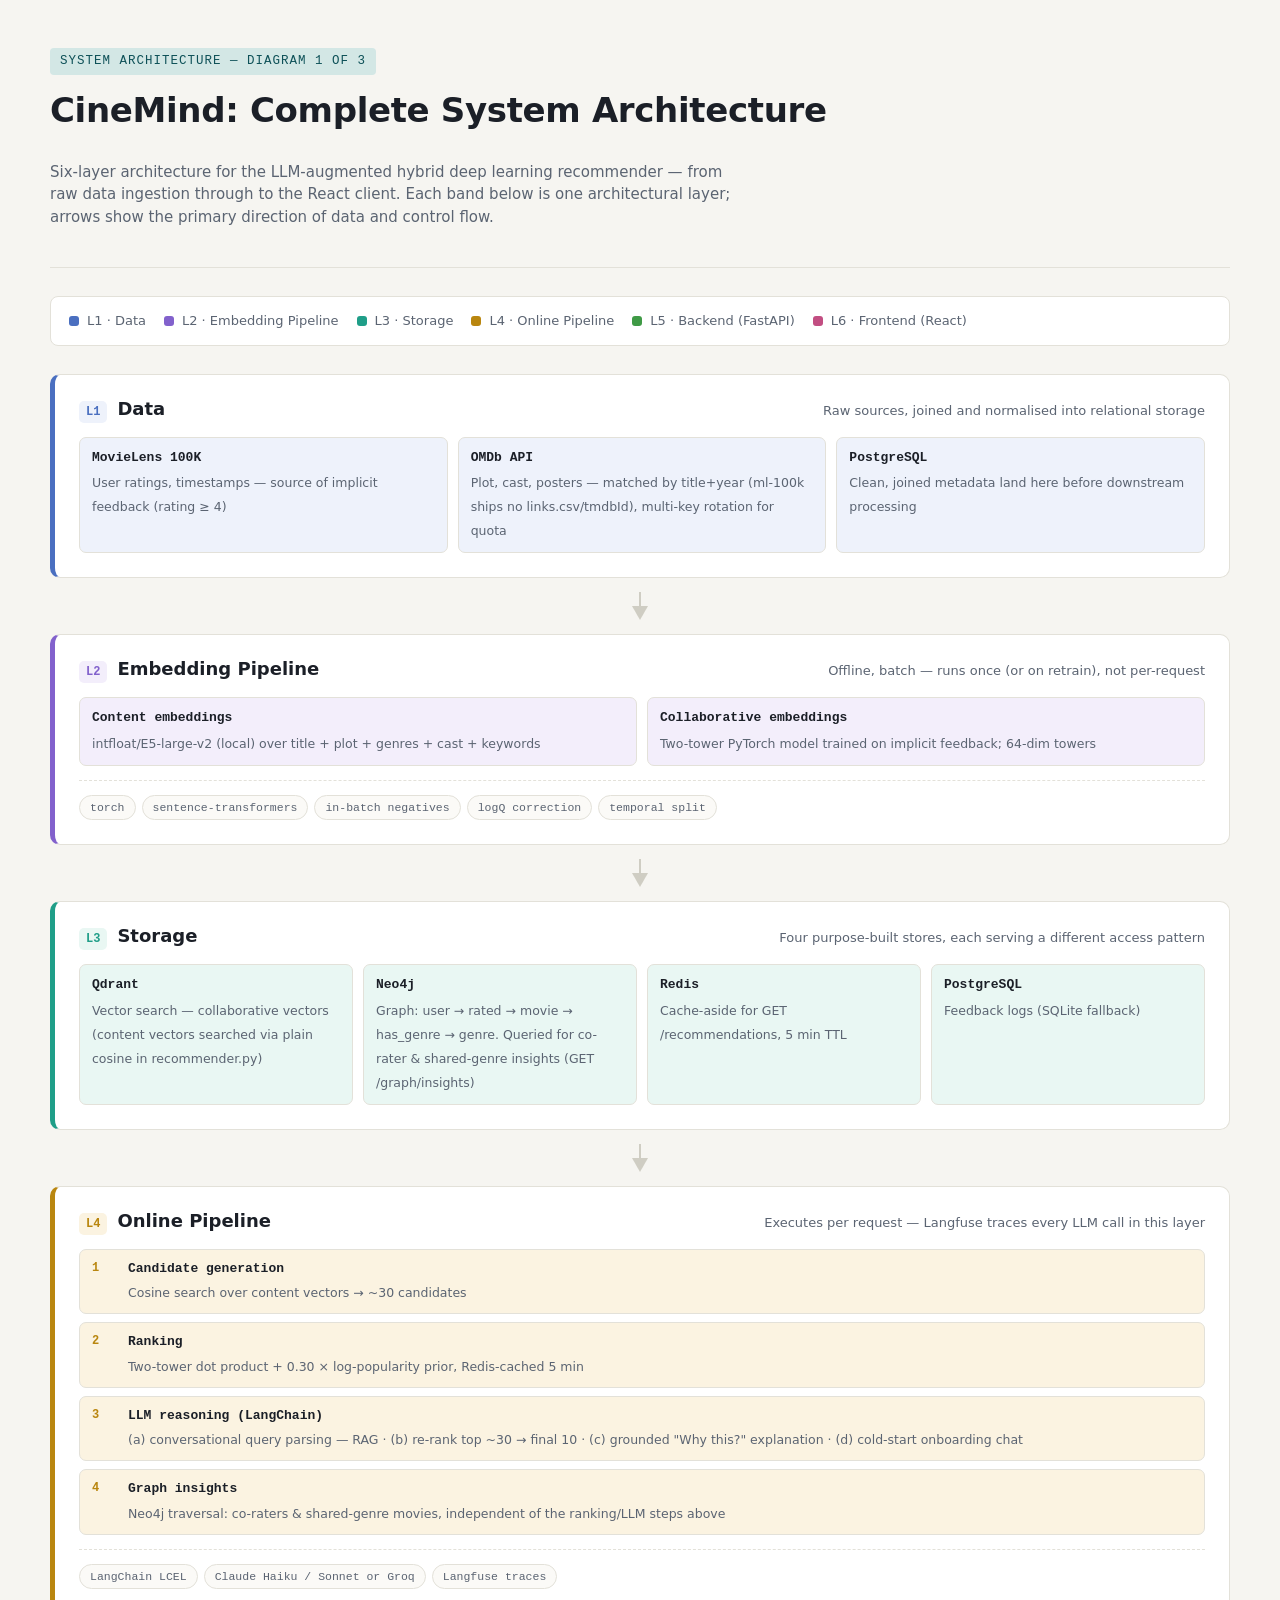
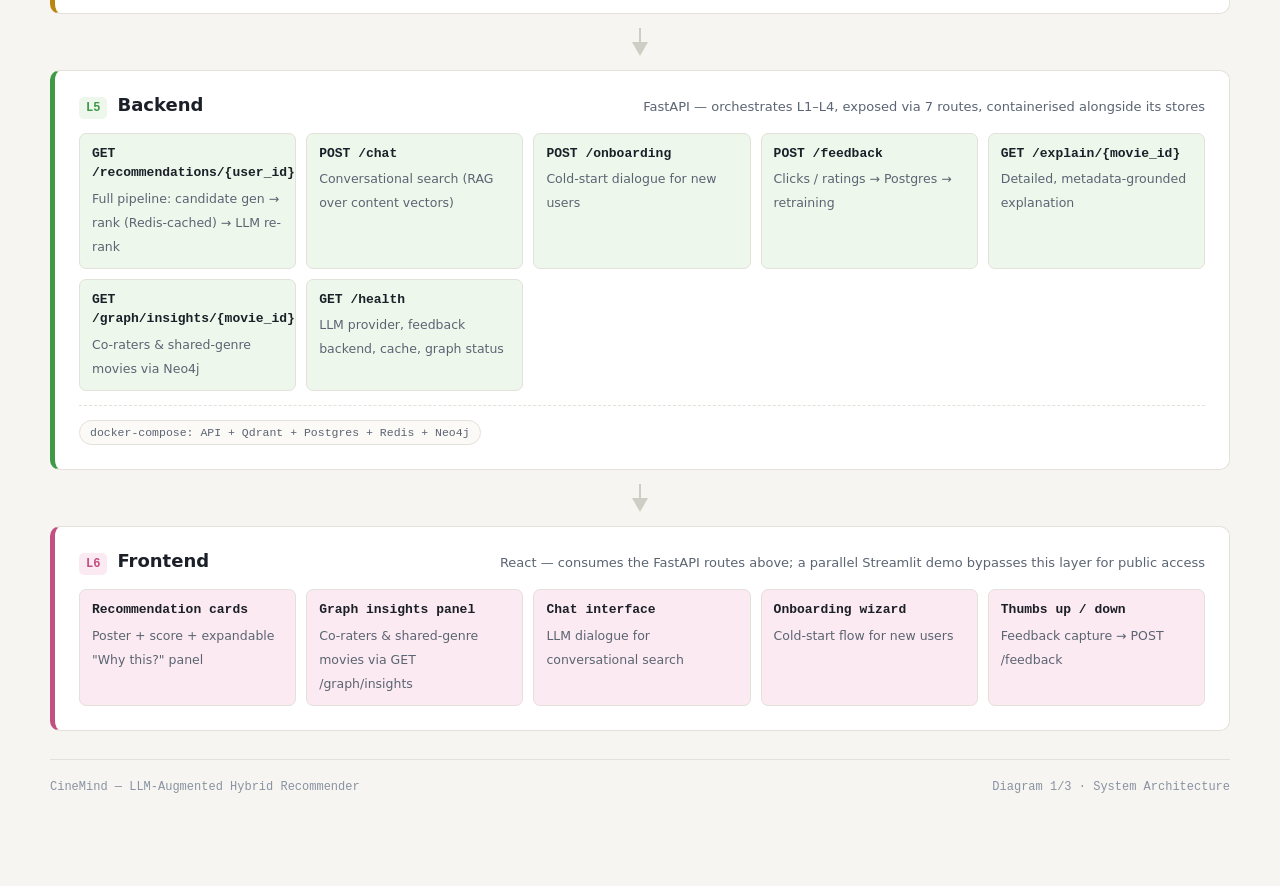
<file: cinemind_phase1/System Architecture/01_system_architecture.html>
<!DOCTYPE html>
<html lang="en">
<head>
<meta charset="UTF-8" />
<meta name="viewport" content="width=device-width, initial-scale=1.0" />
<title>CineMind — System Architecture</title>
<style>
  :root {
    --ground: #F6F5F1;
    --surface: #FFFFFF;
    --surface-2: #FBFAF7;
    --ink: #1B1F27;
    --muted: #5B6472;
    --faint: #8A93A2;
    --accent: #1E9AA6;
    --accent-ink: #0E5158;
    --line: #E3E1D9;
    --line-strong: #CFCDC3;

    --l1: #4A6FC0; --l1-bg: #EEF2FB;
    --l2: #8261CC; --l2-bg: #F3EEFB;
    --l3: #1F9E88; --l3-bg: #E9F7F3;
    --l4: #B9860F; --l4-bg: #FBF3E1;
    --l5: #3F9A46; --l5-bg: #EDF7EC;
    --l6: #C24E82; --l6-bg: #FBEAF1;

    --font-display: "Segoe UI Semibold", "Segoe UI", "Inter", ui-sans-serif, system-ui, sans-serif;
    --font-body: "Segoe UI", "Inter", ui-sans-serif, system-ui, sans-serif;
    --font-mono: "Cascadia Code", "Consolas", "SFMono-Regular", ui-monospace, monospace;
  }

  @media (prefers-color-scheme: dark) {
    :root {
      --ground: #12151C;
      --surface: #1A1F29;
      --surface-2: #1F2530;
      --ink: #E9EAEF;
      --muted: #9AA3B5;
      --faint: #656E80;
      --accent: #4FD3DE;
      --accent-ink: #B5F0F4;
      --line: #2A3140;
      --line-strong: #384152;

      --l1: #7C9CE8; --l1-bg: #1B2338;
      --l2: #B79BF0; --l2-bg: #241D38;
      --l3: #4FD1B8; --l3-bg: #142E29;
      --l4: #F0C463; --l4-bg: #332810;
      --l5: #82D18A; --l5-bg: #17301A;
      --l6: #F08FBB; --l6-bg: #351E29;
    }
  }
  :root[data-theme="dark"] {
    --ground: #12151C; --surface: #1A1F29; --surface-2: #1F2530;
    --ink: #E9EAEF; --muted: #9AA3B5; --faint: #656E80;
    --accent: #4FD3DE; --accent-ink: #B5F0F4;
    --line: #2A3140; --line-strong: #384152;
    --l1: #7C9CE8; --l1-bg: #1B2338; --l2: #B79BF0; --l2-bg: #241D38;
    --l3: #4FD1B8; --l3-bg: #142E29; --l4: #F0C463; --l4-bg: #332810;
    --l5: #82D18A; --l5-bg: #17301A; --l6: #F08FBB; --l6-bg: #351E29;
  }
  :root[data-theme="light"] {
    --ground: #F6F5F1; --surface: #FFFFFF; --surface-2: #FBFAF7;
    --ink: #1B1F27; --muted: #5B6472; --faint: #8A93A2;
    --accent: #1E9AA6; --accent-ink: #0E5158;
    --line: #E3E1D9; --line-strong: #CFCDC3;
    --l1: #4A6FC0; --l1-bg: #EEF2FB; --l2: #8261CC; --l2-bg: #F3EEFB;
    --l3: #1F9E88; --l3-bg: #E9F7F3; --l4: #B9860F; --l4-bg: #FBF3E1;
    --l5: #3F9A46; --l5-bg: #EDF7EC; --l6: #C24E82; --l6-bg: #FBEAF1;
  }

  * { box-sizing: border-box; }
  html, body { margin: 0; padding: 0; }
  body {
    background: var(--ground);
    color: var(--ink);
    font-family: var(--font-body);
    line-height: 1.5;
    padding: 48px 24px 96px;
  }
  .page {
    max-width: 1180px;
    margin: 0 auto;
    display: flex;
    flex-direction: column;
    gap: 28px;
  }

  /* Header */
  header.doc-head {
    display: flex;
    flex-direction: column;
    gap: 10px;
    padding-bottom: 24px;
    border-bottom: 1px solid var(--line);
  }
  .eyebrow {
    font-family: var(--font-mono);
    font-size: 12.5px;
    letter-spacing: 0.08em;
    text-transform: uppercase;
    color: var(--accent-ink);
    background: color-mix(in srgb, var(--accent) 16%, transparent);
    display: inline-flex;
    width: fit-content;
    padding: 4px 10px;
    border-radius: 4px;
  }
  h1 {
    font-family: var(--font-display);
    font-size: clamp(26px, 3.4vw, 34px);
    font-weight: 700;
    margin: 0;
    text-wrap: balance;
    letter-spacing: -0.01em;
  }
  .doc-sub {
    color: var(--muted);
    font-size: 15px;
    max-width: 72ch;
  }

  /* Legend */
  .legend {
    display: flex;
    flex-wrap: wrap;
    gap: 8px 18px;
    padding: 14px 18px;
    background: var(--surface);
    border: 1px solid var(--line);
    border-radius: 8px;
  }
  .legend-item { display: flex; align-items: center; gap: 8px; font-size: 13px; color: var(--muted); }
  .legend-dot { width: 10px; height: 10px; border-radius: 3px; flex: none; }

  /* Layer band */
  .layer {
    background: var(--surface);
    border: 1px solid var(--line);
    border-left: 5px solid var(--layer-c);
    border-radius: 10px;
    padding: 20px 24px 24px;
  }
  .layer-head {
    display: flex;
    align-items: baseline;
    justify-content: space-between;
    gap: 16px;
    flex-wrap: wrap;
    margin-bottom: 14px;
  }
  .layer-title-group { display: flex; align-items: baseline; gap: 10px; }
  .layer-num {
    font-family: var(--font-mono);
    font-size: 12px;
    color: var(--layer-c);
    background: var(--layer-bg);
    border-radius: 5px;
    padding: 2px 7px;
    font-weight: 700;
  }
  .layer-title { font-family: var(--font-display); font-size: 18px; font-weight: 700; }
  .layer-role { font-size: 13px; color: var(--muted); }

  .comp-grid {
    display: grid;
    grid-template-columns: repeat(auto-fit, minmax(210px, 1fr));
    gap: 10px;
  }
  .comp {
    background: var(--layer-bg);
    border: 1px solid var(--line);
    border-radius: 7px;
    padding: 10px 12px;
  }
  .comp-name {
    font-family: var(--font-mono);
    font-size: 13px;
    font-weight: 700;
    color: var(--ink);
    display: block;
    margin-bottom: 3px;
  }
  .comp-desc { font-size: 12.5px; color: var(--muted); line-height: 1.45; }

  /* sub-steps within a layer (ordered pipeline) */
  .steps {
    display: flex;
    flex-direction: column;
    gap: 8px;
    counter-reset: step;
  }
  .step {
    display: grid;
    grid-template-columns: 26px 1fr;
    gap: 10px;
    align-items: start;
    background: var(--layer-bg);
    border: 1px solid var(--line);
    border-radius: 7px;
    padding: 9px 12px;
  }
  .step-idx {
    counter-increment: step;
    font-family: var(--font-mono);
    font-weight: 700;
    font-size: 12px;
    color: var(--layer-c);
  }
  .step-idx::before { content: counter(step); }
  .step-body .comp-name { margin-bottom: 2px; }

  /* connector between bands */
  .connector {
    display: flex;
    justify-content: center;
    margin: -14px 0;
  }
  .connector svg { display: block; }
  .connector-line { stroke: var(--line-strong); stroke-width: 2; }
  .connector-arrow { fill: var(--line-strong); }

  /* stack tags row */
  .stackrow {
    display: flex;
    flex-wrap: wrap;
    gap: 6px;
    margin-top: 14px;
    padding-top: 14px;
    border-top: 1px dashed var(--line);
  }
  .tag {
    font-family: var(--font-mono);
    font-size: 11.5px;
    color: var(--muted);
    background: var(--surface-2);
    border: 1px solid var(--line);
    border-radius: 20px;
    padding: 3px 10px;
  }

  footer.doc-foot {
    display: flex;
    justify-content: space-between;
    color: var(--faint);
    font-size: 12px;
    font-family: var(--font-mono);
    padding-top: 18px;
    border-top: 1px solid var(--line);
    flex-wrap: wrap;
    gap: 8px;
  }

  @media (max-width: 640px) {
    body { padding: 28px 14px 64px; }
    .layer { padding: 16px 14px 18px; }
  }
</style>
</head>
<body>
<div class="page">

  <header class="doc-head">
    <span class="eyebrow">System Architecture — Diagram 1 of 3</span>
    <h1>CineMind: Complete System Architecture</h1>
    <p class="doc-sub">Six-layer architecture for the LLM-augmented hybrid deep learning recommender — from raw data ingestion through to the React client. Each band below is one architectural layer; arrows show the primary direction of data and control flow.</p>
  </header>

  <div class="legend">
    <div class="legend-item"><span class="legend-dot" style="background:var(--l1)"></span>L1 · Data</div>
    <div class="legend-item"><span class="legend-dot" style="background:var(--l2)"></span>L2 · Embedding Pipeline</div>
    <div class="legend-item"><span class="legend-dot" style="background:var(--l3)"></span>L3 · Storage</div>
    <div class="legend-item"><span class="legend-dot" style="background:var(--l4)"></span>L4 · Online Pipeline</div>
    <div class="legend-item"><span class="legend-dot" style="background:var(--l5)"></span>L5 · Backend (FastAPI)</div>
    <div class="legend-item"><span class="legend-dot" style="background:var(--l6)"></span>L6 · Frontend (React)</div>
  </div>

  <!-- LAYER 1 -->
  <section class="layer" style="--layer-c: var(--l1); --layer-bg: var(--l1-bg);">
    <div class="layer-head">
      <div class="layer-title-group">
        <span class="layer-num">L1</span>
        <span class="layer-title">Data</span>
      </div>
      <span class="layer-role">Raw sources, joined and normalised into relational storage</span>
    </div>
    <div class="comp-grid">
      <div class="comp"><span class="comp-name">MovieLens 100K</span><span class="comp-desc">User ratings, timestamps — source of implicit feedback (rating ≥ 4)</span></div>
      <div class="comp"><span class="comp-name">OMDb API</span><span class="comp-desc">Plot, cast, posters — matched by title+year (ml-100k ships no links.csv/tmdbId), multi-key rotation for quota</span></div>
      <div class="comp"><span class="comp-name">PostgreSQL</span><span class="comp-desc">Clean, joined metadata land here before downstream processing</span></div>
    </div>
  </section>

  <div class="connector"><svg width="24" height="28" viewBox="0 0 24 28"><line x1="12" y1="0" x2="12" y2="18" class="connector-line"/><polygon points="12,28 4,14 20,14" class="connector-arrow"/></svg></div>

  <!-- LAYER 2 -->
  <section class="layer" style="--layer-c: var(--l2); --layer-bg: var(--l2-bg);">
    <div class="layer-head">
      <div class="layer-title-group">
        <span class="layer-num">L2</span>
        <span class="layer-title">Embedding Pipeline</span>
      </div>
      <span class="layer-role">Offline, batch — runs once (or on retrain), not per-request</span>
    </div>
    <div class="comp-grid">
      <div class="comp"><span class="comp-name">Content embeddings</span><span class="comp-desc">intfloat/E5-large-v2 (local) over title + plot + genres + cast + keywords</span></div>
      <div class="comp"><span class="comp-name">Collaborative embeddings</span><span class="comp-desc">Two-tower PyTorch model trained on implicit feedback; 64-dim towers</span></div>
    </div>
    <div class="stackrow">
      <span class="tag">torch</span><span class="tag">sentence-transformers</span><span class="tag">in-batch negatives</span><span class="tag">logQ correction</span><span class="tag">temporal split</span>
    </div>
  </section>

  <div class="connector"><svg width="24" height="28" viewBox="0 0 24 28"><line x1="12" y1="0" x2="12" y2="18" class="connector-line"/><polygon points="12,28 4,14 20,14" class="connector-arrow"/></svg></div>

  <!-- LAYER 3 -->
  <section class="layer" style="--layer-c: var(--l3); --layer-bg: var(--l3-bg);">
    <div class="layer-head">
      <div class="layer-title-group">
        <span class="layer-num">L3</span>
        <span class="layer-title">Storage</span>
      </div>
      <span class="layer-role">Four purpose-built stores, each serving a different access pattern</span>
    </div>
    <div class="comp-grid">
      <div class="comp"><span class="comp-name">Qdrant</span><span class="comp-desc">Vector search — collaborative vectors (content vectors searched via plain cosine in recommender.py)</span></div>
      <div class="comp"><span class="comp-name">Neo4j</span><span class="comp-desc">Graph: user → rated → movie → has_genre → genre. Queried for co-rater &amp; shared-genre insights (GET /graph/insights)</span></div>
      <div class="comp"><span class="comp-name">Redis</span><span class="comp-desc">Cache-aside for GET /recommendations, 5 min TTL</span></div>
      <div class="comp"><span class="comp-name">PostgreSQL</span><span class="comp-desc">Feedback logs (SQLite fallback)</span></div>
    </div>
  </section>

  <div class="connector"><svg width="24" height="28" viewBox="0 0 24 28"><line x1="12" y1="0" x2="12" y2="18" class="connector-line"/><polygon points="12,28 4,14 20,14" class="connector-arrow"/></svg></div>

  <!-- LAYER 4 -->
  <section class="layer" style="--layer-c: var(--l4); --layer-bg: var(--l4-bg);">
    <div class="layer-head">
      <div class="layer-title-group">
        <span class="layer-num">L4</span>
        <span class="layer-title">Online Pipeline</span>
      </div>
      <span class="layer-role">Executes per request — Langfuse traces every LLM call in this layer</span>
    </div>
    <div class="steps">
      <div class="step">
        <span class="step-idx"></span>
        <div class="step-body">
          <span class="comp-name">Candidate generation</span>
          <span class="comp-desc">Cosine search over content vectors → ~30 candidates</span>
        </div>
      </div>
      <div class="step">
        <span class="step-idx"></span>
        <div class="step-body">
          <span class="comp-name">Ranking</span>
          <span class="comp-desc">Two-tower dot product + 0.30 × log-popularity prior, Redis-cached 5 min</span>
        </div>
      </div>
      <div class="step">
        <span class="step-idx"></span>
        <div class="step-body">
          <span class="comp-name">LLM reasoning (LangChain)</span>
          <span class="comp-desc">(a) conversational query parsing — RAG · (b) re-rank top ~30 → final 10 · (c) grounded "Why this?" explanation · (d) cold-start onboarding chat</span>
        </div>
      </div>
      <div class="step">
        <span class="step-idx"></span>
        <div class="step-body">
          <span class="comp-name">Graph insights</span>
          <span class="comp-desc">Neo4j traversal: co-raters &amp; shared-genre movies, independent of the ranking/LLM steps above</span>
        </div>
      </div>
    </div>
    <div class="stackrow">
      <span class="tag">LangChain LCEL</span><span class="tag">Claude Haiku / Sonnet or Groq</span><span class="tag">Langfuse traces</span>
    </div>
  </section>

  <div class="connector"><svg width="24" height="28" viewBox="0 0 24 28"><line x1="12" y1="0" x2="12" y2="18" class="connector-line"/><polygon points="12,28 4,14 20,14" class="connector-arrow"/></svg></div>

  <!-- LAYER 5 -->
  <section class="layer" style="--layer-c: var(--l5); --layer-bg: var(--l5-bg);">
    <div class="layer-head">
      <div class="layer-title-group">
        <span class="layer-num">L5</span>
        <span class="layer-title">Backend</span>
      </div>
      <span class="layer-role">FastAPI — orchestrates L1–L4, exposed via 7 routes, containerised alongside its stores</span>
    </div>
    <div class="comp-grid">
      <div class="comp"><span class="comp-name">GET /recommendations/{user_id}</span><span class="comp-desc">Full pipeline: candidate gen → rank (Redis-cached) → LLM re-rank</span></div>
      <div class="comp"><span class="comp-name">POST /chat</span><span class="comp-desc">Conversational search (RAG over content vectors)</span></div>
      <div class="comp"><span class="comp-name">POST /onboarding</span><span class="comp-desc">Cold-start dialogue for new users</span></div>
      <div class="comp"><span class="comp-name">POST /feedback</span><span class="comp-desc">Clicks / ratings → Postgres → retraining</span></div>
      <div class="comp"><span class="comp-name">GET /explain/{movie_id}</span><span class="comp-desc">Detailed, metadata-grounded explanation</span></div>
      <div class="comp"><span class="comp-name">GET /graph/insights/{movie_id}</span><span class="comp-desc">Co-raters &amp; shared-genre movies via Neo4j</span></div>
      <div class="comp"><span class="comp-name">GET /health</span><span class="comp-desc">LLM provider, feedback backend, cache, graph status</span></div>
    </div>
    <div class="stackrow">
      <span class="tag">docker-compose: API + Qdrant + Postgres + Redis + Neo4j</span>
    </div>
  </section>

  <div class="connector"><svg width="24" height="28" viewBox="0 0 24 28"><line x1="12" y1="0" x2="12" y2="18" class="connector-line"/><polygon points="12,28 4,14 20,14" class="connector-arrow"/></svg></div>

  <!-- LAYER 6 -->
  <section class="layer" style="--layer-c: var(--l6); --layer-bg: var(--l6-bg);">
    <div class="layer-head">
      <div class="layer-title-group">
        <span class="layer-num">L6</span>
        <span class="layer-title">Frontend</span>
      </div>
      <span class="layer-role">React — consumes the FastAPI routes above; a parallel Streamlit demo bypasses this layer for public access</span>
    </div>
    <div class="comp-grid">
      <div class="comp"><span class="comp-name">Recommendation cards</span><span class="comp-desc">Poster + score + expandable "Why this?" panel</span></div>
      <div class="comp"><span class="comp-name">Graph insights panel</span><span class="comp-desc">Co-raters &amp; shared-genre movies via GET /graph/insights</span></div>
      <div class="comp"><span class="comp-name">Chat interface</span><span class="comp-desc">LLM dialogue for conversational search</span></div>
      <div class="comp"><span class="comp-name">Onboarding wizard</span><span class="comp-desc">Cold-start flow for new users</span></div>
      <div class="comp"><span class="comp-name">Thumbs up / down</span><span class="comp-desc">Feedback capture → POST /feedback</span></div>
    </div>
  </section>

  <footer class="doc-foot">
    <span>CineMind — LLM-Augmented Hybrid Recommender</span>
    <span>Diagram 1/3 · System Architecture</span>
  </footer>

</div>
</body>
</html>
</file>
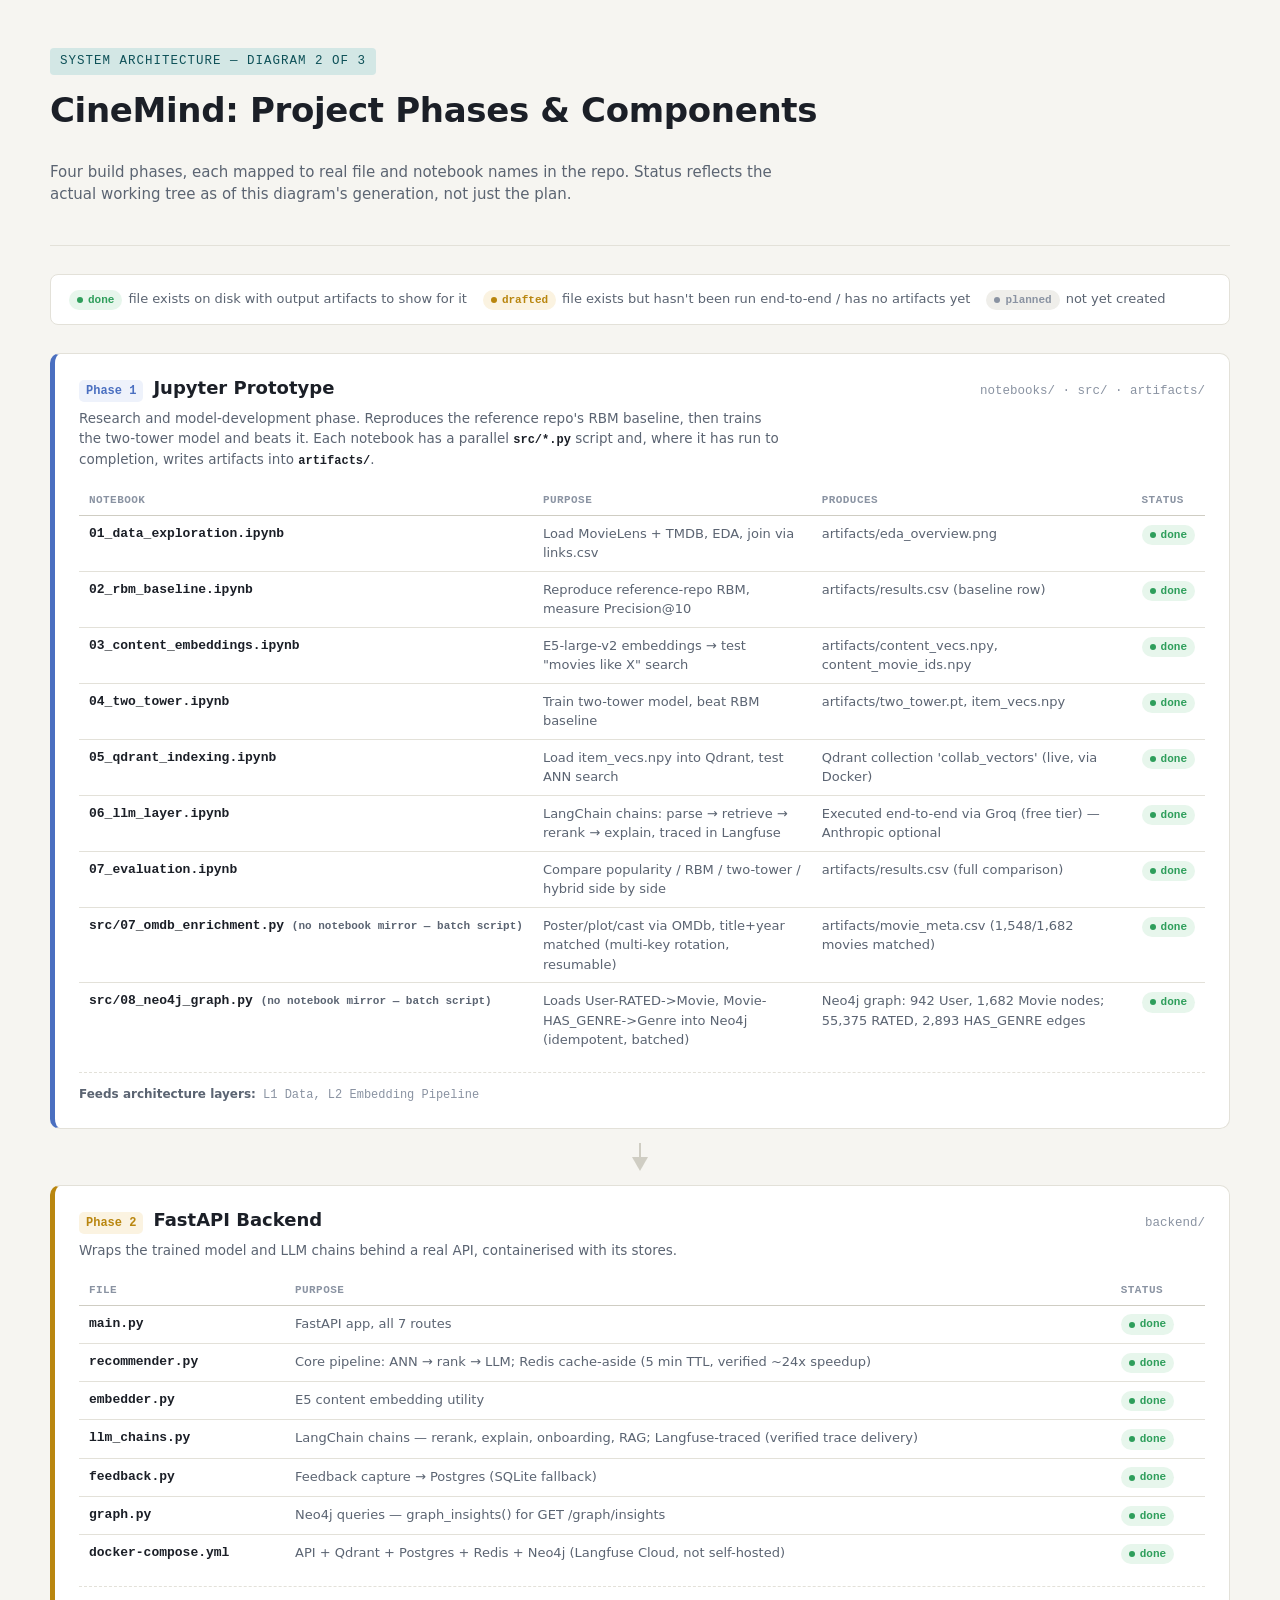
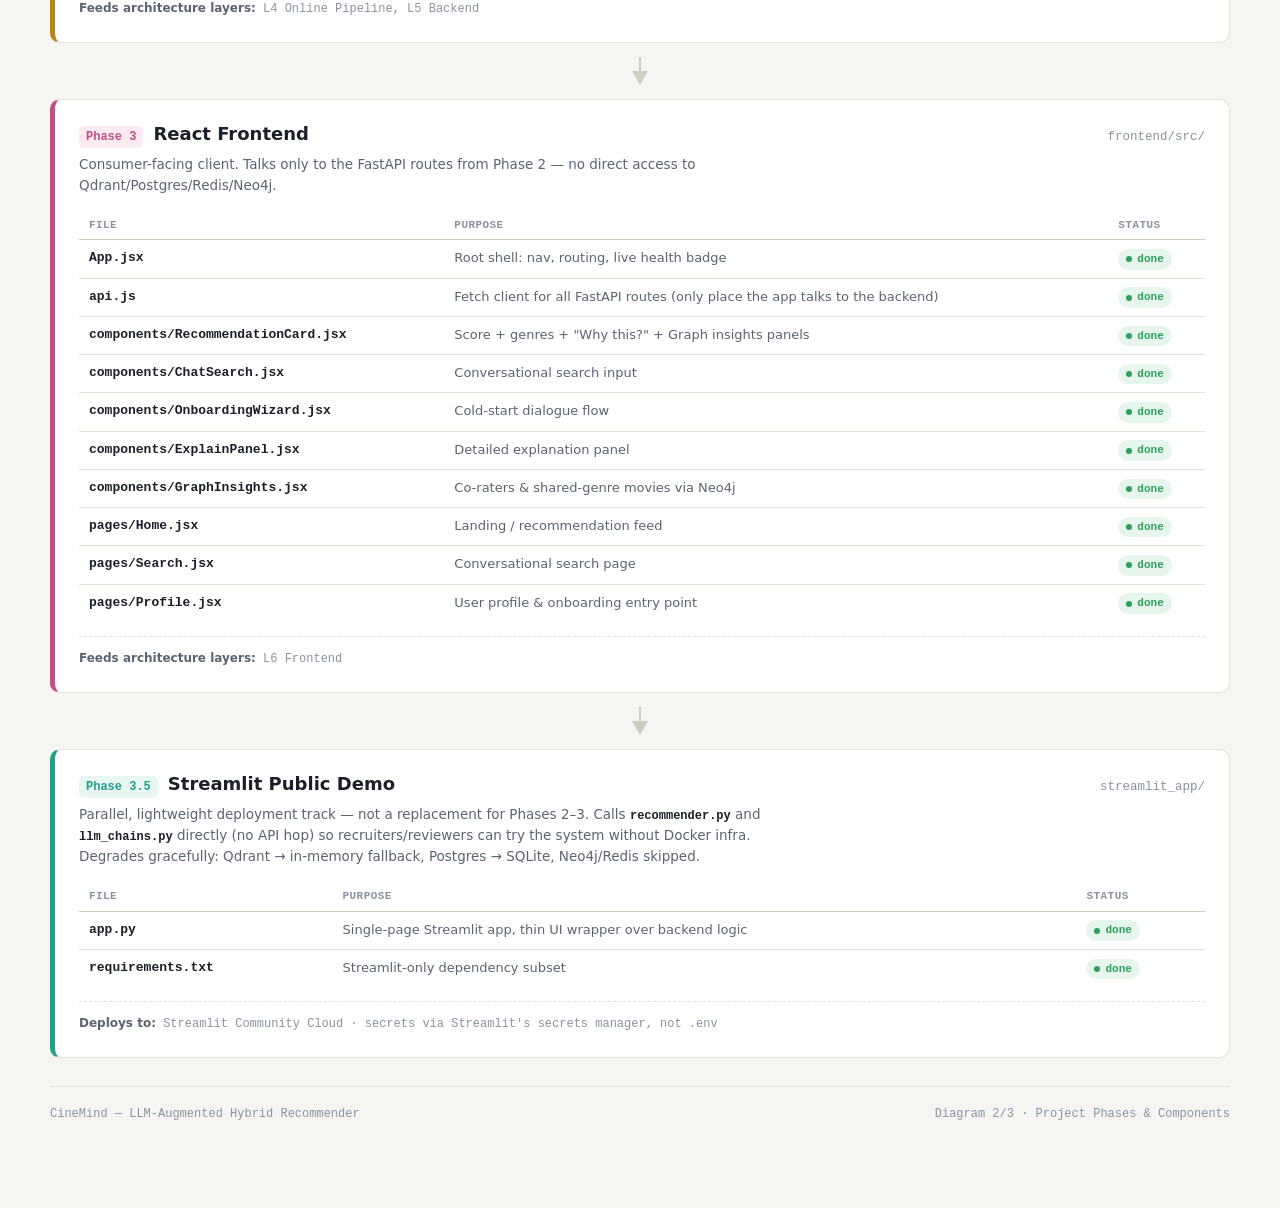
<file: cinemind_phase1/System Architecture/02_project_phases.html>
<!DOCTYPE html>
<html lang="en">
<head>
<meta charset="UTF-8" />
<meta name="viewport" content="width=device-width, initial-scale=1.0" />
<title>CineMind — Project Phases</title>
<style>
  :root {
    --ground: #F6F5F1; --surface: #FFFFFF; --surface-2: #FBFAF7;
    --ink: #1B1F27; --muted: #5B6472; --faint: #8A93A2;
    --accent: #1E9AA6; --accent-ink: #0E5158;
    --line: #E3E1D9; --line-strong: #CFCDC3;
    --l1: #4A6FC0; --l1-bg: #EEF2FB;
    --l2: #8261CC; --l2-bg: #F3EEFB;
    --l3: #1F9E88; --l3-bg: #E9F7F3;
    --l4: #B9860F; --l4-bg: #FBF3E1;
    --l5: #3F9A46; --l5-bg: #EDF7EC;
    --l6: #C24E82; --l6-bg: #FBEAF1;
    --done: #2E9E5B; --done-bg: #E7F6EC;
    --progress: #B9860F; --progress-bg: #FBF3E1;
    --todo: #8A93A2; --todo-bg: #EFEEEA;
    --font-display: "Segoe UI Semibold", "Segoe UI", "Inter", ui-sans-serif, system-ui, sans-serif;
    --font-body: "Segoe UI", "Inter", ui-sans-serif, system-ui, sans-serif;
    --font-mono: "Cascadia Code", "Consolas", "SFMono-Regular", ui-monospace, monospace;
  }
  @media (prefers-color-scheme: dark) {
    :root {
      --ground: #12151C; --surface: #1A1F29; --surface-2: #1F2530;
      --ink: #E9EAEF; --muted: #9AA3B5; --faint: #656E80;
      --accent: #4FD3DE; --accent-ink: #B5F0F4;
      --line: #2A3140; --line-strong: #384152;
      --l1: #7C9CE8; --l1-bg: #1B2338; --l2: #B79BF0; --l2-bg: #241D38;
      --l3: #4FD1B8; --l3-bg: #142E29; --l4: #F0C463; --l4-bg: #332810;
      --l5: #82D18A; --l5-bg: #17301A; --l6: #F08FBB; --l6-bg: #351E29;
      --done: #6FCB8F; --done-bg: #17301F; --progress: #F0C463; --progress-bg: #332810;
      --todo: #7A8497; --todo-bg: #1F2530;
    }
  }
  :root[data-theme="dark"] {
    --ground: #12151C; --surface: #1A1F29; --surface-2: #1F2530;
    --ink: #E9EAEF; --muted: #9AA3B5; --faint: #656E80;
    --accent: #4FD3DE; --accent-ink: #B5F0F4; --line: #2A3140; --line-strong: #384152;
    --l1: #7C9CE8; --l1-bg: #1B2338; --l2: #B79BF0; --l2-bg: #241D38;
    --l3: #4FD1B8; --l3-bg: #142E29; --l4: #F0C463; --l4-bg: #332810;
    --l5: #82D18A; --l5-bg: #17301A; --l6: #F08FBB; --l6-bg: #351E29;
    --done: #6FCB8F; --done-bg: #17301F; --progress: #F0C463; --progress-bg: #332810;
    --todo: #7A8497; --todo-bg: #1F2530;
  }
  :root[data-theme="light"] {
    --ground: #F6F5F1; --surface: #FFFFFF; --surface-2: #FBFAF7;
    --ink: #1B1F27; --muted: #5B6472; --faint: #8A93A2;
    --accent: #1E9AA6; --accent-ink: #0E5158; --line: #E3E1D9; --line-strong: #CFCDC3;
    --l1: #4A6FC0; --l1-bg: #EEF2FB; --l2: #8261CC; --l2-bg: #F3EEFB;
    --l3: #1F9E88; --l3-bg: #E9F7F3; --l4: #B9860F; --l4-bg: #FBF3E1;
    --l5: #3F9A46; --l5-bg: #EDF7EC; --l6: #C24E82; --l6-bg: #FBEAF1;
    --done: #2E9E5B; --done-bg: #E7F6EC; --progress: #B9860F; --progress-bg: #FBF3E1;
    --todo: #8A93A2; --todo-bg: #EFEEEA;
  }

  * { box-sizing: border-box; }
  html, body { margin: 0; padding: 0; }
  body {
    background: var(--ground); color: var(--ink); font-family: var(--font-body);
    line-height: 1.5; padding: 48px 24px 96px;
  }
  .page { max-width: 1180px; margin: 0 auto; display: flex; flex-direction: column; gap: 28px; }

  header.doc-head { display: flex; flex-direction: column; gap: 10px; padding-bottom: 24px; border-bottom: 1px solid var(--line); }
  .eyebrow {
    font-family: var(--font-mono); font-size: 12.5px; letter-spacing: 0.08em; text-transform: uppercase;
    color: var(--accent-ink); background: color-mix(in srgb, var(--accent) 16%, transparent);
    display: inline-flex; width: fit-content; padding: 4px 10px; border-radius: 4px;
  }
  h1 { font-family: var(--font-display); font-size: clamp(26px, 3.4vw, 34px); font-weight: 700; margin: 0; text-wrap: balance; letter-spacing: -0.01em; }
  .doc-sub { color: var(--muted); font-size: 15px; max-width: 76ch; }

  .status-legend { display: flex; flex-wrap: wrap; gap: 16px; padding: 14px 18px; background: var(--surface); border: 1px solid var(--line); border-radius: 8px; font-size: 13px; color: var(--muted); }
  .status-legend .pill { margin-right: 6px; }

  .phase {
    background: var(--surface); border: 1px solid var(--line); border-left: 5px solid var(--layer-c);
    border-radius: 10px; padding: 20px 24px 24px;
  }
  .phase-head { display: flex; align-items: baseline; justify-content: space-between; gap: 16px; flex-wrap: wrap; margin-bottom: 6px; }
  .phase-title-group { display: flex; align-items: baseline; gap: 10px; }
  .phase-num { font-family: var(--font-mono); font-size: 12px; color: var(--layer-c); background: var(--layer-bg); border-radius: 5px; padding: 2px 7px; font-weight: 700; }
  .phase-title { font-family: var(--font-display); font-size: 18px; font-weight: 700; }
  .phase-dir { font-family: var(--font-mono); font-size: 12.5px; color: var(--faint); }
  .phase-desc { font-size: 13.5px; color: var(--muted); margin: 4px 0 16px; max-width: 82ch; }

  table.filetable { width: 100%; border-collapse: collapse; font-size: 13px; }
  table.filetable th {
    text-align: left; font-family: var(--font-mono); font-size: 11px; text-transform: uppercase; letter-spacing: 0.04em;
    color: var(--faint); font-weight: 600; padding: 6px 10px; border-bottom: 1px solid var(--line-strong);
  }
  table.filetable td { padding: 8px 10px; border-bottom: 1px solid var(--line); vertical-align: top; }
  table.filetable tr:last-child td { border-bottom: none; }
  .fname { font-family: var(--font-mono); font-weight: 700; font-size: 13px; color: var(--ink); white-space: nowrap; }
  .fdesc { color: var(--muted); }
  .pill {
    display: inline-flex; align-items: center; gap: 5px; font-family: var(--font-mono); font-size: 11px;
    padding: 2px 8px; border-radius: 20px; white-space: nowrap; font-weight: 600;
  }
  .pill::before { content: ""; width: 6px; height: 6px; border-radius: 50%; }
  .pill.done { color: var(--done); background: var(--done-bg); }
  .pill.done::before { background: var(--done); }
  .pill.progress { color: var(--progress); background: var(--progress-bg); }
  .pill.progress::before { background: var(--progress); }
  .pill.todo { color: var(--todo); background: var(--todo-bg); }
  .pill.todo::before { background: var(--todo); }

  .layermap { margin-top: 14px; padding-top: 12px; border-top: 1px dashed var(--line); font-size: 12px; color: var(--faint); font-family: var(--font-mono); }
  .layermap b { color: var(--muted); font-family: var(--font-body); font-weight: 600; }

  .connector { display: flex; justify-content: center; margin: -14px 0; }
  .connector-line { stroke: var(--line-strong); stroke-width: 2; }
  .connector-arrow { fill: var(--line-strong); }

  .tablewrap { overflow-x: auto; }

  footer.doc-foot {
    display: flex; justify-content: space-between; color: var(--faint); font-size: 12px; font-family: var(--font-mono);
    padding-top: 18px; border-top: 1px solid var(--line); flex-wrap: wrap; gap: 8px;
  }
  @media (max-width: 640px) {
    body { padding: 28px 14px 64px; }
    .phase { padding: 16px 14px 18px; }
  }
</style>
</head>
<body>
<div class="page">

  <header class="doc-head">
    <span class="eyebrow">System Architecture — Diagram 2 of 3</span>
    <h1>CineMind: Project Phases &amp; Components</h1>
    <p class="doc-sub">Four build phases, each mapped to real file and notebook names in the repo. Status reflects the actual working tree as of this diagram's generation, not just the plan.</p>
  </header>

  <div class="status-legend">
    <span><span class="pill done">done</span>file exists on disk with output artifacts to show for it</span>
    <span><span class="pill progress">drafted</span>file exists but hasn't been run end-to-end / has no artifacts yet</span>
    <span><span class="pill todo">planned</span>not yet created</span>
  </div>

  <!-- PHASE 1 -->
  <section class="phase" style="--layer-c: var(--l1); --layer-bg: var(--l1-bg);">
    <div class="phase-head">
      <div class="phase-title-group">
        <span class="phase-num">Phase 1</span>
        <span class="phase-title">Jupyter Prototype</span>
      </div>
      <span class="phase-dir">notebooks/  ·  src/  ·  artifacts/</span>
    </div>
    <p class="phase-desc">Research and model-development phase. Reproduces the reference repo's RBM baseline, then trains the two-tower model and beats it. Each notebook has a parallel <span class="fname" style="font-size:12px">src/*.py</span> script and, where it has run to completion, writes artifacts into <span class="fname" style="font-size:12px">artifacts/</span>.</p>
    <div class="tablewrap">
    <table class="filetable">
      <tr><th>Notebook</th><th>Purpose</th><th>Produces</th><th>Status</th></tr>
      <tr>
        <td class="fname">01_data_exploration.ipynb</td>
        <td class="fdesc">Load MovieLens + TMDB, EDA, join via links.csv</td>
        <td class="fdesc">artifacts/eda_overview.png</td>
        <td><span class="pill done">done</span></td>
      </tr>
      <tr>
        <td class="fname">02_rbm_baseline.ipynb</td>
        <td class="fdesc">Reproduce reference-repo RBM, measure Precision@10</td>
        <td class="fdesc">artifacts/results.csv (baseline row)</td>
        <td><span class="pill done">done</span></td>
      </tr>
      <tr>
        <td class="fname">03_content_embeddings.ipynb</td>
        <td class="fdesc">E5-large-v2 embeddings → test "movies like X" search</td>
        <td class="fdesc">artifacts/content_vecs.npy, content_movie_ids.npy</td>
        <td><span class="pill done">done</span></td>
      </tr>
      <tr>
        <td class="fname">04_two_tower.ipynb</td>
        <td class="fdesc">Train two-tower model, beat RBM baseline</td>
        <td class="fdesc">artifacts/two_tower.pt, item_vecs.npy</td>
        <td><span class="pill done">done</span></td>
      </tr>
      <tr>
        <td class="fname">05_qdrant_indexing.ipynb</td>
        <td class="fdesc">Load item_vecs.npy into Qdrant, test ANN search</td>
        <td class="fdesc">Qdrant collection 'collab_vectors' (live, via Docker)</td>
        <td><span class="pill done">done</span></td>
      </tr>
      <tr>
        <td class="fname">06_llm_layer.ipynb</td>
        <td class="fdesc">LangChain chains: parse → retrieve → rerank → explain, traced in Langfuse</td>
        <td class="fdesc">Executed end-to-end via Groq (free tier) — Anthropic optional</td>
        <td><span class="pill done">done</span></td>
      </tr>
      <tr>
        <td class="fname">07_evaluation.ipynb</td>
        <td class="fdesc">Compare popularity / RBM / two-tower / hybrid side by side</td>
        <td class="fdesc">artifacts/results.csv (full comparison)</td>
        <td><span class="pill done">done</span></td>
      </tr>
      <tr>
        <td class="fname">src/07_omdb_enrichment.py <span class="fdesc" style="font-size:11px">(no notebook mirror — batch script)</span></td>
        <td class="fdesc">Poster/plot/cast via OMDb, title+year matched (multi-key rotation, resumable)</td>
        <td class="fdesc">artifacts/movie_meta.csv (1,548/1,682 movies matched)</td>
        <td><span class="pill done">done</span></td>
      </tr>
      <tr>
        <td class="fname">src/08_neo4j_graph.py <span class="fdesc" style="font-size:11px">(no notebook mirror — batch script)</span></td>
        <td class="fdesc">Loads User-RATED->Movie, Movie-HAS_GENRE->Genre into Neo4j (idempotent, batched)</td>
        <td class="fdesc">Neo4j graph: 942 User, 1,682 Movie nodes; 55,375 RATED, 2,893 HAS_GENRE edges</td>
        <td><span class="pill done">done</span></td>
      </tr>
    </table>
    </div>
    <div class="layermap"><b>Feeds architecture layers:</b> L1 Data, L2 Embedding Pipeline</div>
  </section>

  <div class="connector"><svg width="24" height="28" viewBox="0 0 24 28"><line x1="12" y1="0" x2="12" y2="18" class="connector-line"/><polygon points="12,28 4,14 20,14" class="connector-arrow"/></svg></div>

  <!-- PHASE 2 -->
  <section class="phase" style="--layer-c: var(--l4); --layer-bg: var(--l4-bg);">
    <div class="phase-head">
      <div class="phase-title-group">
        <span class="phase-num">Phase 2</span>
        <span class="phase-title">FastAPI Backend</span>
      </div>
      <span class="phase-dir">backend/</span>
    </div>
    <p class="phase-desc">Wraps the trained model and LLM chains behind a real API, containerised with its stores.</p>
    <div class="tablewrap">
    <table class="filetable">
      <tr><th>File</th><th>Purpose</th><th>Status</th></tr>
      <tr><td class="fname">main.py</td><td class="fdesc">FastAPI app, all 7 routes</td><td><span class="pill done">done</span></td></tr>
      <tr><td class="fname">recommender.py</td><td class="fdesc">Core pipeline: ANN → rank → LLM; Redis cache-aside (5 min TTL, verified ~24x speedup)</td><td><span class="pill done">done</span></td></tr>
      <tr><td class="fname">embedder.py</td><td class="fdesc">E5 content embedding utility</td><td><span class="pill done">done</span></td></tr>
      <tr><td class="fname">llm_chains.py</td><td class="fdesc">LangChain chains — rerank, explain, onboarding, RAG; Langfuse-traced (verified trace delivery)</td><td><span class="pill done">done</span></td></tr>
      <tr><td class="fname">feedback.py</td><td class="fdesc">Feedback capture → Postgres (SQLite fallback)</td><td><span class="pill done">done</span></td></tr>
      <tr><td class="fname">graph.py</td><td class="fdesc">Neo4j queries — graph_insights() for GET /graph/insights</td><td><span class="pill done">done</span></td></tr>
      <tr><td class="fname">docker-compose.yml</td><td class="fdesc">API + Qdrant + Postgres + Redis + Neo4j (Langfuse Cloud, not self-hosted)</td><td><span class="pill done">done</span></td></tr>
    </table>
    </div>
    <div class="layermap"><b>Feeds architecture layers:</b> L4 Online Pipeline, L5 Backend</div>
  </section>

  <div class="connector"><svg width="24" height="28" viewBox="0 0 24 28"><line x1="12" y1="0" x2="12" y2="18" class="connector-line"/><polygon points="12,28 4,14 20,14" class="connector-arrow"/></svg></div>

  <!-- PHASE 3 -->
  <section class="phase" style="--layer-c: var(--l6); --layer-bg: var(--l6-bg);">
    <div class="phase-head">
      <div class="phase-title-group">
        <span class="phase-num">Phase 3</span>
        <span class="phase-title">React Frontend</span>
      </div>
      <span class="phase-dir">frontend/src/</span>
    </div>
    <p class="phase-desc">Consumer-facing client. Talks only to the FastAPI routes from Phase 2 — no direct access to Qdrant/Postgres/Redis/Neo4j.</p>
    <div class="tablewrap">
    <table class="filetable">
      <tr><th>File</th><th>Purpose</th><th>Status</th></tr>
      <tr><td class="fname">App.jsx</td><td class="fdesc">Root shell: nav, routing, live health badge</td><td><span class="pill done">done</span></td></tr>
      <tr><td class="fname">api.js</td><td class="fdesc">Fetch client for all FastAPI routes (only place the app talks to the backend)</td><td><span class="pill done">done</span></td></tr>
      <tr><td class="fname">components/RecommendationCard.jsx</td><td class="fdesc">Score + genres + "Why this?" + Graph insights panels</td><td><span class="pill done">done</span></td></tr>
      <tr><td class="fname">components/ChatSearch.jsx</td><td class="fdesc">Conversational search input</td><td><span class="pill done">done</span></td></tr>
      <tr><td class="fname">components/OnboardingWizard.jsx</td><td class="fdesc">Cold-start dialogue flow</td><td><span class="pill done">done</span></td></tr>
      <tr><td class="fname">components/ExplainPanel.jsx</td><td class="fdesc">Detailed explanation panel</td><td><span class="pill done">done</span></td></tr>
      <tr><td class="fname">components/GraphInsights.jsx</td><td class="fdesc">Co-raters &amp; shared-genre movies via Neo4j</td><td><span class="pill done">done</span></td></tr>
      <tr><td class="fname">pages/Home.jsx</td><td class="fdesc">Landing / recommendation feed</td><td><span class="pill done">done</span></td></tr>
      <tr><td class="fname">pages/Search.jsx</td><td class="fdesc">Conversational search page</td><td><span class="pill done">done</span></td></tr>
      <tr><td class="fname">pages/Profile.jsx</td><td class="fdesc">User profile &amp; onboarding entry point</td><td><span class="pill done">done</span></td></tr>
    </table>
    </div>
    <div class="layermap"><b>Feeds architecture layers:</b> L6 Frontend</div>
  </section>

  <div class="connector"><svg width="24" height="28" viewBox="0 0 24 28"><line x1="12" y1="0" x2="12" y2="18" class="connector-line"/><polygon points="12,28 4,14 20,14" class="connector-arrow"/></svg></div>

  <!-- PHASE 3.5 -->
  <section class="phase" style="--layer-c: var(--l3); --layer-bg: var(--l3-bg);">
    <div class="phase-head">
      <div class="phase-title-group">
        <span class="phase-num">Phase 3.5</span>
        <span class="phase-title">Streamlit Public Demo</span>
      </div>
      <span class="phase-dir">streamlit_app/</span>
    </div>
    <p class="phase-desc">Parallel, lightweight deployment track — not a replacement for Phases 2–3. Calls <span class="fname" style="font-size:12px">recommender.py</span> and <span class="fname" style="font-size:12px">llm_chains.py</span> directly (no API hop) so recruiters/reviewers can try the system without Docker infra. Degrades gracefully: Qdrant → in-memory fallback, Postgres → SQLite, Neo4j/Redis skipped.</p>
    <div class="tablewrap">
    <table class="filetable">
      <tr><th>File</th><th>Purpose</th><th>Status</th></tr>
      <tr><td class="fname">app.py</td><td class="fdesc">Single-page Streamlit app, thin UI wrapper over backend logic</td><td><span class="pill done">done</span></td></tr>
      <tr><td class="fname">requirements.txt</td><td class="fdesc">Streamlit-only dependency subset</td><td><span class="pill done">done</span></td></tr>
    </table>
    </div>
    <div class="layermap"><b>Deploys to:</b> Streamlit Community Cloud · secrets via Streamlit's secrets manager, not .env</div>
  </section>

  <footer class="doc-foot">
    <span>CineMind — LLM-Augmented Hybrid Recommender</span>
    <span>Diagram 2/3 · Project Phases &amp; Components</span>
  </footer>

</div>
</body>
</html>
</file>
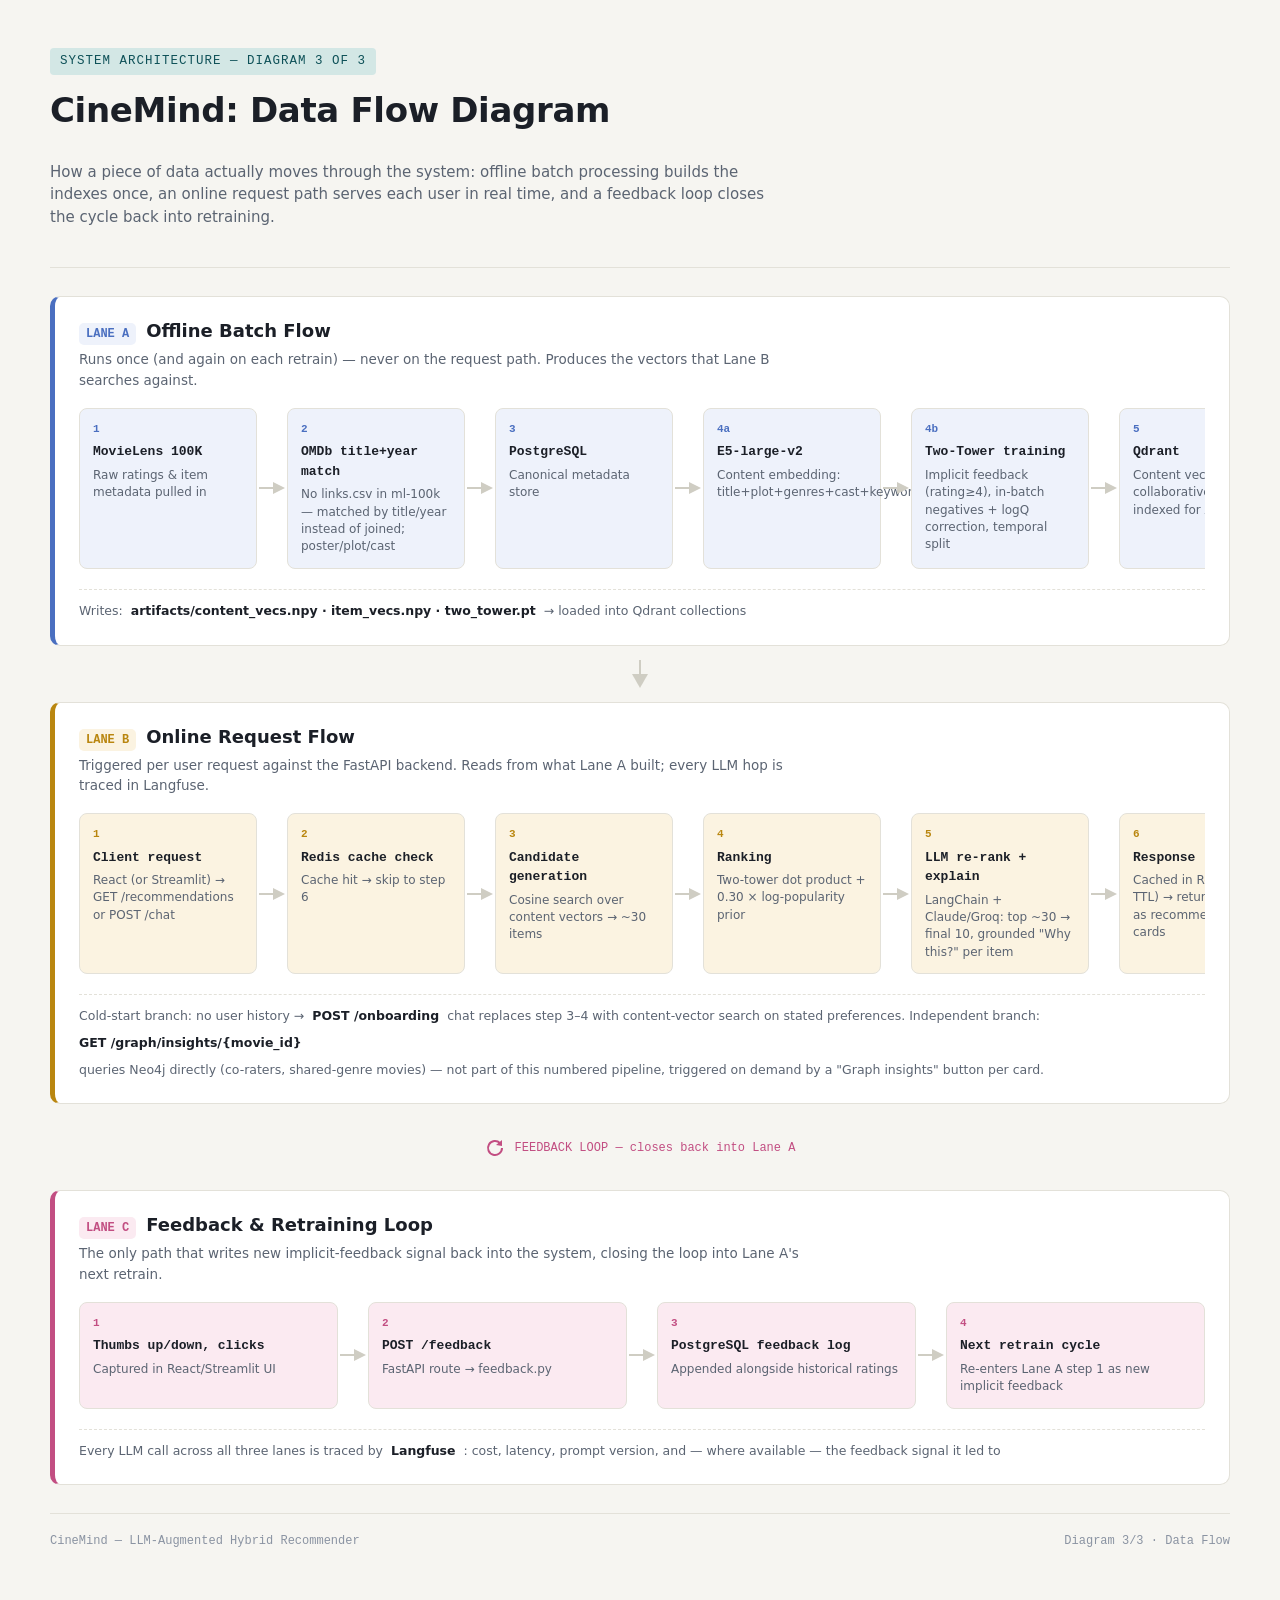
<file: cinemind_phase1/System Architecture/03_data_flow_diagram.html>
<!DOCTYPE html>
<html lang="en">
<head>
<meta charset="UTF-8" />
<meta name="viewport" content="width=device-width, initial-scale=1.0" />
<title>CineMind — Data Flow Diagram</title>
<style>
  :root {
    --ground: #F6F5F1; --surface: #FFFFFF; --surface-2: #FBFAF7;
    --ink: #1B1F27; --muted: #5B6472; --faint: #8A93A2;
    --accent: #1E9AA6; --accent-ink: #0E5158;
    --line: #E3E1D9; --line-strong: #CFCDC3;
    --offline: #4A6FC0; --offline-bg: #EEF2FB;
    --online: #B9860F; --online-bg: #FBF3E1;
    --feedback: #C24E82; --feedback-bg: #FBEAF1;
    --font-display: "Segoe UI Semibold", "Segoe UI", "Inter", ui-sans-serif, system-ui, sans-serif;
    --font-body: "Segoe UI", "Inter", ui-sans-serif, system-ui, sans-serif;
    --font-mono: "Cascadia Code", "Consolas", "SFMono-Regular", ui-monospace, monospace;
  }
  @media (prefers-color-scheme: dark) {
    :root {
      --ground: #12151C; --surface: #1A1F29; --surface-2: #1F2530;
      --ink: #E9EAEF; --muted: #9AA3B5; --faint: #656E80;
      --accent: #4FD3DE; --accent-ink: #B5F0F4; --line: #2A3140; --line-strong: #384152;
      --offline: #7C9CE8; --offline-bg: #1B2338;
      --online: #F0C463; --online-bg: #332810;
      --feedback: #F08FBB; --feedback-bg: #351E29;
    }
  }
  :root[data-theme="dark"] {
    --ground: #12151C; --surface: #1A1F29; --surface-2: #1F2530;
    --ink: #E9EAEF; --muted: #9AA3B5; --faint: #656E80;
    --accent: #4FD3DE; --accent-ink: #B5F0F4; --line: #2A3140; --line-strong: #384152;
    --offline: #7C9CE8; --offline-bg: #1B2338; --online: #F0C463; --online-bg: #332810;
    --feedback: #F08FBB; --feedback-bg: #351E29;
  }
  :root[data-theme="light"] {
    --ground: #F6F5F1; --surface: #FFFFFF; --surface-2: #FBFAF7;
    --ink: #1B1F27; --muted: #5B6472; --faint: #8A93A2;
    --accent: #1E9AA6; --accent-ink: #0E5158; --line: #E3E1D9; --line-strong: #CFCDC3;
    --offline: #4A6FC0; --offline-bg: #EEF2FB; --online: #B9860F; --online-bg: #FBF3E1;
    --feedback: #C24E82; --feedback-bg: #FBEAF1;
  }

  * { box-sizing: border-box; }
  html, body { margin: 0; padding: 0; }
  body { background: var(--ground); color: var(--ink); font-family: var(--font-body); line-height: 1.5; padding: 48px 24px 96px; }
  .page { max-width: 1180px; margin: 0 auto; display: flex; flex-direction: column; gap: 28px; }

  header.doc-head { display: flex; flex-direction: column; gap: 10px; padding-bottom: 24px; border-bottom: 1px solid var(--line); }
  .eyebrow {
    font-family: var(--font-mono); font-size: 12.5px; letter-spacing: 0.08em; text-transform: uppercase;
    color: var(--accent-ink); background: color-mix(in srgb, var(--accent) 16%, transparent);
    display: inline-flex; width: fit-content; padding: 4px 10px; border-radius: 4px;
  }
  h1 { font-family: var(--font-display); font-size: clamp(26px, 3.4vw, 34px); font-weight: 700; margin: 0; text-wrap: balance; letter-spacing: -0.01em; }
  .doc-sub { color: var(--muted); font-size: 15px; max-width: 76ch; }

  .swimlane {
    background: var(--surface); border: 1px solid var(--line); border-left: 5px solid var(--lane-c);
    border-radius: 10px; padding: 20px 24px 24px;
  }
  .lane-head { display: flex; align-items: baseline; gap: 10px; margin-bottom: 4px; flex-wrap: wrap; }
  .lane-tag {
    font-family: var(--font-mono); font-size: 12px; color: var(--lane-c); background: var(--lane-bg);
    border-radius: 5px; padding: 2px 7px; font-weight: 700;
  }
  .lane-title { font-family: var(--font-display); font-size: 18px; font-weight: 700; }
  .lane-sub { font-size: 13.5px; color: var(--muted); margin: 4px 0 18px; max-width: 84ch; }

  /* horizontal pipeline of steps */
  .pipeline {
    display: flex; align-items: stretch; gap: 0;
    overflow-x: auto;
    padding-bottom: 6px;
  }
  .pstep {
    flex: 1 1 190px; min-width: 178px;
    background: var(--lane-bg); border: 1px solid var(--line); border-radius: 8px;
    padding: 12px 13px; display: flex; flex-direction: column; gap: 5px;
  }
  .pstep .pnum { font-family: var(--font-mono); font-size: 11px; font-weight: 700; color: var(--lane-c); }
  .pstep .pname { font-family: var(--font-mono); font-size: 13px; font-weight: 700; }
  .pstep .pdesc { font-size: 12px; color: var(--muted); line-height: 1.45; }
  .parrow {
    flex: 0 0 30px; display: flex; align-items: center; justify-content: center; color: var(--line-strong);
  }
  .parrow svg { display: block; }

  .lane-foot {
    margin-top: 14px; padding-top: 12px; border-top: 1px dashed var(--line);
    font-size: 12.5px; color: var(--muted); display: flex; gap: 8px; align-items: baseline; flex-wrap: wrap;
  }
  .lane-foot b { color: var(--ink); font-weight: 600; }

  .connector { display: flex; justify-content: center; margin: -14px 0; }
  .connector-line { stroke: var(--line-strong); stroke-width: 2; }
  .connector-arrow { fill: var(--line-strong); }

  /* feedback loop */
  .loopwrap { position: relative; padding: 6px 0 4px; }
  .loop-note {
    display: flex; align-items: center; gap: 10px; justify-content: center;
    font-family: var(--font-mono); font-size: 12px; color: var(--feedback);
  }
  .loop-note svg { flex: none; }

  footer.doc-foot {
    display: flex; justify-content: space-between; color: var(--faint); font-size: 12px; font-family: var(--font-mono);
    padding-top: 18px; border-top: 1px solid var(--line); flex-wrap: wrap; gap: 8px;
  }
  @media (max-width: 640px) {
    body { padding: 28px 14px 64px; }
    .swimlane { padding: 16px 14px 18px; }
    .pipeline { flex-direction: column; }
    .parrow { transform: rotate(90deg); margin: -6px 0; }
  }
</style>
</head>
<body>
<div class="page">

  <header class="doc-head">
    <span class="eyebrow">System Architecture — Diagram 3 of 3</span>
    <h1>CineMind: Data Flow Diagram</h1>
    <p class="doc-sub">How a piece of data actually moves through the system: offline batch processing builds the indexes once, an online request path serves each user in real time, and a feedback loop closes the cycle back into retraining.</p>
  </header>

  <!-- LANE A: OFFLINE -->
  <section class="swimlane" style="--lane-c: var(--offline); --lane-bg: var(--offline-bg);">
    <div class="lane-head">
      <span class="lane-tag">LANE A</span>
      <span class="lane-title">Offline Batch Flow</span>
    </div>
    <p class="lane-sub">Runs once (and again on each retrain) — never on the request path. Produces the vectors that Lane B searches against.</p>
    <div class="pipeline">
      <div class="pstep">
        <span class="pnum">1</span>
        <span class="pname">MovieLens 100K</span>
        <span class="pdesc">Raw ratings &amp; item metadata pulled in</span>
      </div>
      <div class="parrow"><svg width="26" height="20" viewBox="0 0 26 20"><line x1="0" y1="10" x2="18" y2="10" class="connector-line"/><polygon points="26,10 14,4 14,16" class="connector-arrow"/></svg></div>
      <div class="pstep">
        <span class="pnum">2</span>
        <span class="pname">OMDb title+year match</span>
        <span class="pdesc">No links.csv in ml-100k — matched by title/year instead of joined; poster/plot/cast</span>
      </div>
      <div class="parrow"><svg width="26" height="20" viewBox="0 0 26 20"><line x1="0" y1="10" x2="18" y2="10" class="connector-line"/><polygon points="26,10 14,4 14,16" class="connector-arrow"/></svg></div>
      <div class="pstep">
        <span class="pnum">3</span>
        <span class="pname">PostgreSQL</span>
        <span class="pdesc">Canonical metadata store</span>
      </div>
      <div class="parrow"><svg width="26" height="20" viewBox="0 0 26 20"><line x1="0" y1="10" x2="18" y2="10" class="connector-line"/><polygon points="26,10 14,4 14,16" class="connector-arrow"/></svg></div>
      <div class="pstep">
        <span class="pnum">4a</span>
        <span class="pname">E5-large-v2</span>
        <span class="pdesc">Content embedding: title+plot+genres+cast+keywords</span>
      </div>
      <div class="parrow"><svg width="26" height="20" viewBox="0 0 26 20"><line x1="0" y1="10" x2="18" y2="10" class="connector-line"/><polygon points="26,10 14,4 14,16" class="connector-arrow"/></svg></div>
      <div class="pstep">
        <span class="pnum">4b</span>
        <span class="pname">Two-Tower training</span>
        <span class="pdesc">Implicit feedback (rating≥4), in-batch negatives + logQ correction, temporal split</span>
      </div>
      <div class="parrow"><svg width="26" height="20" viewBox="0 0 26 20"><line x1="0" y1="10" x2="18" y2="10" class="connector-line"/><polygon points="26,10 14,4 14,16" class="connector-arrow"/></svg></div>
      <div class="pstep">
        <span class="pnum">5</span>
        <span class="pname">Qdrant</span>
        <span class="pdesc">Content vectors + collaborative vectors indexed for ANN</span>
      </div>
    </div>
    <div class="lane-foot">Writes: <b>artifacts/content_vecs.npy · item_vecs.npy · two_tower.pt</b> → loaded into Qdrant collections</div>
  </section>

  <div class="connector"><svg width="24" height="28" viewBox="0 0 24 28"><line x1="12" y1="0" x2="12" y2="18" class="connector-line"/><polygon points="12,28 4,14 20,14" class="connector-arrow"/></svg></div>

  <!-- LANE B: ONLINE -->
  <section class="swimlane" style="--lane-c: var(--online); --lane-bg: var(--online-bg);">
    <div class="lane-head">
      <span class="lane-tag">LANE B</span>
      <span class="lane-title">Online Request Flow</span>
    </div>
    <p class="lane-sub">Triggered per user request against the FastAPI backend. Reads from what Lane A built; every LLM hop is traced in Langfuse.</p>
    <div class="pipeline">
      <div class="pstep">
        <span class="pnum">1</span>
        <span class="pname">Client request</span>
        <span class="pdesc">React (or Streamlit) → GET /recommendations or POST /chat</span>
      </div>
      <div class="parrow"><svg width="26" height="20" viewBox="0 0 26 20"><line x1="0" y1="10" x2="18" y2="10" class="connector-line"/><polygon points="26,10 14,4 14,16" class="connector-arrow"/></svg></div>
      <div class="pstep">
        <span class="pnum">2</span>
        <span class="pname">Redis cache check</span>
        <span class="pdesc">Cache hit → skip to step 6</span>
      </div>
      <div class="parrow"><svg width="26" height="20" viewBox="0 0 26 20"><line x1="0" y1="10" x2="18" y2="10" class="connector-line"/><polygon points="26,10 14,4 14,16" class="connector-arrow"/></svg></div>
      <div class="pstep">
        <span class="pnum">3</span>
        <span class="pname">Candidate generation</span>
        <span class="pdesc">Cosine search over content vectors → ~30 items</span>
      </div>
      <div class="parrow"><svg width="26" height="20" viewBox="0 0 26 20"><line x1="0" y1="10" x2="18" y2="10" class="connector-line"/><polygon points="26,10 14,4 14,16" class="connector-arrow"/></svg></div>
      <div class="pstep">
        <span class="pnum">4</span>
        <span class="pname">Ranking</span>
        <span class="pdesc">Two-tower dot product + 0.30 × log-popularity prior</span>
      </div>
      <div class="parrow"><svg width="26" height="20" viewBox="0 0 26 20"><line x1="0" y1="10" x2="18" y2="10" class="connector-line"/><polygon points="26,10 14,4 14,16" class="connector-arrow"/></svg></div>
      <div class="pstep">
        <span class="pnum">5</span>
        <span class="pname">LLM re-rank + explain</span>
        <span class="pdesc">LangChain + Claude/Groq: top ~30 → final 10, grounded "Why this?" per item</span>
      </div>
      <div class="parrow"><svg width="26" height="20" viewBox="0 0 26 20"><line x1="0" y1="10" x2="18" y2="10" class="connector-line"/><polygon points="26,10 14,4 14,16" class="connector-arrow"/></svg></div>
      <div class="pstep">
        <span class="pnum">6</span>
        <span class="pname">Response</span>
        <span class="pdesc">Cached in Redis (5 min TTL) → returned to client as recommendation cards</span>
      </div>
    </div>
    <div class="lane-foot">Cold-start branch: no user history → <b>POST /onboarding</b> chat replaces step 3–4 with content-vector search on stated preferences. Independent branch: <b>GET /graph/insights/{movie_id}</b> queries Neo4j directly (co-raters, shared-genre movies) — not part of this numbered pipeline, triggered on demand by a "Graph insights" button per card.</div>
  </section>

  <div class="loopwrap">
    <div class="loop-note">
      <svg width="20" height="20" viewBox="0 0 20 20"><path d="M17 10a7 7 0 1 1-2-4.9" fill="none" stroke="var(--feedback)" stroke-width="2"/><polygon points="17,2 17,8 11,7" fill="var(--feedback)"/></svg>
      FEEDBACK LOOP — closes back into Lane A
    </div>
  </div>

  <!-- LANE C: FEEDBACK -->
  <section class="swimlane" style="--lane-c: var(--feedback); --lane-bg: var(--feedback-bg);">
    <div class="lane-head">
      <span class="lane-tag">LANE C</span>
      <span class="lane-title">Feedback &amp; Retraining Loop</span>
    </div>
    <p class="lane-sub">The only path that writes new implicit-feedback signal back into the system, closing the loop into Lane A's next retrain.</p>
    <div class="pipeline">
      <div class="pstep">
        <span class="pnum">1</span>
        <span class="pname">Thumbs up/down, clicks</span>
        <span class="pdesc">Captured in React/Streamlit UI</span>
      </div>
      <div class="parrow"><svg width="26" height="20" viewBox="0 0 26 20"><line x1="0" y1="10" x2="18" y2="10" class="connector-line"/><polygon points="26,10 14,4 14,16" class="connector-arrow"/></svg></div>
      <div class="pstep">
        <span class="pnum">2</span>
        <span class="pname">POST /feedback</span>
        <span class="pdesc">FastAPI route → feedback.py</span>
      </div>
      <div class="parrow"><svg width="26" height="20" viewBox="0 0 26 20"><line x1="0" y1="10" x2="18" y2="10" class="connector-line"/><polygon points="26,10 14,4 14,16" class="connector-arrow"/></svg></div>
      <div class="pstep">
        <span class="pnum">3</span>
        <span class="pname">PostgreSQL feedback log</span>
        <span class="pdesc">Appended alongside historical ratings</span>
      </div>
      <div class="parrow"><svg width="26" height="20" viewBox="0 0 26 20"><line x1="0" y1="10" x2="18" y2="10" class="connector-line"/><polygon points="26,10 14,4 14,16" class="connector-arrow"/></svg></div>
      <div class="pstep">
        <span class="pnum">4</span>
        <span class="pname">Next retrain cycle</span>
        <span class="pdesc">Re-enters Lane A step 1 as new implicit feedback</span>
      </div>
    </div>
    <div class="lane-foot">Every LLM call across all three lanes is traced by <b>Langfuse</b>: cost, latency, prompt version, and — where available — the feedback signal it led to</div>
  </section>

  <footer class="doc-foot">
    <span>CineMind — LLM-Augmented Hybrid Recommender</span>
    <span>Diagram 3/3 · Data Flow</span>
  </footer>

</div>
</body>
</html>
</file>
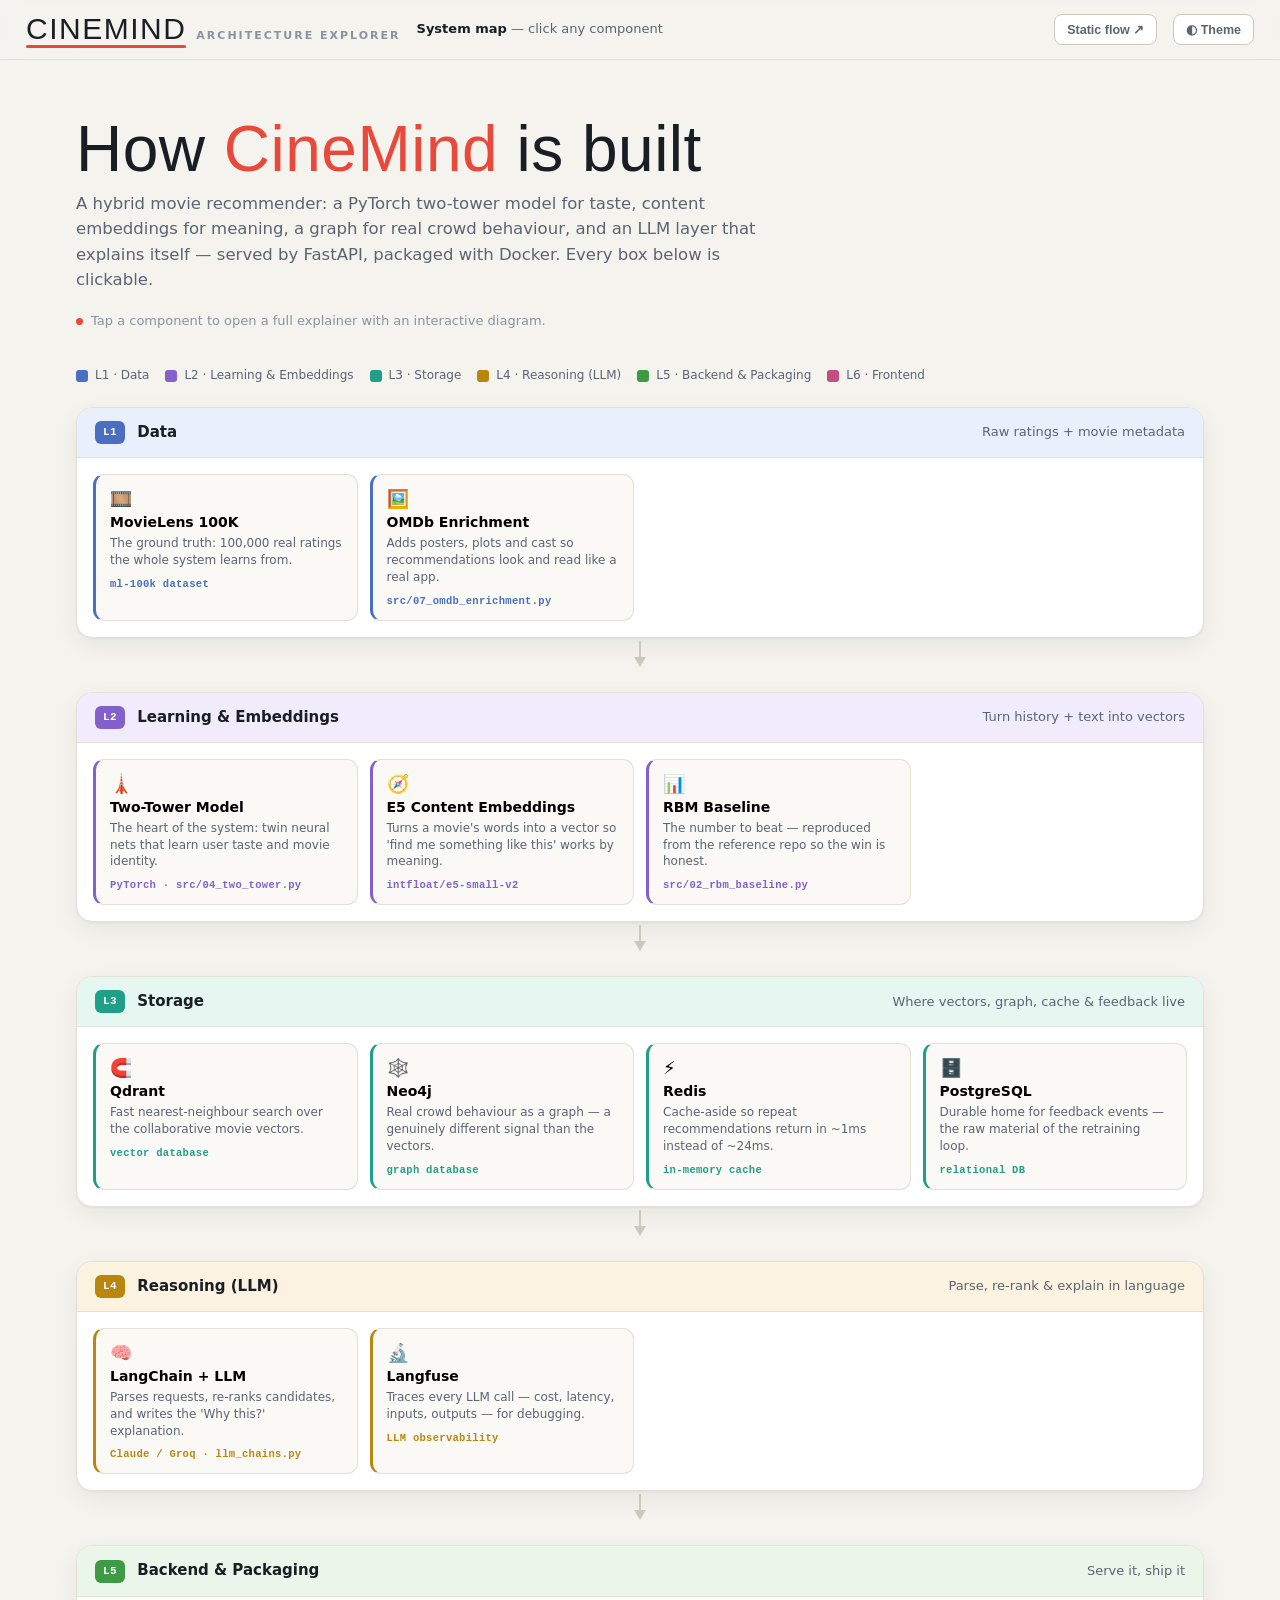
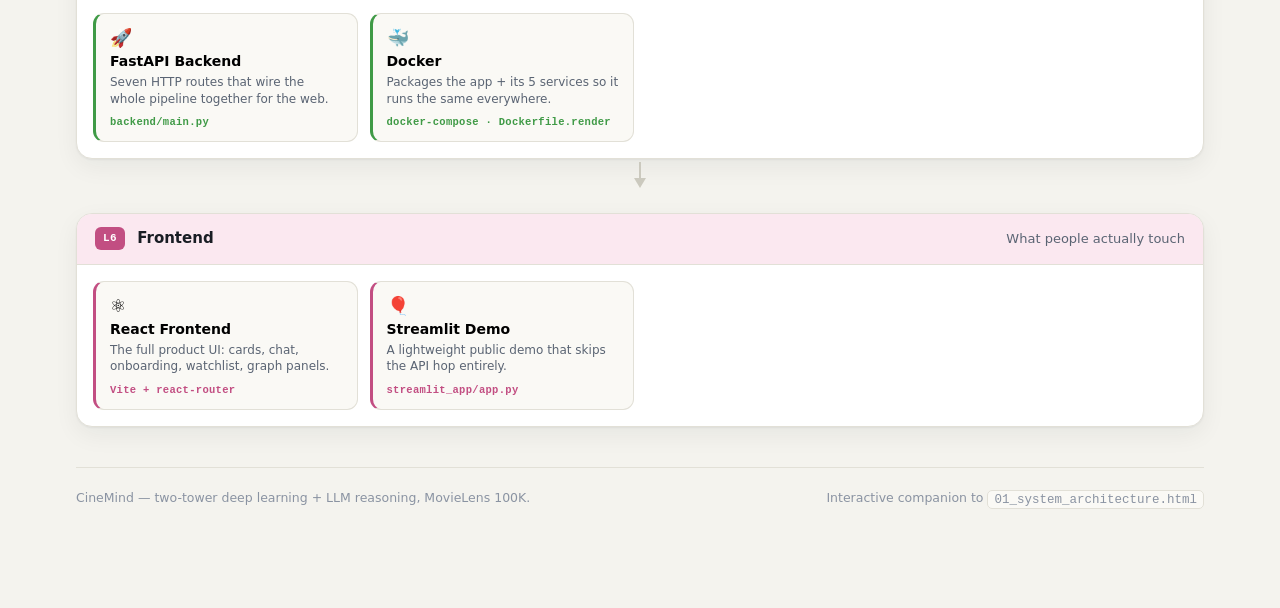
<file: cinemind_phase1/System Architecture/04_interactive_architecture.html>
<!DOCTYPE html>
<html lang="en">
<head>
<meta charset="UTF-8" />
<meta name="viewport" content="width=device-width, initial-scale=1.0" />
<title>CineMind — Interactive Architecture</title>
<style>
  :root {
    --ground: #F4F3EE;
    --panel: #FFFFFF;
    --panel-2: #FAF9F5;
    --ink: #191D24;
    --muted: #5A6473;
    --faint: #8A93A2;
    --accent: #E8493A;        /* CineMind marquee-red, from index.css */
    --accent-soft: #FBE7E4;
    --gold: #B98514;
    --teal: #1F9E88;
    --line: #E2E0D7;
    --line-strong: #CBC9BE;
    --shadow: 0 1px 2px rgba(24,28,36,.05), 0 8px 24px rgba(24,28,36,.06);

    /* the six architecture layers (kept consistent w/ 01_system_architecture) */
    --l1: #4A6FC0; --l1-bg: #EAF0FB;   /* data        */
    --l2: #8261CC; --l2-bg: #F1ECFB;   /* embeddings  */
    --l3: #1F9E88; --l3-bg: #E6F6F1;   /* storage     */
    --l4: #B9860F; --l4-bg: #FBF2DF;   /* online/LLM  */
    --l5: #3F9A46; --l5-bg: #EBF6EA;   /* backend     */
    --l6: #C24E82; --l6-bg: #FBE8F0;   /* frontend    */

    --font-display: "Bebas Neue", "Arial Narrow", "Haettenschweiler", sans-serif;
    --font-body: "Inter", "Segoe UI", ui-sans-serif, system-ui, sans-serif;
    --font-mono: "Cascadia Code", "Consolas", "SFMono-Regular", ui-monospace, monospace;
  }
  @media (prefers-color-scheme: dark) {
    :root {
      --ground: #0E1116;
      --panel: #171B22;
      --panel-2: #1D222B;
      --ink: #ECEAE3;
      --muted: #9AA3B4;
      --faint: #626C7E;
      --accent: #F1584A;
      --accent-soft: #331A18;
      --gold: #E3B65A;
      --teal: #4FD1B8;
      --line: #29303C;
      --line-strong: #38414F;
      --shadow: 0 1px 2px rgba(0,0,0,.3), 0 10px 30px rgba(0,0,0,.35);
      --l1: #7C9CE8; --l1-bg: #182236;
      --l2: #B79BF0; --l2-bg: #221B35;
      --l3: #4FD1B8; --l3-bg: #122C28;
      --l4: #F0C463; --l4-bg: #2F2610;
      --l5: #82D18A; --l5-bg: #152D18;
      --l6: #F08FBB; --l6-bg: #321D28;
    }
  }
  :root[data-theme="dark"] {
    --ground: #0E1116; --panel: #171B22; --panel-2: #1D222B;
    --ink: #ECEAE3; --muted: #9AA3B4; --faint: #626C7E;
    --accent: #F1584A; --accent-soft: #331A18; --gold: #E3B65A; --teal: #4FD1B8;
    --line: #29303C; --line-strong: #38414F;
    --shadow: 0 1px 2px rgba(0,0,0,.3), 0 10px 30px rgba(0,0,0,.35);
    --l1: #7C9CE8; --l1-bg: #182236; --l2: #B79BF0; --l2-bg: #221B35;
    --l3: #4FD1B8; --l3-bg: #122C28; --l4: #F0C463; --l4-bg: #2F2610;
    --l5: #82D18A; --l5-bg: #152D18; --l6: #F08FBB; --l6-bg: #321D28;
  }
  :root[data-theme="light"] {
    --ground: #F4F3EE; --panel: #FFFFFF; --panel-2: #FAF9F5;
    --ink: #191D24; --muted: #5A6473; --faint: #8A93A2;
    --accent: #E8493A; --accent-soft: #FBE7E4; --gold: #B98514; --teal: #1F9E88;
    --line: #E2E0D7; --line-strong: #CBC9BE;
    --shadow: 0 1px 2px rgba(24,28,36,.05), 0 8px 24px rgba(24,28,36,.06);
    --l1: #4A6FC0; --l1-bg: #EAF0FB; --l2: #8261CC; --l2-bg: #F1ECFB;
    --l3: #1F9E88; --l3-bg: #E6F6F1; --l4: #B9860F; --l4-bg: #FBF2DF;
    --l5: #3F9A46; --l5-bg: #EBF6EA; --l6: #C24E82; --l6-bg: #FBE8F0;
  }

  /* Bebas Neue is not guaranteed installed; the display face degrades to a
     narrow condensed sans, which keeps the marquee feel without a webfont. */

  * { box-sizing: border-box; }
  html, body { margin: 0; padding: 0; }
  body {
    background: var(--ground);
    color: var(--ink);
    font-family: var(--font-body);
    line-height: 1.55;
    -webkit-font-smoothing: antialiased;
  }
  a { color: inherit; }

  /* ---------- top bar ---------- */
  .topbar {
    position: sticky; top: 0; z-index: 50;
    display: flex; align-items: center; gap: 16px;
    padding: 14px 26px;
    background: color-mix(in srgb, var(--ground) 86%, transparent);
    backdrop-filter: blur(10px);
    border-bottom: 1px solid var(--line);
  }
  .brand {
    display: flex; align-items: baseline; gap: 10px;
    cursor: pointer; user-select: none;
  }
  .brand .logo {
    font-family: var(--font-display);
    font-size: 30px; letter-spacing: 1.5px; line-height: 1;
    color: var(--ink);
    position: relative;
  }
  .brand .logo::after {
    content: ""; position: absolute; left: 0; right: 0; bottom: -4px;
    height: 3px; background: var(--accent); border-radius: 2px;
  }
  .brand .kicker {
    font-size: 11px; text-transform: uppercase; letter-spacing: 2px;
    color: var(--faint); font-weight: 600;
  }
  .crumbs { flex: 1; font-size: 13px; color: var(--muted); }
  .crumbs b { color: var(--ink); font-weight: 600; }
  .topbtn {
    border: 1px solid var(--line-strong); background: var(--panel);
    color: var(--muted); border-radius: 8px; padding: 7px 12px;
    font-size: 12.5px; font-weight: 600; cursor: pointer;
    display: inline-flex; align-items: center; gap: 7px;
    transition: border-color .15s, color .15s, transform .1s;
  }
  .topbtn:hover { color: var(--ink); border-color: var(--accent); }
  .topbtn:active { transform: translateY(1px); }

  /* ---------- shared wrap ---------- */
  .wrap { max-width: 1180px; margin: 0 auto; padding: 32px 26px 100px; }

  /* ---------- hero ---------- */
  .hero { padding: 26px 0 8px; }
  .hero h1 {
    font-family: var(--font-display);
    font-weight: 400; letter-spacing: .5px;
    font-size: clamp(38px, 6vw, 64px); line-height: .98; margin: 0 0 10px;
    text-wrap: balance;
  }
  .hero h1 .rd { color: var(--accent); }
  .hero p.lede { font-size: 16.5px; color: var(--muted); max-width: 68ch; margin: 0; }
  .hint {
    margin-top: 18px; font-size: 13px; color: var(--faint);
    display: inline-flex; align-items: center; gap: 8px;
  }
  .hint .dot { width: 7px; height: 7px; border-radius: 50%; background: var(--accent);
    animation: pulse 1.8s ease-in-out infinite; }
  @keyframes pulse { 0%,100%{opacity:.35; transform:scale(.8)} 50%{opacity:1; transform:scale(1.15)} }

  /* ---------- legend ---------- */
  .legend { display: flex; flex-wrap: wrap; gap: 8px 16px; margin: 26px 0 8px; }
  .legend .li { display: inline-flex; align-items: center; gap: 7px; font-size: 12px; color: var(--muted); }
  .legend .sw { width: 12px; height: 12px; border-radius: 3px; }

  /* ---------- the map ---------- */
  .layer {
    margin-top: 22px; border: 1px solid var(--line);
    border-radius: 16px; background: var(--panel); box-shadow: var(--shadow);
    overflow: hidden;
  }
  .layer-head {
    display: flex; align-items: center; gap: 12px;
    padding: 13px 18px; border-bottom: 1px solid var(--line);
    background: var(--lbg, var(--panel-2));
  }
  .layer-tag {
    font-family: var(--font-mono); font-size: 11px; font-weight: 700;
    color: #fff; background: var(--lc, var(--accent));
    padding: 3px 8px; border-radius: 6px; letter-spacing: .5px;
  }
  .layer-name { font-weight: 700; font-size: 15px; }
  .layer-role { color: var(--muted); font-size: 13px; margin-left: auto; text-align: right; }
  .comp-grid {
    display: grid; grid-template-columns: repeat(auto-fill, minmax(210px, 1fr));
    gap: 12px; padding: 16px;
  }
  .comp {
    text-align: left; cursor: pointer;
    border: 1px solid var(--line); border-left: 3px solid var(--lc, var(--accent));
    background: var(--panel-2); border-radius: 11px; padding: 13px 14px;
    display: flex; flex-direction: column; gap: 5px;
    transition: transform .13s ease, box-shadow .13s ease, border-color .13s;
    font-family: inherit;
  }
  .comp:hover { transform: translateY(-3px); box-shadow: var(--shadow); border-color: var(--lc); }
  .comp:focus-visible { outline: 2px solid var(--accent); outline-offset: 2px; }
  .comp .ic { font-size: 18px; }
  .comp .cn { font-weight: 700; font-size: 14px; }
  .comp .ct { font-size: 12px; color: var(--muted); line-height: 1.4; }
  .comp .tool {
    margin-top: 4px; font-family: var(--font-mono); font-size: 10.5px;
    color: var(--lc, var(--accent)); font-weight: 600; letter-spacing: .3px;
  }
  .comp .badge {
    align-self: flex-start; font-size: 9.5px; font-weight: 700; letter-spacing: .4px;
    text-transform: uppercase; padding: 2px 6px; border-radius: 5px;
    background: var(--accent-soft); color: var(--accent);
  }

  /* connector rows between layers */
  .flowbar { display: flex; justify-content: center; padding: 3px 0; }
  .flowbar svg { display: block; }

  /* ---------- detail view ---------- */
  .detail { display: none; }
  .detail.active { display: block; animation: fade .25s ease; }
  .map.hidden { display: none; }
  @keyframes fade { from { opacity: 0; transform: translateY(8px);} to {opacity:1; transform:none;} }

  .back {
    display: inline-flex; align-items: center; gap: 8px; cursor: pointer;
    background: none; border: none; color: var(--muted); font-weight: 600;
    font-size: 13.5px; padding: 4px 0; margin-bottom: 6px; font-family: inherit;
  }
  .back:hover { color: var(--accent); }

  .dhead { display: flex; align-items: flex-start; gap: 16px; margin: 6px 0 8px; }
  .dhead .dic {
    width: 58px; height: 58px; flex: none; border-radius: 14px;
    display: grid; place-items: center; font-size: 30px;
    background: var(--lbg); border: 1px solid var(--lc);
  }
  .dhead h2 { font-family: var(--font-display); font-weight: 400; letter-spacing: .5px;
    font-size: clamp(30px, 4.5vw, 44px); margin: 2px 0 4px; line-height: 1; }
  .dhead .dsub { color: var(--muted); font-size: 15px; }
  .dhead .dtool {
    display: inline-block; margin-top: 8px; font-family: var(--font-mono);
    font-size: 12px; color: #fff; background: var(--lc); padding: 3px 9px; border-radius: 6px;
  }

  .dcols { display: grid; grid-template-columns: 1fr; gap: 22px; margin-top: 22px; }
  @media (min-width: 860px) { .dcols { grid-template-columns: 1.05fr .95fr; } }

  .card {
    border: 1px solid var(--line); border-radius: 14px; background: var(--panel);
    box-shadow: var(--shadow); padding: 20px 22px; margin-bottom: 18px;
  }
  .card h3 {
    font-size: 12px; text-transform: uppercase; letter-spacing: 1.4px;
    color: var(--faint); margin: 0 0 12px; font-weight: 700;
    display: flex; align-items: center; gap: 8px;
  }
  .card h3::before { content: ""; width: 14px; height: 2px; background: var(--lc, var(--accent)); }
  .card p { margin: 0 0 12px; font-size: 14.5px; color: var(--ink); }
  .card p:last-child { margin-bottom: 0; }
  .card .q { color: var(--muted); font-size: 14px; }
  .card strong { color: var(--ink); }
  .kv { display: grid; grid-template-columns: auto 1fr; gap: 6px 14px; font-size: 13.5px; }
  .kv dt { color: var(--faint); font-weight: 600; font-family: var(--font-mono); font-size: 12px; }
  .kv dd { margin: 0; color: var(--ink); }
  code, .mono { font-family: var(--font-mono); font-size: 12.5px;
    background: var(--panel-2); padding: 1.5px 6px; border-radius: 5px; border: 1px solid var(--line); }
  pre {
    background: var(--panel-2); border: 1px solid var(--line); border-radius: 10px;
    padding: 14px 16px; overflow-x: auto; font-family: var(--font-mono);
    font-size: 12.5px; line-height: 1.6; margin: 0 0 12px;
  }
  pre .cm { color: var(--faint); }
  pre .kw { color: var(--accent); }
  pre .st { color: var(--teal); }
  ul.clean { margin: 0; padding-left: 18px; font-size: 14px; color: var(--ink); }
  ul.clean li { margin-bottom: 7px; }
  ul.clean li::marker { color: var(--lc, var(--accent)); }

  /* interactive figure frame */
  .figure {
    border: 1px solid var(--line); border-radius: 14px; background: var(--panel);
    box-shadow: var(--shadow); padding: 16px;
    /* static by default (stacked layout) -- only sticks at the wide breakpoint
       below, where a tall left column exists to stick against. Sticking it in a
       single stacked column made it float over the cards beneath it. */
  }
  @media (min-width: 860px) {
    .figure {
      position: sticky; top: 78px;
      /* never taller than the viewport, so it can't overlap the At-a-glance /
         Connects-to cards below it in its own column */
      max-height: calc(100vh - 94px); overflow-y: auto;
    }
  }
  .figure .ftitle {
    font-size: 12px; text-transform: uppercase; letter-spacing: 1.2px;
    color: var(--faint); font-weight: 700; margin-bottom: 4px;
  }
  .figure .fnote { font-size: 12.5px; color: var(--muted); min-height: 34px; margin-top: 10px; }
  .figstage { width: 100%; }
  .btnrow { display: flex; gap: 8px; margin-top: 12px; flex-wrap: wrap; }
  .fbtn {
    border: 1px solid var(--line-strong); background: var(--panel-2); color: var(--ink);
    border-radius: 8px; padding: 7px 12px; font-size: 12.5px; font-weight: 600;
    cursor: pointer; font-family: inherit; transition: background .12s, border-color .12s;
  }
  .fbtn:hover { border-color: var(--accent); }
  .fbtn.primary { background: var(--accent); color: #fff; border-color: var(--accent); }
  .fbtn.primary:hover { filter: brightness(1.06); }

  .related { display: flex; flex-wrap: wrap; gap: 8px; margin-top: 4px; }
  .chip {
    cursor: pointer; font-family: inherit; font-size: 12.5px; font-weight: 600;
    border: 1px solid var(--line-strong); background: var(--panel-2); color: var(--muted);
    padding: 6px 11px; border-radius: 20px; transition: all .12s;
  }
  .chip:hover { color: var(--accent); border-color: var(--accent); }

  .footer { margin-top: 40px; padding-top: 20px; border-top: 1px solid var(--line);
    color: var(--faint); font-size: 12.5px; display: flex; justify-content: space-between; flex-wrap: wrap; gap: 10px; }

  @media (prefers-reduced-motion: reduce) {
    *, *::before, *::after { animation-duration: .001ms !important; transition-duration: .001ms !important; }
  }
</style>
</head>
<body>
<div class="topbar">
  <div class="brand" onclick="showMap()">
    <span class="logo">CINEMIND</span>
    <span class="kicker">Architecture Explorer</span>
  </div>
  <div class="crumbs" id="crumbs"><b>System map</b> — click any component</div>
  <button class="topbtn" onclick="location.href='03_data_flow_diagram.html'">Static flow ↗</button>
  <button class="topbtn" id="themeBtn" onclick="toggleTheme()">◐ Theme</button>
</div>

<!-- ============================ MAP VIEW ============================ -->
<div class="wrap map" id="mapView">
  <div class="hero">
    <h1>How <span class="rd">CineMind</span> is built</h1>
    <p class="lede">A hybrid movie recommender: a PyTorch two-tower model for taste, content
      embeddings for meaning, a graph for real crowd behaviour, and an LLM layer that explains
      itself — served by FastAPI, packaged with Docker. Every box below is clickable.</p>
    <div class="hint"><span class="dot"></span> Tap a component to open a full explainer with an interactive diagram.</div>
  </div>

  <div class="legend" id="legend"></div>
  <div id="layers"></div>

  <div class="footer">
    <span>CineMind — two-tower deep learning + LLM reasoning, MovieLens 100K.</span>
    <span>Interactive companion to <code>01_system_architecture.html</code></span>
  </div>
</div>

<!-- ============================ DETAIL VIEW ============================ -->
<div class="wrap detail" id="detailView"></div>

<script>
/* ------------------------------------------------------------------ *
 *  DATA: layers + components (grounded in the actual backend/ code)   *
 * ------------------------------------------------------------------ */
const LAYERS = [
  { id:"l1", tag:"L1", name:"Data", role:"Raw ratings + movie metadata", comps:["movielens","omdb"] },
  { id:"l2", tag:"L2", name:"Learning & Embeddings", role:"Turn history + text into vectors", comps:["twotower","e5","rbm"] },
  { id:"l3", tag:"L3", name:"Storage", role:"Where vectors, graph, cache & feedback live", comps:["qdrant","neo4j","redis","postgres"] },
  { id:"l4", tag:"L4", name:"Reasoning (LLM)", role:"Parse, re-rank & explain in language", comps:["langchain","langfuse"] },
  { id:"l5", tag:"L5", name:"Backend & Packaging", role:"Serve it, ship it", comps:["fastapi","docker"] },
  { id:"l6", tag:"L6", name:"Frontend", role:"What people actually touch", comps:["react","streamlit"] },
];

const C = {
  movielens: {
    ic:"🎞️", name:"MovieLens 100K", layer:"l1", tool:"ml-100k dataset",
    sub:"The ground truth: 100,000 real ratings the whole system learns from.",
    what:"MovieLens 100K is a classic research dataset: <strong>943 users</strong> rating <strong>1,682 movies</strong>, 100,000 ratings in total, each on a 1–5 star scale with a timestamp. It ships three raw files — <code>u.data</code> (ratings), <code>u.item</code> (movie titles + 19 genre flags), <code>u.user</code> (demographics).",
    how:"Script <code>01_data_exploration.py</code> reads the raw files once and writes clean CSVs the rest of the pipeline consumes: <code>train_positives.csv</code>, <code>test_positives.csv</code>, and <code>items.csv</code>. Two deliberate choices happen here — <strong>implicit feedback</strong> (a rating ≥ 4 becomes a single positive interaction; everything else is dropped) and a <strong>temporal split</strong> (each user's last 20% of ratings by timestamp becomes the test set).",
    role_:"It is the single source of truth. The two-tower model trains on it, the content embeddings describe its movies, the Neo4j graph mirrors its rating edges, and every recommendation is a real row from <code>items.csv</code> — nothing is invented.",
    why:"Using a temporal split instead of a random one prevents <em>future leakage</em> — the model is never tested on ratings it could have peeked at during training, so the benchmark numbers are honest.",
    fig:"split", related:["twotower","neo4j","omdb"],
    kv:{ "Users":"943", "Movies":"1,682", "Ratings":"100,000", "Positive if":"rating ≥ 4", "Split":"last 20% / user (temporal)" }
  },
  omdb: {
    ic:"🖼️", name:"OMDb Enrichment", layer:"l1", tool:"src/07_omdb_enrichment.py",
    sub:"Adds posters, plots and cast so recommendations look and read like a real app.",
    what:"MovieLens gives you a title and genres — nothing visual. OMDb (the Open Movie Database API) fills that gap with a <strong>poster image, plot summary, and cast list</strong> for each film, stored in <code>artifacts/movie_meta.csv</code>.",
    how:"ml-100k ships no <code>links.csv</code>/<code>tmdbId</code>, so there's nothing to join on. Instead script 07 matches each movie by <strong>title + year</strong> against OMDb's search API. The free tier allows 1,000 lookups/day, so the script supports <strong>comma-separated multi-key rotation</strong> and is fully resumable. So far <strong>1,548 of 1,682</strong> movies are matched.",
    role_:"Purely presentational, and entirely optional — <code>recommender.py</code> loads it if present and returns <code>poster_url / overview / cast = None</code> for anything unmatched. The LLM 'Why this?' chain also uses the plot summary to ground its explanation in real story details.",
    why:"It's the difference between a research demo and something that looks like a product a recruiter would actually try.",
    fig:"enrich", related:["movielens","langchain","react"],
    kv:{ "Source":"OMDb API", "Match key":"title + year", "Matched":"1,548 / 1,682", "Quota":"1,000/day (rotatable)", "Optional?":"yes — degrades to no poster" }
  },
  twotower: {
    ic:"🗼", name:"Two-Tower Model", layer:"l2", tool:"PyTorch · src/04_two_tower.py",
    sub:"The heart of the system: twin neural nets that learn user taste and movie identity.",
    what:"A two-tower model is <strong>two small neural networks</strong>. One (the <em>user tower</em>) turns a user into a 64-number vector; the other (the <em>item tower</em>) turns a movie into a 64-number vector. Their <strong>dot product</strong> is a match score — high means 'this user will like this movie'. The item tower takes both a movie ID embedding and its 19 genre flags.",
    how:"Training uses <strong>in-batch negatives</strong>: in a batch of 512 user–movie positive pairs, each user is scored against all 512 movies at once (a 512×512 matrix), and the model learns to make the true pair stand out. The single most important line is the <strong>logQ correction</strong> — it subtracts <code>log(P(item))</code> from the logits to cancel the popularity bias that in-batch sampling introduces. Without it, the model literally loses to a 'just recommend popular films' baseline.",
    role_:"At request time <code>recommend_for_user()</code> computes the user vector on the fly, dot-products it against all precomputed item vectors (<code>item_vecs.npy</code>), adds a small popularity prior, masks films the user already saw, and returns the top-k. This is the returning-user path.",
    why:"The <strong>hybrid</strong> (two-tower + 0.30·log-popularity) scored Precision@10 = 0.094 vs 0.061 for popularity alone — <strong>+55% precision, +83% recall</strong>. Popularity is treated as a feature, not just a rival.",
    fig:"twotower", related:["e5","qdrant","redis","rbm"],
    kv:{ "Framework":"PyTorch", "Tower dim":"64", "Item input":"ID embed + 19 genre flags", "Negatives":"in-batch, temp 0.07", "Key trick":"logQ popularity correction" }
  },
  e5: {
    ic:"🧭", name:"E5 Content Embeddings", layer:"l2", tool:"intfloat/e5-small-v2",
    sub:"Turns a movie's words into a vector so 'find me something like this' works by meaning.",
    what:"E5 is a pretrained text-embedding model. Feed it <code>title + genres</code> and it returns a unit-length vector that captures <strong>meaning</strong> — two thrillers land near each other even if they share no exact words. CineMind uses the <em>small</em> variant (e5-small-v2, ~130MB) deliberately, for laptop speed.",
    how:"Offline, script 03 embeds every movie into <code>content_vecs.npy</code>. Online, <code>embedder.py</code> embeds the user's free-text query into the <em>same</em> vector space, and a cosine search returns the closest real movies. E5 needs a <code>query:</code> prefix for searches and <code>passage:</code> for documents — mixing them up quietly breaks similarity.",
    role_:"This is the <strong>candidate generator for conversational search and cold-start onboarding</strong>. New users have no rating history, so the two-tower can't help them — content embeddings can, purely from what they describe.",
    why:"It's also the grounding for RAG: because every candidate is a real embedded movie, the LLM downstream physically cannot hallucinate a title that doesn't exist.",
    fig:"embed", related:["twotower","langchain","qdrant"],
    kv:{ "Model":"intfloat/e5-small-v2", "Embeds":"title + genres", "Query prefix":"query: / passage:", "Search":"cosine over content_vecs", "Used by":"chat + onboarding" }
  },
  rbm: {
    ic:"📊", name:"RBM Baseline", layer:"l2", tool:"src/02_rbm_baseline.py",
    sub:"The number to beat — reproduced from the reference repo so the win is honest.",
    what:"A Restricted Boltzmann Machine is the collaborative-filtering model from the reference project this work benchmarks against. It's an older neural approach to 'users who liked these will like those'.",
    how:"Script 02 reproduces it on the exact same ml-100k split, giving a fair, apples-to-apples baseline: Precision@10 = 0.075.",
    role_:"It exists purely as a <strong>yardstick</strong>. The whole point of the two-tower work is to beat a credible prior method — not just a trivial popularity list.",
    why:"Reporting a model's score without a baseline is meaningless. The two-tower hybrid (0.094) beating both popularity (0.061) and the RBM (0.075) is what makes the result a real result.",
    fig:"bench", related:["twotower","movielens"],
    kv:{ "Method":"Restricted Boltzmann Machine", "Precision@10":"0.075", "Role":"baseline", "Beaten by":"two-tower hybrid (0.094)" }
  },
  qdrant: {
    ic:"🧲", name:"Qdrant", layer:"l3", tool:"vector database",
    sub:"Fast nearest-neighbour search over the collaborative movie vectors.",
    what:"Qdrant is a <strong>vector database</strong> — it stores high-dimensional vectors and answers 'which vectors are closest to this one?' quickly (approximate nearest-neighbour, or ANN). CineMind loads the two-tower <em>item</em> vectors into a collection called <code>collab_vectors</code>.",
    how:"Used by <code>similar_to_movie()</code> for the 'movies like X' feature. Notice a design detail: the <em>content</em> vectors are searched with plain numpy cosine, not Qdrant — Qdrant here holds the collaborative vectors specifically.",
    role_:"Optional, like every store in this system. <code>recommender.py</code> auto-detects Qdrant on startup; if it's unreachable it <strong>falls back to a numpy dot-product</strong> over the same vectors. Same answers, just not as scalable.",
    why:"On 1,682 movies numpy is instant, so Qdrant is really here to show the <em>production shape</em>: at millions of items you can't brute-force cosine, and this is where an ANN index earns its place.",
    fig:"ann", related:["twotower","redis","neo4j"],
    kv:{ "Type":"vector DB (ANN)", "Holds":"collab item vectors", "Collection":"collab_vectors", "Fallback":"numpy cosine", "Used by":"similar_to_movie()" }
  },
  neo4j: {
    ic:"🕸️", name:"Neo4j", layer:"l3", tool:"graph database",
    sub:"Real crowd behaviour as a graph — a genuinely different signal than the vectors.",
    what:"Neo4j is a <strong>graph database</strong>. CineMind loads the ratings as a graph: <code>(User)-[:RATED]->(Movie)-[:HAS_GENRE]->(Genre)</code> — 55,375 RATED edges and 2,893 HAS_GENRE edges.",
    how:"<code>graph.py</code> answers <code>/graph/insights/{movie_id}</code> with two traversals: <strong>co-raters</strong> ('other people who rated this ≥4 also rated these highly') and <strong>shared-genre</strong> movies. These are written in Cypher, Neo4j's query language.",
    role_:"This answers a different question than the vector stores. Qdrant/two-tower find things <em>numerically</em> close to a vector; the graph finds things connected through <strong>actual other users' behaviour</strong> — e.g. Star Wars (id 50) correctly surfaces 501 raters and Return of the Jedi as a top co-liked film.",
    why:"It gives the 'Graph insights' panel a fact, not a score: '501 users who rated this also rated…'. Optional — if Neo4j is down, the panel just hides.",
    fig:"graph", related:["qdrant","postgres","react"],
    kv:{ "Type":"graph DB", "Nodes":"User · Movie · Genre", "RATED edges":"55,375", "HAS_GENRE edges":"2,893", "Query lang":"Cypher" }
  },
  redis: {
    ic:"⚡", name:"Redis", layer:"l3", tool:"in-memory cache",
    sub:"Cache-aside so repeat recommendations return in ~1ms instead of ~24ms.",
    what:"Redis is an in-memory key–value store used here as a <strong>cache</strong> for the returning-user recommendation path.",
    how:"<code>recommend_for_user()</code> is cache-aside: it checks Redis for key <code>recs:{user_id}:{k}</code> first; on a miss it runs the model and writes the result back with a <strong>5-minute TTL</strong>. A real timing test showed ~24ms (miss) → ~1ms (hit), identical results — roughly a 24× speedup.",
    role_:"The TTL is short on purpose: <code>POST /feedback</code> changes what a user has 'seen', and that should surface reasonably soon rather than being cached stale forever.",
    why:"It's the difference between recomputing a model forward pass on every page refresh and serving the same answer nearly free. Optional — no Redis just means every call is freshly computed.",
    fig:"cache", related:["twotower","postgres","fastapi"],
    kv:{ "Type":"in-memory cache", "Pattern":"cache-aside", "Key":"recs:{user_id}:{k}", "TTL":"300s", "Speedup":"~24× on hit" }
  },
  postgres: {
    ic:"🗄️", name:"PostgreSQL", layer:"l3", tool:"relational DB",
    sub:"Durable home for feedback events — the raw material of the retraining loop.",
    what:"Postgres is the relational database that stores <strong>feedback events</strong>: clicks, likes/skips, and ratings, each row tagged with user, movie, and timestamp.",
    how:"<code>feedback.py</code> writes to Postgres when <code>POSTGRES_URL</code> is reachable; otherwise it <strong>falls back to a local SQLite file</strong> (<code>feedback.db</code>) so the API works with no Docker running at all.",
    role_:"It closes the loop. Every thumbs-up/down the UI sends becomes a durable row that a future retraining run of the two-tower model can learn from.",
    why:"Recommendations that never learn from reactions go stale. Persisting feedback is what makes the system improvable rather than frozen.",
    fig:"feedback", related:["redis","react","twotower"],
    kv:{ "Type":"relational DB", "Stores":"feedback (clicks/ratings)", "Fallback":"SQLite (feedback.db)", "Feeds":"retraining loop" }
  },
  langchain: {
    ic:"🧠", name:"LangChain + LLM", layer:"l4", tool:"Claude / Groq · llm_chains.py",
    sub:"Parses requests, re-ranks candidates, and writes the 'Why this?' explanation.",
    what:"The reasoning layer. LangChain orchestrates four LLM chains over whichever provider has a key — <strong>Anthropic Claude</strong> (preferred) or <strong>Groq Llama</strong> (free tier). The same chains run on either, unchanged.",
    how:"For conversational search the flow is <strong>parse → retrieve → re-rank → explain</strong>: Haiku parses the free-text query into a JSON intent, E5 retrieves ~30 real candidates, Sonnet re-ranks them to a final 10 (choosing <em>only</em> from the candidate list), and Haiku writes a 1–2 sentence explanation grounded in real genres and plot.",
    role_:"Every chain follows the <strong>RAG pattern</strong>: the model may only reason over movies retrieval actually found, so it can't invent a title or ID. Free-tier models sometimes repeat an ID, so the code de-duplicates while preserving rank.",
    why:"This is what makes CineMind <em>conversational and explainable</em> rather than just a ranked list. And it degrades gracefully — with no API key, callers get clean retrieval-only results instead of a crash.",
    fig:"llm", related:["e5","langfuse","fastapi"],
    kv:{ "Orchestrator":"LangChain (LCEL)", "Providers":"Anthropic → Groq", "Chains":"parse · rerank · explain · onboard", "Pattern":"RAG (grounded)", "No key?":"retrieval-only fallback" }
  },
  langfuse: {
    ic:"🔬", name:"Langfuse", layer:"l4", tool:"LLM observability",
    sub:"Traces every LLM call — cost, latency, inputs, outputs — for debugging.",
    what:"Langfuse is an observability layer for LLM apps. It records each chain invocation as a <strong>trace</strong>: which prompt ran, what came back, how long it took, and what it cost.",
    how:"<code>_invoke_or_none()</code> in <code>llm_chains.py</code> attaches a Langfuse <code>CallbackHandler</code> to every <code>.invoke()</code> when <code>LANGFUSE_PUBLIC_KEY/SECRET_KEY</code> are set. It was verified end-to-end by confirming — via Langfuse's own public API — that a real trace actually landed on their servers.",
    role_:"It's the flight recorder for the reasoning layer. When a re-rank returns something odd, the trace shows exactly what the model saw and said.",
    why:"LLM behaviour is non-deterministic and easy to get quietly wrong. Tracing turns 'it feels off' into a concrete, inspectable record. Optional — unset keys mean it silently does nothing.",
    fig:"trace", related:["langchain"],
    kv:{ "Type":"LLM observability", "Captures":"cost · latency · I/O", "Hook":"CallbackHandler per invoke", "Host":"cloud.langfuse.com", "Optional?":"yes" }
  },
  fastapi: {
    ic:"🚀", name:"FastAPI Backend", layer:"l5", tool:"backend/main.py",
    sub:"Seven HTTP routes that wire the whole pipeline together for the web.",
    what:"FastAPI is the web framework exposing the pipeline over HTTP. On startup it loads the model, artifacts and graph once, then serves <strong>seven routes</strong>.",
    how:"<code>/recommendations/{id}</code> (Redis-cached returning-user path), <code>/chat</code> (conversational search), <code>/onboarding</code> (cold-start), <code>/feedback</code> (log a reaction), <code>/explain/{id}</code>, <code>/graph/insights/{id}</code>, and <code>/health</code> (which reports the live LLM provider, cache, graph and feedback backend).",
    role_:"It's the seam between the ML/data world and the browser. CORS is enabled for the Vite dev origin so the React app can call it.",
    why:"Plain JSON responses, graceful fallbacks baked into every dependency — the API stays up and useful even when Qdrant, Redis, Neo4j, Postgres, or the LLM are all absent.",
    fig:"api", related:["react","langchain","redis","docker"],
    kv:{ "Framework":"FastAPI", "Routes":"7", "Startup":"load model + graph once", "CORS":"Vite origin", "Responses":"plain JSON" }
  },
  docker: {
    ic:"🐳", name:"Docker", layer:"l5", tool:"docker-compose · Dockerfile.render",
    sub:"Packages the app + its 5 services so it runs the same everywhere.",
    what:"Docker packages an app with everything it needs into a <strong>container</strong> that runs identically on any machine. A <code>Dockerfile</code> is the blueprint; <code>docker-compose</code> runs several containers together as one stack.",
    how:"<code>docker-compose.yml</code> boots the whole local stack with one command: the <strong>API + Qdrant + Postgres + Redis + Neo4j</strong>, networked together by service name. Separately, <code>Dockerfile.render</code> is a single-service image for deploying to Render — it bakes in <code>data/</code> + <code>artifacts/</code> (Render's free tier has no volumes) and runs <em>without</em> the sidecar databases, leaning on the same graceful fallbacks.",
    role_:"Reproducibility and one-command infra. Instead of hand-installing five databases, you run <code>docker compose up</code>. The Render image proves the app can also run lean, as a single process.",
    why:"'Works on my machine' stops being a risk — the same image runs for you, a recruiter cloning the repo, or a deploy target. The trade-off is real RAM/CPU: five containers is heavy on a laptop.",
    fig:"docker", related:["fastapi","qdrant","neo4j","redis","postgres"],
    kv:{ "Local stack":"API+Qdrant+Postgres+Redis+Neo4j", "Deploy image":"Dockerfile.render (single service)", "Networking":"by service name", "Trade-off":"reproducible but RAM-heavy" }
  },
  react: {
    ic:"⚛️", name:"React Frontend", layer:"l6", tool:"Vite + react-router",
    sub:"The full product UI: cards, chat, onboarding, watchlist, graph panels.",
    what:"The primary interface — a React single-page app (Vite build, react-router) with a cinematic dark/light theme: Bebas Neue display, Inter body, the marquee-red accent.",
    how:"Recommendation cards carry poster, score, genres, cast, a 'Why this?' panel and a 'Graph insights' panel. There's a conversational chat search, a cold-start onboarding wizard, a localStorage-backed watchlist, a genre filter, a movie detail modal, skeleton loaders, and a live API health badge.",
    role_:"It's the face of the whole system — every backend route shows up here as something a person can click. It talks to FastAPI via a small fetch client (<code>api.js</code>).",
    why:"This is the 'real product' track: full navigation, persistence and polish, deployed to Vercel. The Streamlit app is the lightweight sibling.",
    fig:"ui", related:["fastapi","streamlit","omdb","neo4j"],
    kv:{ "Stack":"React + Vite + react-router", "Deploy":"Vercel", "Talks to":"FastAPI (api.js)", "Theme":"Bebas Neue / Inter / marquee-red" }
  },
  streamlit: {
    ic:"🎈", name:"Streamlit Demo", layer:"l6", tool:"streamlit_app/app.py",
    sub:"A lightweight public demo that skips the API hop entirely.",
    what:"A single-page Streamlit app for public/portfolio access — no need to host React + FastAPI + Docker just to show the system off.",
    how:"It imports <code>recommender.py</code>, <code>llm_chains.py</code> and <code>graph.py</code> <strong>directly</strong> (no HTTP hop) and uses <code>st.session_state</code> to keep results across reruns, plus local <code>st.cache_data</code> so it works without a Redis sidecar. It has the returning-user, conversational-search, new-user and watchlist tabs, with a shared genre filter.",
    role_:"Same engine, simpler skin. It matches the React theme (same marquee-red, near-black ground) so the two read as one product.",
    why:"Because Streamlit reruns the whole script on every click, session_state is essential — without it, clicking any per-card button would make the whole result list vanish. It deploys free to Streamlit Community Cloud.",
    fig:"streamlit", related:["react","langchain","redis"],
    kv:{ "Framework":"Streamlit", "Calls":"recommender/llm/graph directly", "State":"st.session_state + cache_data", "Deploy":"Streamlit Community Cloud" }
  },
};

/* ------------------------------------------------------------------ *
 *  RENDER: map                                                        *
 * ------------------------------------------------------------------ */
function lc(layer){ return `var(--${layer})`; }
function lbg(layer){ return `var(--${layer}-bg)`; }

function buildLegend(){
  const el = document.getElementById("legend");
  el.innerHTML = LAYERS.map(l =>
    `<span class="li"><span class="sw" style="background:${lc(l.id)}"></span>${l.tag} · ${l.name}</span>`
  ).join("");
}

function buildMap(){
  const host = document.getElementById("layers");
  host.innerHTML = LAYERS.map((l, i) => {
    const cards = l.comps.map(id => {
      const c = C[id];
      return `<button class="comp" style="--lc:${lc(l.id)}" onclick="openDetail('${id}')" aria-label="${c.name}">
        <span class="ic">${c.ic}</span>
        <span class="cn">${c.name}</span>
        <span class="ct">${c.sub}</span>
        <span class="tool">${c.tool}</span>
      </button>`;
    }).join("");
    const bar = i < LAYERS.length-1 ? flowConnector() : "";
    return `<section class="layer" style="--lc:${lc(l.id)};--lbg:${lbg(l.id)}">
      <div class="layer-head">
        <span class="layer-tag" style="--lc:${lc(l.id)}">${l.tag}</span>
        <span class="layer-name">${l.name}</span>
        <span class="layer-role">${l.role}</span>
      </div>
      <div class="comp-grid">${cards}</div>
    </section>${bar}`;
  }).join("");
}
function flowConnector(){
  return `<div class="flowbar"><svg width="30" height="26" viewBox="0 0 30 26">
    <line x1="15" y1="0" x2="15" y2="18" stroke="var(--line-strong)" stroke-width="2"/>
    <path d="M15 26 L9 16 L21 16 Z" fill="var(--line-strong)"/></svg></div>`;
}

/* ------------------------------------------------------------------ *
 *  RENDER: detail                                                     *
 * ------------------------------------------------------------------ */
function openDetail(id){
  const c = C[id];
  const view = document.getElementById("detailView");
  const kv = Object.entries(c.kv).map(([k,v]) => `<dt>${k}</dt><dd>${v}</dd>`).join("");
  const related = c.related.map(r => `<button class="chip" onclick="openDetail('${r}')">${C[r].ic} ${C[r].name}</button>`).join("");

  view.innerHTML = `
    <button class="back" onclick="showMap()">← All components</button>
    <div class="dhead" style="--lc:${lc(c.layer)};--lbg:${lbg(c.layer)}">
      <div class="dic">${c.ic}</div>
      <div>
        <h2>${c.name}</h2>
        <div class="dsub">${c.sub}</div>
        <span class="dtool" style="--lc:${lc(c.layer)}">${c.tool}</span>
      </div>
    </div>

    <div class="dcols">
      <div class="left">
        <div class="card" style="--lc:${lc(c.layer)}">
          <h3>What it is</h3><p class="q">${c.what}</p>
        </div>
        <div class="card" style="--lc:${lc(c.layer)}">
          <h3>How it works</h3><p class="q">${c.how}</p>
        </div>
        <div class="card" style="--lc:${lc(c.layer)}">
          <h3>What it does in CineMind</h3><p class="q">${c.role_}</p>
        </div>
        <div class="card" style="--lc:${lc(c.layer)}">
          <h3>Why it matters</h3><p class="q">${c.why}</p>
        </div>
      </div>
      <div class="right">
        <div class="figure" style="--lc:${lc(c.layer)}">
          <div class="ftitle">Interactive · ${c.name}</div>
          <div class="figstage" id="figstage"></div>
          <div class="fnote" id="fnote"></div>
          <div class="btnrow" id="figbtns"></div>
        </div>
        <div class="card" style="--lc:${lc(c.layer)}">
          <h3>At a glance</h3><dl class="kv">${kv}</dl>
        </div>
        <div class="card" style="--lc:${lc(c.layer)}">
          <h3>Connects to</h3><div class="related">${related}</div>
        </div>
      </div>
    </div>

    <div class="footer"><span>${c.name}</span><span>CineMind Architecture Explorer</span></div>
  `;

  document.getElementById("crumbs").innerHTML = `<b>${c.name}</b> — ${c.tool}`;
  document.getElementById("mapView").classList.add("hidden");
  view.classList.add("active");
  window.scrollTo({top:0, behavior:"instant"});
  if (FIGS[c.fig]) FIGS[c.fig](document.getElementById("figstage"),
                              document.getElementById("fnote"),
                              document.getElementById("figbtns"));
  location.hash = id;
}

function showMap(){
  document.getElementById("detailView").classList.remove("active");
  document.getElementById("mapView").classList.remove("hidden");
  document.getElementById("crumbs").innerHTML = `<b>System map</b> — click any component`;
  if (location.hash) history.replaceState(null,"", location.pathname);
  window.scrollTo({top:0, behavior:"instant"});
}

/* ------------------------------------------------------------------ *
 *  INTERACTIVE FIGURES (canvas / svg mini-explainers)                 *
 *  Each: (stage, note, btns) -> renders + wires small animations      *
 * ------------------------------------------------------------------ */
const FIGS = {};
const cssv = n => getComputedStyle(document.documentElement).getPropertyValue(n).trim();

function makeCanvas(stage, h){
  stage.innerHTML = "";
  const c = document.createElement("canvas");
  const w = stage.clientWidth || 360;
  const dpr = Math.min(window.devicePixelRatio||1, 2);
  c.width = w*dpr; c.height = h*dpr; c.style.width="100%"; c.style.height=h+"px";
  const ctx = c.getContext("2d"); ctx.scale(dpr,dpr);
  stage.appendChild(c);
  return {c, ctx, w, h};
}
function btn(host, label, fn, primary){
  const b = document.createElement("button");
  b.className = "fbtn"+(primary?" primary":""); b.textContent = label; b.onclick = fn;
  host.appendChild(b); return b;
}

/* --- Two-tower: two networks -> dot product score --- */
FIGS.twotower = (stage, note, btns) => {
  const {ctx, w, h} = makeCanvas(stage, 250);
  let t = 0, raf, running = true;
  const draw = () => {
    const ink=cssv("--ink"), acc=cssv("--accent"), l2=cssv("--l2"), teal=cssv("--teal"), faint=cssv("--faint");
    ctx.clearRect(0,0,w,h);
    const uX=w*0.16, iX=w*0.84, midX=w/2;
    // towers
    const drawTower=(x,label,col,seed)=>{
      ctx.fillStyle=col; ctx.font="600 12px "+cssv("--font-body");
      ctx.textAlign="center"; ctx.fillText(label, x, 20);
      for(let layer=0; layer<3; layer++){
        const n = [3,4,2][layer]; const ly = 44+layer*46;
        for(let k=0;k<n;k++){
          const nx = x-(n-1)*11+k*22;
          if(layer<2){ const n2=[3,4,2][layer+1];
            for(let j=0;j<n2;j++){ const nx2=x-(n2-1)*11+j*22, ny2=44+(layer+1)*46;
              ctx.strokeStyle=col+"33"; ctx.lineWidth=1; ctx.beginPath();
              ctx.moveTo(nx,ly); ctx.lineTo(nx2,ny2); ctx.stroke(); } }
          const pulse = 0.5+0.5*Math.sin(t*0.05+seed+k+layer);
          ctx.fillStyle=col; ctx.globalAlpha=0.35+0.55*pulse;
          ctx.beginPath(); ctx.arc(nx,ly,5,0,7); ctx.fill(); ctx.globalAlpha=1;
        }
      }
      // output vector
      ctx.fillStyle=faint; ctx.font="10px "+cssv("--font-mono");
      ctx.fillText("64-d vector", x, 190);
      for(let k=0;k<8;k++){ const bx=x-40+k*10; const bh=6+16*(0.5+0.5*Math.sin(t*0.05+seed+k));
        ctx.fillStyle=col; ctx.fillRect(bx, 205-bh, 7, bh); }
    };
    drawTower(uX,"USER tower",l2,0);
    drawTower(iX,"ITEM tower",teal,10);
    // dot-product node
    const glow=0.5+0.5*Math.sin(t*0.05);
    ctx.strokeStyle=acc+"66"; ctx.lineWidth=2; ctx.setLineDash([4,4]);
    ctx.beginPath(); ctx.moveTo(uX+45,200); ctx.lineTo(midX-24,h/2+40); ctx.stroke();
    ctx.beginPath(); ctx.moveTo(iX-45,200); ctx.lineTo(midX+24,h/2+40); ctx.stroke();
    ctx.setLineDash([]);
    ctx.fillStyle=acc; ctx.globalAlpha=0.15+0.2*glow;
    ctx.beginPath(); ctx.arc(midX,h/2+40,30+4*glow,0,7); ctx.fill(); ctx.globalAlpha=1;
    ctx.fillStyle=acc; ctx.beginPath(); ctx.arc(midX,h/2+40,20,0,7); ctx.fill();
    ctx.fillStyle="#fff"; ctx.font="700 15px "+cssv("--font-mono"); ctx.textAlign="center";
    ctx.fillText("·", midX, h/2+46);
    ctx.fillStyle=ink; ctx.font="600 11px "+cssv("--font-body");
    ctx.fillText("dot product", midX, h/2+82);
    ctx.fillStyle=acc; ctx.font="700 13px "+cssv("--font-mono");
    ctx.fillText("score "+(0.5+0.49*glow).toFixed(2), midX, h/2+100);
    if(running){ t++; raf=requestAnimationFrame(draw); }
  };
  draw();
  note.textContent = "Each tower compresses its input to a 64-number vector; the dot product of the two is the predicted match score.";
  btn(btns, "⏸ Pause", (e)=>{ running=!running; e.target.textContent=running?"⏸ Pause":"▶ Play"; if(running) draw(); }, true);
  stage._stop = () => { running=false; cancelAnimationFrame(raf); };
};

/* --- logQ / benchmark bars --- */
FIGS.bench = (stage, note, btns) => {
  const data=[["Popularity",0.061],["RBM",0.075],["Two-tower",0.058],["+ pop prior",0.094]];
  renderBars(stage, note, btns, data, "Precision@10 — the hybrid (last bar) wins.");
};
function renderBars(stage, note, btns, data, msg){
  const {ctx,w,h}=makeCanvas(stage,220);
  const max=Math.max(...data.map(d=>d[1]))*1.15;
  let p=0, raf;
  const draw=()=>{
    ctx.clearRect(0,0,w,h);
    const acc=cssv("--accent"), muted=cssv("--muted"), faint=cssv("--faint"), line=cssv("--line");
    const bw=(w-40)/data.length, base=h-38;
    ctx.strokeStyle=line; ctx.beginPath(); ctx.moveTo(20,base); ctx.lineTo(w-20,base); ctx.stroke();
    data.forEach((d,i)=>{
      const x=24+i*bw, bh=(d[1]/max)*(base-16)*p;
      const win = i===data.length-1;
      ctx.fillStyle= win?acc:muted; ctx.globalAlpha= win?1:0.55;
      ctx.fillRect(x, base-bh, bw-16, bh); ctx.globalAlpha=1;
      ctx.fillStyle=faint; ctx.font="10px "+cssv("--font-body"); ctx.textAlign="center";
      ctx.fillText(d[0], x+(bw-16)/2, base+14);
      if(p>0.9){ ctx.fillStyle= win?acc:muted; ctx.font="700 11px "+cssv("--font-mono");
        ctx.fillText(d[1].toFixed(3), x+(bw-16)/2, base-bh-6); }
    });
    if(p<1){ p+=0.03; raf=requestAnimationFrame(draw); }
  };
  draw();
  note.textContent = msg;
  btn(btns,"↻ Replay", ()=>{ p=0; cancelAnimationFrame(raf); draw(); }, true);
  stage._stop=()=>cancelAnimationFrame(raf);
};

/* --- temporal split --- */
FIGS.split = (stage, note, btns) => {
  const {ctx,w,h}=makeCanvas(stage,180);
  let p=0, raf;
  const draw=()=>{
    ctx.clearRect(0,0,w,h);
    const l1=cssv("--l1"), acc=cssv("--accent"), faint=cssv("--faint"), ink=cssv("--ink");
    ctx.fillStyle=ink; ctx.font="600 12px "+cssv("--font-body"); ctx.textAlign="left";
    ctx.fillText("One user's ratings, oldest → newest", 12, 22);
    const n=24, x0=14, x1=w-14, y=70, r=6;
    const cut=Math.floor(n*0.8);
    for(let i=0;i<n;i++){
      const x=x0+(x1-x0)*(i/(n-1)); const on = i/n <= p;
      const test = i>=cut;
      ctx.globalAlpha=on?1:0.12;
      ctx.fillStyle= test?acc:l1;
      ctx.beginPath(); ctx.arc(x,y,r,0,7); ctx.fill();
      ctx.globalAlpha=1;
    }
    // brackets
    ctx.strokeStyle=l1; ctx.lineWidth=2;
    ctx.beginPath(); ctx.moveTo(x0, y+20); ctx.lineTo(x0+(x1-x0)*(cut-0.5)/(n-1), y+20); ctx.stroke();
    ctx.fillStyle=l1; ctx.font="600 11px "+cssv("--font-body"); ctx.textAlign="center";
    ctx.fillText("TRAIN (first 80%)", x0+(x1-x0)*0.4, y+38);
    ctx.strokeStyle=acc; ctx.beginPath();
    ctx.moveTo(x0+(x1-x0)*(cut-0.5)/(n-1), y+20); ctx.lineTo(x1, y+20); ctx.stroke();
    ctx.fillStyle=acc; ctx.fillText("TEST (last 20%)", x0+(x1-x0)*0.9, y+38);
    if(p<1){ p+=0.02; raf=requestAnimationFrame(draw); }
  };
  draw();
  note.textContent="Split by time, not at random — the model is only ever tested on ratings that came after everything it trained on. No future leakage.";
  btn(btns,"↻ Replay",()=>{p=0;cancelAnimationFrame(raf);draw();},true);
  stage._stop=()=>cancelAnimationFrame(raf);
};

/* --- embedding space --- */
FIGS.embed = (stage, note, btns) => {
  const {ctx,w,h}=makeCanvas(stage,240);
  const pts=[]; const clusters=[[0.28,0.34,"--l1","Sci-Fi"],[0.7,0.3,"--teal","Comedy"],[0.5,0.72,"--l6","Thriller"]];
  clusters.forEach(([cx,cy,col],ci)=>{ for(let i=0;i<9;i++){
    pts.push({x:cx+(Math.random()-0.5)*0.22, y:cy+(Math.random()-0.5)*0.22, col, ci}); }});
  let query=null, raf, tt=0;
  const draw=()=>{
    ctx.clearRect(0,0,w,h);
    const faint=cssv("--faint"), acc=cssv("--accent"), ink=cssv("--ink");
    ctx.strokeStyle=cssv("--line"); ctx.lineWidth=1;
    for(let g=0.1; g<1; g+=0.18){ ctx.globalAlpha=0.5;
      ctx.beginPath(); ctx.moveTo(g*w,10); ctx.lineTo(g*w,h-10); ctx.stroke();
      ctx.beginPath(); ctx.moveTo(10,g*h); ctx.lineTo(w-10,g*h); ctx.stroke(); ctx.globalAlpha=1; }
    if(query){ // connect nearest 5
      const withD=pts.map(pt=>({pt,d:Math.hypot(pt.x-query.x,pt.y-query.y)})).sort((a,b)=>a.d-b.d).slice(0,5);
      withD.forEach(({pt})=>{ ctx.strokeStyle=acc; ctx.globalAlpha=0.4; ctx.lineWidth=1.5;
        ctx.beginPath(); ctx.moveTo(query.x*w,query.y*h); ctx.lineTo(pt.x*w,pt.y*h); ctx.stroke(); ctx.globalAlpha=1; });
    }
    pts.forEach(pt=>{ ctx.fillStyle=cssv(pt.col); ctx.beginPath(); ctx.arc(pt.x*w,pt.y*h,5,0,7); ctx.fill(); });
    if(query){ const pl=0.5+0.5*Math.sin(tt*0.1);
      ctx.fillStyle=acc; ctx.globalAlpha=0.2+0.2*pl; ctx.beginPath(); ctx.arc(query.x*w,query.y*h,14+3*pl,0,7); ctx.fill(); ctx.globalAlpha=1;
      ctx.fillStyle=acc; ctx.beginPath(); ctx.arc(query.x*w,query.y*h,7,0,7); ctx.fill();
      ctx.fillStyle="#fff"; ctx.font="700 9px "+cssv("--font-mono"); ctx.textAlign="center"; ctx.fillText("q", query.x*w, query.y*h+3);
    }
    ctx.fillStyle=faint; ctx.font="10px "+cssv("--font-body"); ctx.textAlign="left";
    ctx.fillText("each dot = a movie · nearby = similar meaning", 10, h-6);
    tt++; raf=requestAnimationFrame(draw);
  };
  draw();
  note.textContent="Click anywhere to drop a query. E5 embeds it into the same space; cosine search lights up its nearest real movies.";
  stage.querySelector("canvas").style.cursor="crosshair";
  stage.querySelector("canvas").onclick=(e)=>{ const rect=e.target.getBoundingClientRect();
    query={x:(e.clientX-rect.left)/rect.width, y:(e.clientY-rect.top)/rect.height};
    note.textContent="Query dropped — the 5 nearest movies are linked. Those become the RAG candidates the LLM re-ranks."; };
  btn(btns,"✦ Random query",()=>{ query={x:0.2+Math.random()*0.6,y:0.2+Math.random()*0.6};
    note.textContent="The 5 nearest movies are the grounded candidates — the LLM can only pick from real, retrieved films."; },true);
  stage._stop=()=>cancelAnimationFrame(raf);
};

/* --- ANN vs numpy --- */
FIGS.ann = (stage, note, btns) => {
  const {ctx,w,h}=makeCanvas(stage,220);
  const pts=Array.from({length:60},()=>({x:Math.random(),y:Math.random()}));
  const q={x:0.5,y:0.5}; let mode="ann", step=0, raf;
  const draw=()=>{
    ctx.clearRect(0,0,w,h);
    const acc=cssv("--accent"), l3=cssv("--l3"), faint=cssv("--faint");
    const withD=pts.map((p,i)=>({p,i,d:Math.hypot(p.x-q.x,p.y-q.y)})).sort((a,b)=>a.d-b.d);
    const scanned = mode==="numpy" ? Math.min(step, pts.length) : Math.min(step,8);
    pts.forEach((p)=>{ ctx.fillStyle=faint; ctx.globalAlpha=0.4; ctx.beginPath(); ctx.arc(p.x*w,p.y*h,4,0,7); ctx.fill(); ctx.globalAlpha=1; });
    if(mode==="numpy"){ withD.slice(0,scanned).forEach(({p})=>{ ctx.strokeStyle=faint; ctx.globalAlpha=0.5;
      ctx.beginPath(); ctx.moveTo(q.x*w,q.y*h); ctx.lineTo(p.x*w,p.y*h); ctx.stroke(); ctx.globalAlpha=1; }); }
    withD.slice(0, Math.min(scanned,5)).forEach(({p},k)=>{ if(k<5){ ctx.fillStyle=l3; ctx.beginPath(); ctx.arc(p.x*w,p.y*h,6,0,7); ctx.fill(); } });
    ctx.fillStyle=acc; ctx.beginPath(); ctx.arc(q.x*w,q.y*h,8,0,7); ctx.fill();
    ctx.fillStyle="#fff"; ctx.font="700 9px "+cssv("--font-mono"); ctx.textAlign="center"; ctx.fillText("X",q.x*w,q.y*h+3);
    ctx.fillStyle=faint; ctx.font="600 11px "+cssv("--font-mono"); ctx.textAlign="left";
    ctx.fillText(mode==="numpy"?`numpy: compared ${scanned}/60`:`ANN: jumped to top ${Math.min(scanned,5)}`, 10, 16);
    if(step < (mode==="numpy"?pts.length:8)){ step+=mode==="numpy"?2:1; raf=requestAnimationFrame(draw); }
  };
  const run=(m)=>{ mode=m; step=0; cancelAnimationFrame(raf); draw(); };
  run("ann");
  note.textContent="Both find the 5 nearest movies (green). numpy compares against every point; an ANN index jumps almost straight there — the difference that matters at millions of items.";
  btn(btns,"⚡ ANN (Qdrant)",()=>{ run("ann"); note.textContent="Qdrant's ANN index skips the brute-force scan — near-instant even on huge catalogues."; },true);
  btn(btns,"🐢 numpy scan",()=>{ run("numpy"); note.textContent="The fallback compares the query to every movie. Fine for 1,682; impossible for millions."; });
  stage._stop=()=>cancelAnimationFrame(raf);
};

/* --- graph traversal --- */
FIGS.graph = (stage, note, btns) => {
  const {ctx,w,h}=makeCanvas(stage,250);
  const movie={x:w/2,y:h/2,label:"Movie 50"};
  const users=Array.from({length:6},(_,i)=>({a:Math.PI*2*i/6, r:70}));
  const others=Array.from({length:5},(_,i)=>({a:Math.PI*2*i/5-0.3, r:118}));
  let step=0, raf, running=true;
  const draw=()=>{
    ctx.clearRect(0,0,w,h);
    const l3=cssv("--l3"), acc=cssv("--accent"), l1=cssv("--l1"), faint=cssv("--faint");
    const uPos=users.map(u=>({x:movie.x+Math.cos(u.a)*u.r, y:movie.y+Math.sin(u.a)*u.r}));
    const oPos=others.map(o=>({x:movie.x+Math.cos(o.a)*o.r, y:movie.y+Math.sin(o.a)*o.r}));
    // edges movie-user (step>=1)
    if(step>=1) uPos.forEach((u,i)=>{ ctx.strokeStyle=l3; ctx.globalAlpha=Math.min(1,(step-1)*0.5); ctx.lineWidth=2;
      ctx.beginPath(); ctx.moveTo(movie.x,movie.y); ctx.lineTo(u.x,u.y); ctx.stroke(); ctx.globalAlpha=1; });
    // edges user-other (step>=2)
    if(step>=2) uPos.forEach((u)=>{ oPos.forEach((o,j)=>{ if((j+u.x)%2<1){ ctx.strokeStyle=acc; ctx.globalAlpha=0.25;
      ctx.beginPath(); ctx.moveTo(u.x,u.y); ctx.lineTo(o.x,o.y); ctx.stroke(); ctx.globalAlpha=1; } }); });
    if(step>=2) oPos.forEach(o=>{ ctx.fillStyle=acc; ctx.beginPath(); ctx.arc(o.x,o.y,9,0,7); ctx.fill();
      ctx.fillStyle="#fff"; ctx.font="9px "+cssv("--font-body"); ctx.textAlign="center"; ctx.fillText("also", o.x,o.y+3); });
    uPos.forEach(u=>{ ctx.fillStyle=l1; ctx.beginPath(); ctx.arc(u.x,u.y,8,0,7); ctx.fill();
      ctx.fillStyle="#fff"; ctx.font="9px "+cssv("--font-body"); ctx.textAlign="center"; ctx.fillText("👤",u.x,u.y+3); });
    ctx.fillStyle=l3; ctx.beginPath(); ctx.arc(movie.x,movie.y,18,0,7); ctx.fill();
    ctx.fillStyle="#fff"; ctx.font="700 10px "+cssv("--font-body"); ctx.textAlign="center"; ctx.fillText("🎬",movie.x,movie.y+4);
    ctx.fillStyle=faint; ctx.font="10px "+cssv("--font-body");
    const cap=["","RATED by these users…","…who also RATED these highly (co-liked)"][Math.min(step,2)];
    ctx.textAlign="center"; ctx.fillText(cap, w/2, h-8);
    if(running && step<2 && Math.random()<0.02) step++;
    raf=requestAnimationFrame(draw);
  };
  draw();
  note.textContent="A graph query, not a similarity score: start at a movie, hop to its raters, hop again to what THEY liked. That's the 'also liked by the same raters' list.";
  btn(btns,"▶ Traverse",()=>{ step=0; running=true; const iv=setInterval(()=>{ step++; if(step>=2) clearInterval(iv); }, 900); },true);
  stage._stop=()=>{ running=false; cancelAnimationFrame(raf); };
};

/* --- redis cache-aside --- */
FIGS.cache = (stage, note, btns) => {
  stage.innerHTML="";
  const box=document.createElement("div"); box.style.cssText="font-family:"+cssv("--font-mono")+";font-size:12px";
  stage.appendChild(box);
  const log=document.createElement("div"); log.style.cssText="min-height:120px";
  box.appendChild(log);
  const line=(t,ms,hit)=>{ const d=document.createElement("div");
    d.style.cssText="padding:6px 10px;margin:5px 0;border-radius:8px;border:1px solid var(--line);background:var(--panel-2);display:flex;justify-content:space-between";
    d.innerHTML=`<span>${t}</span><span style="color:${hit?'var(--teal)':'var(--accent)'};font-weight:700">${ms}</span>`;
    log.appendChild(d); };
  let n=0;
  const req=()=>{ n++;
    if(n===1){ line("request #1 · MISS → run model → cache","~24 ms",false);
      note.textContent="First call: nothing cached, so the model runs and the result is stored under recs:{user}:{k}."; }
    else { line("request #"+n+" · HIT → served from Redis","~1 ms",true);
      note.textContent="Repeat calls within the 5-min TTL skip the model entirely — ~24× faster, identical result."; } };
  req();
  btn(btns,"↻ Request again",req,true);
  btn(btns,"🗑 Expire TTL",()=>{ n=0; log.innerHTML=""; note.textContent="TTL expired (or feedback changed 'seen') — next call is a fresh MISS again."; },false);
};

/* --- feedback loop --- */
FIGS.feedback = (stage, note, btns) => {
  const {ctx,w,h}=makeCanvas(stage,210);
  const nodes=[["👍 UI reaction",0.16,0.3],["FastAPI /feedback",0.5,0.16],["Postgres / SQLite",0.84,0.5],["retrain two-tower",0.5,0.84]];
  let t=0, raf;
  const draw=()=>{
    ctx.clearRect(0,0,w,h);
    const acc=cssv("--accent"), ink=cssv("--ink"), l5=cssv("--l5"), l3=cssv("--l3");
    const P=nodes.map(n=>({x:n[1]*w,y:n[2]*h,label:n[0]}));
    for(let i=0;i<P.length;i++){ const a=P[i], b=P[(i+1)%P.length];
      ctx.strokeStyle=cssv("--line-strong"); ctx.lineWidth=2; ctx.beginPath(); ctx.moveTo(a.x,a.y); ctx.lineTo(b.x,b.y); ctx.stroke();
      const tp=(t*0.01+i*0.25)%1; const px=a.x+(b.x-a.x)*tp, py=a.y+(b.y-a.y)*tp;
      ctx.fillStyle=acc; ctx.beginPath(); ctx.arc(px,py,4,0,7); ctx.fill(); }
    P.forEach((p,i)=>{ ctx.fillStyle=[l5,l5,l3,acc][i]; ctx.globalAlpha=0.16; ctx.beginPath(); ctx.roundRect(p.x-58,p.y-16,116,32,8); ctx.fill(); ctx.globalAlpha=1;
      ctx.strokeStyle=[l5,l5,l3,acc][i]; ctx.lineWidth=1.5; ctx.beginPath(); ctx.roundRect(p.x-58,p.y-16,116,32,8); ctx.stroke();
      ctx.fillStyle=ink; ctx.font="600 11px "+cssv("--font-body"); ctx.textAlign="center"; ctx.fillText(p.label,p.x,p.y+4); });
    t++; raf=requestAnimationFrame(draw);
  };
  draw();
  note.textContent="Every thumbs-up/down becomes a durable row, which a future retraining run folds back into the model. The loop is what keeps recommendations from going stale.";
  stage._stop=()=>cancelAnimationFrame(raf);
};

/* --- LLM parse->retrieve->rerank->explain --- */
FIGS.llm = (stage, note, btns) => {
  stage.innerHTML="";
  const steps=[
    ["1 · Parse","Haiku → JSON intent",'{"search_text":"smart funny sci-fi","mood":"upbeat"}'],
    ["2 · Retrieve","E5 cosine → 30 real movies","#50 Star Wars · #172 Empire · #181 …"],
    ["3 · Re-rank","Sonnet picks from candidates only","[181, 50, 172, 96, …]"],
    ["4 · Explain","Haiku grounds a reason","“Clever, upbeat sci-fi with heart — matches your ask.”"],
  ];
  const wrap=document.createElement("div"); wrap.style.cssText="display:flex;flex-direction:column;gap:8px";
  stage.appendChild(wrap);
  steps.forEach((s,i)=>{ const d=document.createElement("div"); d.className="llmstep"; d.style.cssText=
    "opacity:.25;transform:translateX(-6px);transition:all .4s;border:1px solid var(--line);border-left:3px solid var(--l4);border-radius:9px;padding:9px 12px;background:var(--panel-2)";
    d.innerHTML=`<div style="font-weight:700;font-size:12.5px">${s[0]} <span style="color:var(--muted);font-weight:500">— ${s[1]}</span></div>
      <div style="font-family:${cssv('--font-mono')};font-size:11px;color:var(--l4);margin-top:3px">${s[2]}</div>`;
    wrap.appendChild(d); });
  const play=()=>{ const els=wrap.querySelectorAll(".llmstep"); els.forEach((e,i)=>setTimeout(()=>{ e.style.opacity=1; e.style.transform="none"; },i*550)); };
  play();
  note.textContent="Watch the RAG chain run: parse the request, retrieve real movies, re-rank ONLY those, then explain the top pick. Nothing is invented.";
  btn(btns,"▶ Run the chain",play,true);
};

/* --- Langfuse trace --- */
FIGS.trace = (stage, note, btns) => {
  stage.innerHTML="";
  const rows=[["parse_query","haiku","312 tokens","0.4s"],["rerank","sonnet","1,204 tokens","1.1s"],["explain","haiku","198 tokens","0.5s"]];
  const t=document.createElement("div"); t.style.cssText="font-family:"+cssv("--font-mono")+";font-size:11.5px";
  t.innerHTML=`<div style="color:var(--faint);display:grid;grid-template-columns:1.2fr .8fr 1fr .6fr;gap:6px;padding:0 8px 6px;border-bottom:1px solid var(--line)">
    <span>span</span><span>model</span><span>tokens</span><span>lat</span></div>`;
  stage.appendChild(t);
  rows.forEach((r,i)=>{ const d=document.createElement("div"); d.style.cssText=
    "opacity:0;display:grid;grid-template-columns:1.2fr .8fr 1fr .6fr;gap:6px;padding:8px;border-radius:7px;transition:opacity .4s;"+(i%2?"":"background:var(--panel-2)");
    d.innerHTML=`<span style="color:var(--l4);font-weight:700">${r[0]}</span><span>${r[1]}</span><span>${r[2]}</span><span style="color:var(--teal)">${r[3]}</span>`;
    t.appendChild(d); });
  const play=()=>{ t.querySelectorAll("div[style*=grid]").forEach((d,i)=>{ if(i>0) setTimeout(()=>d.style.opacity=1,(i-1)*400); }); };
  play();
  note.textContent="One conversational search = one Langfuse trace with a span per LLM call — model, token count and latency, all inspectable after the fact.";
  btn(btns,"▶ Capture trace",play,true);
};

/* --- FastAPI routes --- */
FIGS.api = (stage, note, btns) => {
  stage.innerHTML="";
  const routes=[["GET","/recommendations/{id}","returning-user recs (cached)"],["POST","/chat","conversational search"],
    ["POST","/onboarding","cold-start seed"],["POST","/feedback","log a reaction"],["GET","/explain/{id}","why this?"],
    ["GET","/graph/insights/{id}","co-raters + genres"],["GET","/health","live status"]];
  const list=document.createElement("div"); list.style.cssText="display:flex;flex-direction:column;gap:6px";
  stage.appendChild(list);
  routes.forEach(r=>{ const d=document.createElement("button"); d.className="fbtn";
    d.style.cssText="display:flex;gap:10px;align-items:center;text-align:left;width:100%;cursor:pointer";
    const col=r[0]==="GET"?"var(--teal)":"var(--accent)";
    d.innerHTML=`<span style="font-family:${cssv('--font-mono')};font-weight:700;color:${col};min-width:42px">${r[0]}</span>
      <span style="font-family:${cssv('--font-mono')};font-size:11.5px">${r[1]}</span>`;
    d.onclick=()=>{ note.textContent=r[0]+" "+r[1]+" — "+r[2]+"."; };
    list.appendChild(d); });
  note.textContent="Seven routes wire the pipeline to the web. Click any to see what it does.";
};

/* --- Docker stack --- */
FIGS.docker = (stage, note, btns) => {
  const {ctx,w,h}=makeCanvas(stage,240);
  const svcs=[["API","--l5"],["Qdrant","--l3"],["Postgres","--l3"],["Redis","--l3"],["Neo4j","--l3"]];
  let mode="compose", raf, t=0;
  const draw=()=>{
    ctx.clearRect(0,0,w,h);
    const ink=cssv("--ink"), faint=cssv("--faint"), acc=cssv("--accent");
    if(mode==="compose"){
      // whale + 5 containers
      ctx.fillStyle=faint; ctx.font="600 11px "+cssv("--font-body"); ctx.textAlign="center";
      ctx.fillText("🐳 docker compose up  →  one networked stack", w/2, 20);
      const bw=(w-30)/5;
      svcs.forEach((s,i)=>{ const x=15+i*bw, y=60, bh=90;
        const pulse=0.5+0.5*Math.sin(t*0.05+i);
        ctx.fillStyle=cssv(s[1]); ctx.globalAlpha=0.14; ctx.beginPath(); ctx.roundRect(x,y,bw-10,bh,9); ctx.fill(); ctx.globalAlpha=1;
        ctx.strokeStyle=cssv(s[1]); ctx.lineWidth=1.5; ctx.beginPath(); ctx.roundRect(x,y,bw-10,bh,9); ctx.stroke();
        ctx.fillStyle=cssv(s[1]); ctx.globalAlpha=0.4+0.5*pulse; ctx.beginPath(); ctx.arc(x+(bw-10)/2,y+22,6,0,7); ctx.fill(); ctx.globalAlpha=1;
        ctx.fillStyle=ink; ctx.font="600 10px "+cssv("--font-body"); ctx.fillText(s[0], x+(bw-10)/2, y+bh-12); });
      // network line
      ctx.strokeStyle=faint; ctx.setLineDash([3,3]); ctx.beginPath(); ctx.moveTo(15,175); ctx.lineTo(w-15,175); ctx.stroke(); ctx.setLineDash([]);
      ctx.fillStyle=faint; ctx.font="10px "+cssv("--font-mono"); ctx.fillText("internal network — services reach each other by name", w/2, 195);
    } else {
      // render single service
      ctx.fillStyle=faint; ctx.font="600 11px "+cssv("--font-body"); ctx.textAlign="center";
      ctx.fillText("Dockerfile.render  →  one lean process", w/2, 20);
      const x=w/2-70, y=55, bw=140, bh=110;
      ctx.fillStyle=acc; ctx.globalAlpha=0.12; ctx.beginPath(); ctx.roundRect(x,y,bw,bh,10); ctx.fill(); ctx.globalAlpha=1;
      ctx.strokeStyle=acc; ctx.lineWidth=1.5; ctx.beginPath(); ctx.roundRect(x,y,bw,bh,10); ctx.stroke();
      ctx.fillStyle=ink; ctx.font="700 12px "+cssv("--font-body"); ctx.fillText("API + baked-in", w/2, y+42);
      ctx.fillText("data/ + artifacts/", w/2, y+60);
      ctx.fillStyle=faint; ctx.font="10px "+cssv("--font-body");
      ctx.fillText("no sidecars — graceful fallbacks", w/2, y+86);
      svcs.slice(1).forEach((s,i)=>{ const gx=20+i*((w-40)/4)+((w-40)/4)/2; ctx.fillStyle=faint; ctx.globalAlpha=0.4;
        ctx.font="9px "+cssv("--font-body"); ctx.fillText(s[0]+" ✕", gx, 200); ctx.globalAlpha=1; });
    }
    t++; raf=requestAnimationFrame(draw);
  };
  draw();
  note.textContent="Locally, compose runs five services as one stack. For deploy, a single lean image bakes the data in and drops the sidecars — the fallbacks cover the gap.";
  btn(btns,"🐳 compose (local)",()=>{ mode="compose"; note.textContent="Five containers, one command, networked by service name — the full local stack."; },true);
  btn(btns,"☁ Render (deploy)",()=>{ mode="render"; note.textContent="One process, data baked in, no databases — recommender/graph/feedback degrade gracefully."; });
  stage._stop=()=>cancelAnimationFrame(raf);
};

/* --- React UI mock --- */
FIGS.ui = (stage, note, btns) => {
  stage.innerHTML="";
  const card=document.createElement("div");
  card.style.cssText="border:1px solid var(--line);border-radius:12px;overflow:hidden;background:var(--panel-2)";
  card.innerHTML=`
    <div style="display:flex;gap:12px;padding:12px">
      <div style="width:56px;height:80px;border-radius:6px;background:linear-gradient(135deg,var(--l6),var(--accent));flex:none"></div>
      <div style="flex:1">
        <div style="font-weight:700;font-size:14px">Dances with Wolves <span style="color:var(--faint);font-weight:400">(1990)</span></div>
        <div style="display:flex;gap:5px;margin:6px 0">
          <span style="font-size:10px;background:var(--l6-bg);color:var(--l6);padding:2px 8px;border-radius:20px">Adventure</span>
          <span style="font-size:10px;background:var(--l6-bg);color:var(--l6);padding:2px 8px;border-radius:20px">Drama</span>
        </div>
        <div style="font-family:${cssv('--font-mono')};font-size:11px;color:var(--gold)">score 0.703</div>
      </div>
      <div style="font-size:20px;cursor:pointer" id="starBtn" title="watchlist">☆</div>
    </div>
    <div id="whyPanel" style="max-height:0;overflow:hidden;transition:max-height .4s;background:var(--panel);border-top:1px solid var(--line)">
      <div style="padding:12px;font-size:12.5px;color:var(--muted)">A lieutenant questions his purpose after contact with a Sioux community — clever, heartfelt, exactly your ask.</div>
    </div>`;
  stage.appendChild(card);
  card.querySelector("#starBtn").onclick=(e)=>{ const on=e.target.textContent==="☆";
    e.target.textContent=on?"★":"☆"; e.target.style.color=on?"var(--accent)":"";
    note.textContent=on?"Saved to the watchlist (localStorage-backed — survives refresh).":"Removed from watchlist."; };
  note.textContent="A real recommendation card. Click ★ to save it, or 'Why this?' to expand the grounded LLM explanation.";
  btn(btns,"💬 Why this?",()=>{ const p=card.querySelector("#whyPanel"); const open=p.style.maxHeight!=="120px";
    p.style.maxHeight=open?"120px":"0"; note.textContent=open?"The 'Why this?' panel calls /explain — grounded in real genres + plot.":"Collapsed."; },true);
};

/* --- Streamlit --- */
FIGS.streamlit = (stage, note, btns) => {
  stage.innerHTML="";
  const tabs=["Returning user","Conversational search","New user","Watchlist (1)"];
  const bar=document.createElement("div"); bar.style.cssText="display:flex;gap:4px;border-bottom:2px solid var(--line);margin-bottom:12px;flex-wrap:wrap";
  const body=document.createElement("div"); body.style.cssText="font-size:12.5px;color:var(--muted);min-height:70px";
  const texts=[
    "Two-tower + popularity-prior recs for a user with rating history. Cached locally so reruns are instant.",
    "Free-text → parse → grounded retrieval → LLM re-rank → explanation. Suggestion chips included.",
    "Cold-start: describe your taste, get content-based seed movies — no history needed.",
    "Session-state watchlist. Because Streamlit reruns the whole script per click, session_state is what stops the list vanishing."
  ];
  tabs.forEach((t,i)=>{ const b=document.createElement("button"); b.textContent=t;
    b.style.cssText="border:none;background:none;font-family:inherit;font-size:12px;font-weight:600;padding:7px 10px;cursor:pointer;color:var(--muted);border-bottom:2px solid transparent;margin-bottom:-2px";
    b.onclick=()=>{ bar.querySelectorAll("button").forEach(x=>{x.style.color="var(--muted)";x.style.borderBottomColor="transparent";});
      b.style.color="var(--accent)"; b.style.borderBottomColor="var(--accent)"; body.textContent=texts[i]; };
    bar.appendChild(b); });
  stage.appendChild(bar); stage.appendChild(body);
  bar.querySelector("button").click();
  note.textContent="The Streamlit demo mirrors the React app's features as tabs — same engine, simpler widget model. Click the tabs.";
};

/* ------------------------------------------------------------------ *
 *  boot + theme + routing                                            *
 * ------------------------------------------------------------------ */
function toggleTheme(){
  const cur = document.documentElement.getAttribute("data-theme");
  const sysDark = window.matchMedia("(prefers-color-scheme: dark)").matches;
  const now = cur ? cur : (sysDark ? "dark":"light");
  const next = now==="dark" ? "light":"dark";
  document.documentElement.setAttribute("data-theme", next);
  // re-render an open figure so canvas colors update
  const open = location.hash.slice(1);
  if (open && C[open]) openDetail(open);
}

buildLegend();
buildMap();

// deep-link support
window.addEventListener("load", ()=>{ const h=location.hash.slice(1); if(h && C[h]) openDetail(h); });
window.addEventListener("hashchange", ()=>{ const h=location.hash.slice(1);
  if(!h){ showMap(); } });
window.addEventListener("resize", ()=>{ const h=location.hash.slice(1); if(h && C[h]) openDetail(h); });
</script>
</body>
</html>
</file>
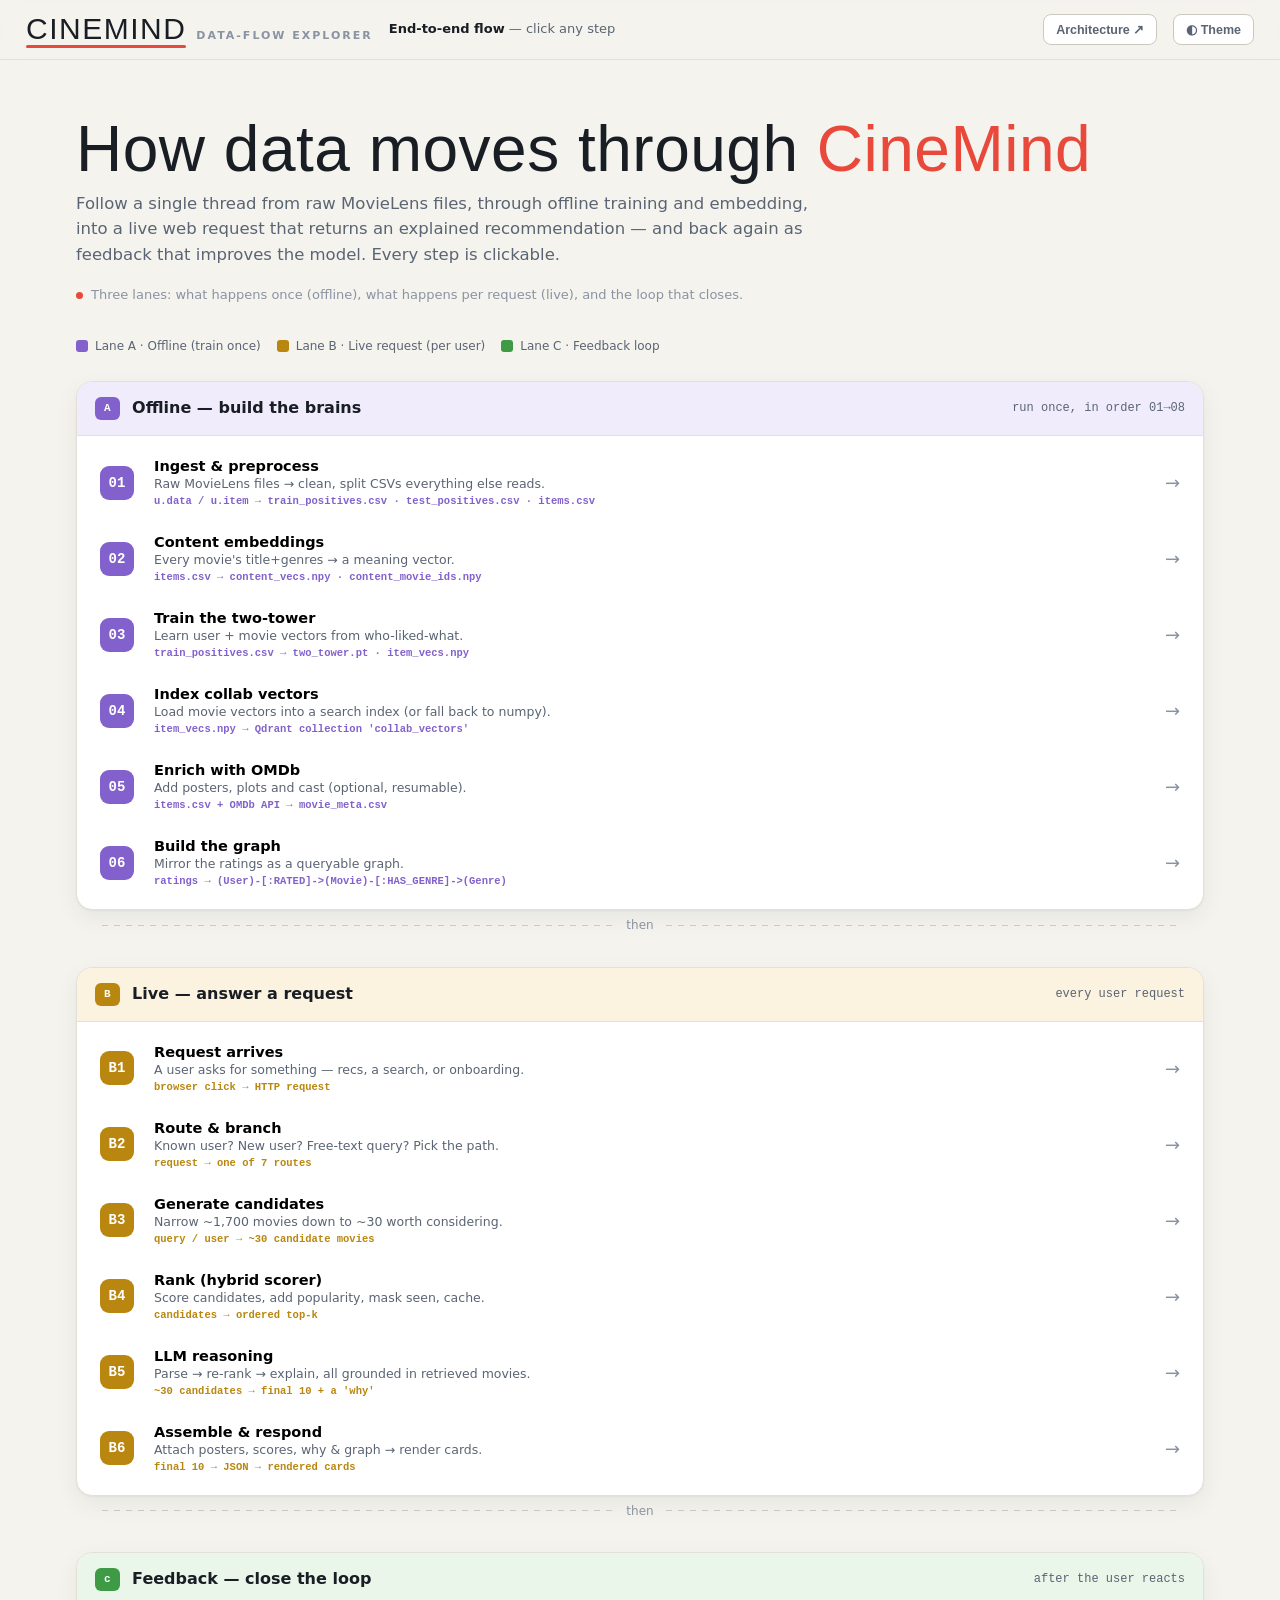
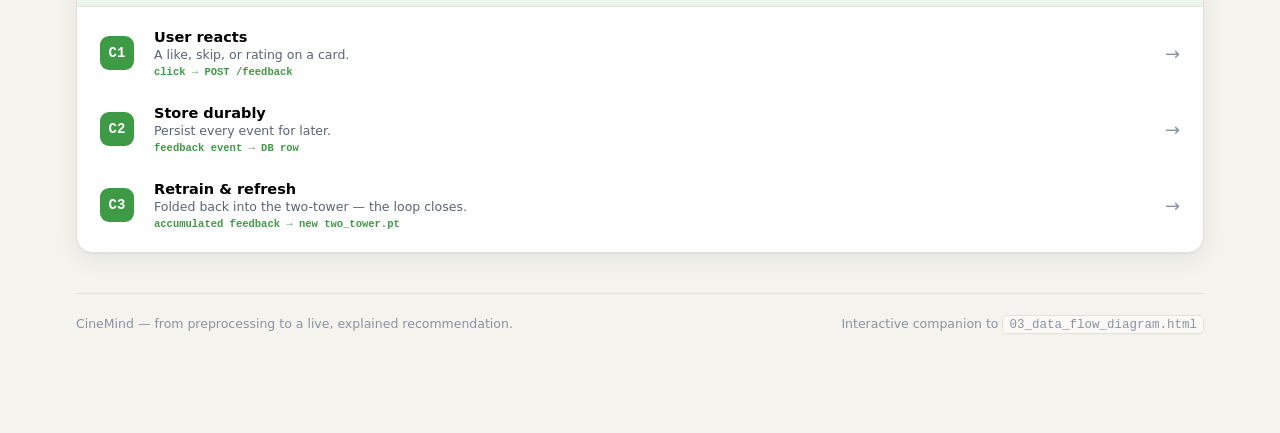
<file: cinemind_phase1/System Architecture/05_interactive_dataflow.html>
<!DOCTYPE html>
<html lang="en">
<head>
<meta charset="UTF-8" />
<meta name="viewport" content="width=device-width, initial-scale=1.0" />
<title>CineMind — Interactive Data Flow</title>
<style>
  :root {
    --ground: #F4F3EE; --panel: #FFFFFF; --panel-2: #FAF9F5;
    --ink: #191D24; --muted: #5A6473; --faint: #8A93A2;
    --accent: #E8493A; --accent-soft: #FBE7E4; --gold: #B98514; --teal: #1F9E88;
    --line: #E2E0D7; --line-strong: #CBC9BE;
    --shadow: 0 1px 2px rgba(24,28,36,.05), 0 8px 24px rgba(24,28,36,.06);
    /* three lanes */
    --a: #8261CC; --a-bg: #F1ECFB;   /* offline / training */
    --b: #B9860F; --b-bg: #FBF2DF;   /* live request       */
    --c: #3F9A46; --c-bg: #EBF6EA;   /* feedback loop      */
    --font-display: "Bebas Neue", "Arial Narrow", "Haettenschweiler", sans-serif;
    --font-body: "Inter", "Segoe UI", ui-sans-serif, system-ui, sans-serif;
    --font-mono: "Cascadia Code", "Consolas", "SFMono-Regular", ui-monospace, monospace;
  }
  @media (prefers-color-scheme: dark) {
    :root {
      --ground: #0E1116; --panel: #171B22; --panel-2: #1D222B;
      --ink: #ECEAE3; --muted: #9AA3B4; --faint: #626C7E;
      --accent: #F1584A; --accent-soft: #331A18; --gold: #E3B65A; --teal: #4FD1B8;
      --line: #29303C; --line-strong: #38414F;
      --shadow: 0 1px 2px rgba(0,0,0,.3), 0 10px 30px rgba(0,0,0,.35);
      --a: #B79BF0; --a-bg: #221B35; --b: #F0C463; --b-bg: #2F2610; --c: #82D18A; --c-bg: #152D18;
    }
  }
  :root[data-theme="dark"] {
    --ground: #0E1116; --panel: #171B22; --panel-2: #1D222B;
    --ink: #ECEAE3; --muted: #9AA3B4; --faint: #626C7E;
    --accent: #F1584A; --accent-soft: #331A18; --gold: #E3B65A; --teal: #4FD1B8;
    --line: #29303C; --line-strong: #38414F;
    --shadow: 0 1px 2px rgba(0,0,0,.3), 0 10px 30px rgba(0,0,0,.35);
    --a: #B79BF0; --a-bg: #221B35; --b: #F0C463; --b-bg: #2F2610; --c: #82D18A; --c-bg: #152D18;
  }
  :root[data-theme="light"] {
    --ground: #F4F3EE; --panel: #FFFFFF; --panel-2: #FAF9F5;
    --ink: #191D24; --muted: #5A6473; --faint: #8A93A2;
    --accent: #E8493A; --accent-soft: #FBE7E4; --gold: #B98514; --teal: #1F9E88;
    --line: #E2E0D7; --line-strong: #CBC9BE;
    --shadow: 0 1px 2px rgba(24,28,36,.05), 0 8px 24px rgba(24,28,36,.06);
    --a: #8261CC; --a-bg: #F1ECFB; --b: #B9860F; --b-bg: #FBF2DF; --c: #3F9A46; --c-bg: #EBF6EA;
  }

  * { box-sizing: border-box; }
  html, body { margin: 0; padding: 0; }
  body { background: var(--ground); color: var(--ink); font-family: var(--font-body); line-height: 1.55; -webkit-font-smoothing: antialiased; }

  .topbar {
    position: sticky; top: 0; z-index: 50; display: flex; align-items: center; gap: 16px;
    padding: 14px 26px; background: color-mix(in srgb, var(--ground) 86%, transparent);
    backdrop-filter: blur(10px); border-bottom: 1px solid var(--line);
  }
  .brand { display: flex; align-items: baseline; gap: 10px; cursor: pointer; user-select: none; }
  .brand .logo { font-family: var(--font-display); font-size: 30px; letter-spacing: 1.5px; line-height: 1; position: relative; }
  .brand .logo::after { content: ""; position: absolute; left: 0; right: 0; bottom: -4px; height: 3px; background: var(--accent); border-radius: 2px; }
  .brand .kicker { font-size: 11px; text-transform: uppercase; letter-spacing: 2px; color: var(--faint); font-weight: 600; }
  .crumbs { flex: 1; font-size: 13px; color: var(--muted); }
  .crumbs b { color: var(--ink); font-weight: 600; }
  .topbtn { border: 1px solid var(--line-strong); background: var(--panel); color: var(--muted); border-radius: 8px; padding: 7px 12px; font-size: 12.5px; font-weight: 600; cursor: pointer; }
  .topbtn:hover { color: var(--ink); border-color: var(--accent); }

  .wrap { max-width: 1180px; margin: 0 auto; padding: 32px 26px 100px; }

  .hero { padding: 26px 0 8px; }
  .hero h1 { font-family: var(--font-display); font-weight: 400; letter-spacing: .5px; font-size: clamp(38px, 6vw, 64px); line-height: .98; margin: 0 0 10px; text-wrap: balance; }
  .hero h1 .rd { color: var(--accent); }
  .hero p.lede { font-size: 16.5px; color: var(--muted); max-width: 70ch; margin: 0; }
  .hint { margin-top: 18px; font-size: 13px; color: var(--faint); display: inline-flex; align-items: center; gap: 8px; }
  .hint .dot { width: 7px; height: 7px; border-radius: 50%; background: var(--accent); animation: pulse 1.8s ease-in-out infinite; }
  @keyframes pulse { 0%,100%{opacity:.35; transform:scale(.8)} 50%{opacity:1; transform:scale(1.15)} }

  /* lane */
  .lane { margin-top: 26px; border: 1px solid var(--line); border-radius: 16px; background: var(--panel); box-shadow: var(--shadow); overflow: hidden; }
  .lane-head { display: flex; align-items: center; gap: 12px; padding: 14px 18px; border-bottom: 1px solid var(--line); background: var(--lbg); }
  .lane-tag { font-family: var(--font-mono); font-size: 11px; font-weight: 700; color: #fff; background: var(--lc); padding: 3px 9px; border-radius: 6px; letter-spacing: .5px; }
  .lane-name { font-weight: 700; font-size: 16px; }
  .lane-when { margin-left: auto; font-size: 12px; color: var(--muted); font-family: var(--font-mono); }
  .steps { padding: 8px; }
  .step {
    width: 100%; text-align: left; cursor: pointer; font-family: inherit;
    display: grid; grid-template-columns: 40px 1fr auto; align-items: center; gap: 14px;
    padding: 13px 14px; border: 1px solid transparent; border-radius: 11px; background: transparent;
    transition: background .12s, border-color .12s, transform .1s;
  }
  .step:hover { background: var(--panel-2); border-color: var(--lc); transform: translateX(3px); }
  .step:focus-visible { outline: 2px solid var(--accent); outline-offset: 1px; }
  .step + .step { border-top: 0; }
  .step .num { width: 34px; height: 34px; border-radius: 9px; display: grid; place-items: center; font-family: var(--font-mono); font-weight: 700; font-size: 14px; color: #fff; background: var(--lc); }
  .step .stitle { font-weight: 700; font-size: 14.5px; }
  .step .sdesc { font-size: 12.5px; color: var(--muted); margin-top: 2px; }
  .step .sarrow { color: var(--faint); font-size: 18px; }
  .step .sio { font-family: var(--font-mono); font-size: 10.5px; color: var(--lc); font-weight: 600; margin-top: 4px; }

  .connector { display: flex; align-items: center; gap: 12px; padding: 6px 26px; color: var(--faint); font-size: 12px; }
  .connector .l { flex: 1; height: 1px; background: repeating-linear-gradient(90deg,var(--line-strong) 0 6px,transparent 6px 12px); }

  /* detail (reuses architecture styling) */
  .detail { display: none; }
  .detail.active { display: block; animation: fade .25s ease; }
  .map.hidden { display: none; }
  @keyframes fade { from { opacity: 0; transform: translateY(8px);} to {opacity:1; transform:none;} }
  .back { display: inline-flex; align-items: center; gap: 8px; cursor: pointer; background: none; border: none; color: var(--muted); font-weight: 600; font-size: 13.5px; padding: 4px 0; margin-bottom: 6px; font-family: inherit; }
  .back:hover { color: var(--accent); }
  .dhead { display: flex; align-items: flex-start; gap: 16px; margin: 6px 0 8px; }
  .dhead .dic { width: 58px; height: 58px; flex: none; border-radius: 14px; display: grid; place-items: center; font-family: var(--font-mono); font-weight: 700; font-size: 24px; color: #fff; background: var(--lc); }
  .dhead h2 { font-family: var(--font-display); font-weight: 400; letter-spacing: .5px; font-size: clamp(28px, 4.2vw, 42px); margin: 2px 0 4px; line-height: 1; }
  .dhead .dsub { color: var(--muted); font-size: 15px; }
  .dhead .dtool { display: inline-block; margin-top: 8px; font-family: var(--font-mono); font-size: 12px; color: #fff; background: var(--lc); padding: 3px 9px; border-radius: 6px; }
  .dcols { display: grid; grid-template-columns: 1fr; gap: 22px; margin-top: 22px; }
  @media (min-width: 860px) { .dcols { grid-template-columns: 1.05fr .95fr; } }
  .card { border: 1px solid var(--line); border-radius: 14px; background: var(--panel); box-shadow: var(--shadow); padding: 20px 22px; margin-bottom: 18px; }
  .card h3 { font-size: 12px; text-transform: uppercase; letter-spacing: 1.4px; color: var(--faint); margin: 0 0 12px; font-weight: 700; display: flex; align-items: center; gap: 8px; }
  .card h3::before { content: ""; width: 14px; height: 2px; background: var(--lc, var(--accent)); }
  .card p { margin: 0 0 12px; font-size: 14.5px; }
  .card p:last-child { margin-bottom: 0; }
  .card .q { color: var(--muted); }
  .card strong { color: var(--ink); }
  .kv { display: grid; grid-template-columns: auto 1fr; gap: 6px 14px; font-size: 13.5px; }
  .kv dt { color: var(--faint); font-weight: 600; font-family: var(--font-mono); font-size: 12px; }
  .kv dd { margin: 0; }
  code { font-family: var(--font-mono); font-size: 12.5px; background: var(--panel-2); padding: 1.5px 6px; border-radius: 5px; border: 1px solid var(--line); }
  .figure { border: 1px solid var(--line); border-radius: 14px; background: var(--panel); box-shadow: var(--shadow); padding: 16px; }
  /* sticky only at the wide breakpoint (tall left column to stick against);
     capped to viewport height so it can't float over the cards below it. */
  @media (min-width: 860px) {
    .figure { position: sticky; top: 78px; max-height: calc(100vh - 94px); overflow-y: auto; }
  }
  .figure .ftitle { font-size: 12px; text-transform: uppercase; letter-spacing: 1.2px; color: var(--faint); font-weight: 700; margin-bottom: 4px; }
  .figure .fnote { font-size: 12.5px; color: var(--muted); min-height: 34px; margin-top: 10px; }
  .btnrow { display: flex; gap: 8px; margin-top: 12px; flex-wrap: wrap; }
  .fbtn { border: 1px solid var(--line-strong); background: var(--panel-2); color: var(--ink); border-radius: 8px; padding: 7px 12px; font-size: 12.5px; font-weight: 600; cursor: pointer; font-family: inherit; }
  .fbtn:hover { border-color: var(--accent); }
  .fbtn.primary { background: var(--accent); color: #fff; border-color: var(--accent); }
  .related { display: flex; flex-wrap: wrap; gap: 8px; }
  .chip { cursor: pointer; font-family: inherit; font-size: 12.5px; font-weight: 600; border: 1px solid var(--line-strong); background: var(--panel-2); color: var(--muted); padding: 6px 11px; border-radius: 20px; }
  .chip:hover { color: var(--accent); border-color: var(--accent); }
  .prevnext { display: flex; justify-content: space-between; gap: 12px; margin-top: 8px; }
  .pn { flex: 1; cursor: pointer; font-family: inherit; text-align: left; border: 1px solid var(--line); background: var(--panel-2); border-radius: 11px; padding: 11px 14px; transition: border-color .12s; }
  .pn:hover { border-color: var(--accent); }
  .pn.next { text-align: right; }
  .pn .pnl { font-size: 10.5px; text-transform: uppercase; letter-spacing: 1px; color: var(--faint); font-weight: 700; }
  .pn .pnt { font-weight: 700; font-size: 13.5px; margin-top: 2px; }
  .pn.dim { opacity: .35; pointer-events: none; }
  .footer { margin-top: 40px; padding-top: 20px; border-top: 1px solid var(--line); color: var(--faint); font-size: 12.5px; display: flex; justify-content: space-between; flex-wrap: wrap; gap: 10px; }
  .legend { display: flex; flex-wrap: wrap; gap: 8px 16px; margin: 22px 0 4px; }
  .legend .li { display: inline-flex; align-items: center; gap: 7px; font-size: 12px; color: var(--muted); }
  .legend .sw { width: 12px; height: 12px; border-radius: 3px; }
  @media (prefers-reduced-motion: reduce) { *, *::before, *::after { animation-duration: .001ms !important; transition-duration: .001ms !important; } }
</style>
</head>
<body>
<div class="topbar">
  <div class="brand" onclick="showMap()">
    <span class="logo">CINEMIND</span>
    <span class="kicker">Data-Flow Explorer</span>
  </div>
  <div class="crumbs" id="crumbs"><b>End-to-end flow</b> — click any step</div>
  <button class="topbtn" onclick="location.href='04_interactive_architecture.html'">Architecture ↗</button>
  <button class="topbtn" onclick="toggleTheme()">◐ Theme</button>
</div>

<div class="wrap map" id="mapView">
  <div class="hero">
    <h1>How data moves through <span class="rd">CineMind</span></h1>
    <p class="lede">Follow a single thread from raw MovieLens files, through offline training and
      embedding, into a live web request that returns an explained recommendation — and back
      again as feedback that improves the model. Every step is clickable.</p>
    <div class="hint"><span class="dot"></span> Three lanes: what happens once (offline), what happens per request (live), and the loop that closes.</div>
  </div>

  <div class="legend">
    <span class="li"><span class="sw" style="background:var(--a)"></span>Lane A · Offline (train once)</span>
    <span class="li"><span class="sw" style="background:var(--b)"></span>Lane B · Live request (per user)</span>
    <span class="li"><span class="sw" style="background:var(--c)"></span>Lane C · Feedback loop</span>
  </div>

  <div id="lanes"></div>

  <div class="footer">
    <span>CineMind — from preprocessing to a live, explained recommendation.</span>
    <span>Interactive companion to <code>03_data_flow_diagram.html</code></span>
  </div>
</div>

<div class="wrap detail" id="detailView"></div>

<script>
/* ---------- lanes + ordered steps ---------- */
const LANES = [
  { id:"a", tag:"A", name:"Offline — build the brains", when:"run once, in order 01→08",
    steps:["ingest","content","train","index","enrich","graph"] },
  { id:"b", tag:"B", name:"Live — answer a request", when:"every user request",
    steps:["arrive","route","candidates","rank","reason","respond"] },
  { id:"c", tag:"c", name:"Feedback — close the loop", when:"after the user reacts",
    steps:["react","store","retrain"] },
];

const S = {
  /* -------- Lane A -------- */
  ingest: { n:1, lane:"a", icon:"01", title:"Ingest & preprocess", tool:"src/01_data_exploration.py",
    sub:"Raw MovieLens files → clean, split CSVs everything else reads.",
    io:"u.data / u.item  →  train_positives.csv · test_positives.csv · items.csv",
    what:"The pipeline starts with three raw ml-100k files. Script 01 loads them, does EDA, and writes the clean CSVs the rest of the system consumes. It's the only script that touches the raw files.",
    how:"Two decisions are baked in here. <strong>Implicit feedback</strong>: a rating ≥ 4 becomes one positive interaction, everything else is dropped — the model learns 'liked / didn't engage', not star prediction. <strong>Temporal split</strong>: each user's ratings are sorted by time and the last 20% held out for testing.",
    role_:"Every downstream step depends on this output. If <code>items.csv</code> or the split CSVs are missing, <code>recommender.load()</code> raises immediately — there's no fallback for missing artifacts, only for missing <em>services</em>.",
    why:"The temporal split is the integrity guarantee: the model is scored only on ratings that chronologically follow its training data, so the benchmark can't be inflated by leakage.",
    fig:"split", related:["content","train","react"] },
  content: { n:2, lane:"a", icon:"02", title:"Content embeddings", tool:"E5 · src/03_content_embeddings.py",
    sub:"Every movie's title+genres → a meaning vector.",
    io:"items.csv  →  content_vecs.npy · content_movie_ids.npy",
    what:"Script 03 runs the E5 model (intfloat/e5-small-v2) over each movie's <code>title + genres</code>, producing a unit-length vector per film. Similar movies land near each other in this space.",
    how:"E5 needs a <code>passage:</code> prefix for the documents. The vectors are saved to <code>content_vecs.npy</code>, aligned by <code>content_movie_ids.npy</code>. First run downloads ~130MB; after that it's cached.",
    role_:"This is what makes semantic search and cold-start possible. A brand-new user with zero ratings can still be served, because their described taste is embedded into this same space and matched by cosine similarity.",
    why:"Crucially it also grounds the LLM: at request time, candidates come from these real embedded movies, so the model can only reason over films that actually exist.",
    fig:"embed", related:["ingest","candidates","train"] },
  train: { n:3, lane:"a", icon:"03", title:"Train the two-tower", tool:"PyTorch · src/04_two_tower.py",
    sub:"Learn user + movie vectors from who-liked-what.",
    io:"train_positives.csv  →  two_tower.pt · item_vecs.npy",
    what:"The centrepiece. Two small networks learn a 64-d vector for every user and every movie such that a user·movie dot product predicts a 'like'. The item tower also ingests the 19 genre flags.",
    how:"Training uses <strong>in-batch negatives</strong> (each batch of 512 positives becomes a 512×512 comparison) plus the essential <strong>logQ correction</strong> — subtracting <code>log(P(item))</code> to remove popularity bias. Without that one line the model loses to a popularity list. 60 epochs on CPU is fine.",
    role_:"Produces <code>two_tower.pt</code> (the trained weights) and <code>item_vecs.npy</code> (precomputed movie vectors). The live returning-user path computes only the user vector at request time and dots it against these.",
    why:"The hybrid (two-tower + 0.30·log-pop) hit Precision@10 = 0.094 vs 0.061 popularity and 0.075 RBM — the measurable win the whole project is built to demonstrate.",
    fig:"twotower", related:["ingest","index","rank","retrain"] },
  index: { n:4, lane:"a", icon:"04", title:"Index collab vectors", tool:"Qdrant · src/05_qdrant_indexing.py",
    sub:"Load movie vectors into a search index (or fall back to numpy).",
    io:"item_vecs.npy  →  Qdrant collection 'collab_vectors'",
    what:"Script 05 pushes the two-tower item vectors into a Qdrant collection so 'movies like X' can be answered by fast approximate nearest-neighbour search.",
    how:"Auto-detecting: if Qdrant is reachable it indexes there; if not, the same query is answered by a plain numpy dot-product over <code>item_vecs.npy</code>. Identical answers on 1,682 movies — the index matters at scale.",
    role_:"Backs <code>similar_to_movie()</code>. Note it holds the <em>collaborative</em> vectors; the content vectors are searched separately with numpy cosine.",
    why:"It demonstrates the production shape: brute-force cosine is fine for a demo but impossible at millions of items — an ANN index is how you keep it fast.",
    fig:"ann", related:["train","candidates"] },
  enrich: { n:5, lane:"a", icon:"05", title:"Enrich with OMDb", tool:"src/07_omdb_enrichment.py",
    sub:"Add posters, plots and cast (optional, resumable).",
    io:"items.csv + OMDb API  →  movie_meta.csv",
    what:"Script 07 fetches a poster, plot and cast for each movie from OMDb, matched by title+year (ml-100k has no id to join on), into <code>movie_meta.csv</code>. 1,548/1,682 matched.",
    how:"Free tier is 1,000 lookups/day, so it supports multi-key rotation and is resumable. Entirely independent of the model — run any time after step 01.",
    role_:"Presentational only. <code>recommender.py</code> merges it in when present; unmatched movies simply return no poster. The LLM 'Why this?' chain uses the plot to ground explanations.",
    why:"Turns a bare ranked list into something that looks and reads like a real product — and gives the explanation layer real story details to work with.",
    fig:"enrich", related:["reason","respond"] },
  graph: { n:6, lane:"a", icon:"06", title:"Build the graph", tool:"Neo4j · src/08_neo4j_graph.py",
    sub:"Mirror the ratings as a queryable graph.",
    io:"ratings  →  (User)-[:RATED]->(Movie)-[:HAS_GENRE]->(Genre)",
    what:"Script 08 loads the ratings into Neo4j as a graph — 55,375 RATED edges, 2,893 HAS_GENRE edges — using idempotent, batched MERGE statements.",
    how:"Independent of the model; needs a running Neo4j. Once loaded, <code>graph.py</code> traverses it for co-rater and shared-genre insights via Cypher.",
    role_:"Provides a fundamentally different signal from the vectors: real other-user behaviour ('501 users who rated this also rated…'), not a similarity number.",
    why:"It's what powers the 'Graph insights' panel with a fact rather than a score — and shows the system blends collaborative, content, graph and language signals.",
    fig:"graph", related:["respond","react"] },

  /* -------- Lane B -------- */
  arrive: { n:1, lane:"b", icon:"B1", title:"Request arrives", tool:"React / Streamlit → FastAPI",
    sub:"A user asks for something — recs, a search, or onboarding.",
    io:"browser click  →  HTTP request",
    what:"A person interacts with the UI — opens their recommendations, types a conversational search, or fills the onboarding wizard. The frontend turns that into an HTTP call to FastAPI.",
    how:"React uses a small fetch client (<code>api.js</code>); the Streamlit demo skips HTTP and calls the same Python functions directly. Either way the entry points are the same pipeline functions.",
    role_:"This is the boundary between the human and the system. Everything after this is the online pipeline.",
    why:"Because both UIs converge on the same <code>recommender.py</code> / <code>llm_chains.py</code>, there's one engine to reason about, not two.",
    fig:"arrive", related:["route","respond"] },
  route: { n:2, lane:"b", icon:"B2", title:"Route & branch", tool:"backend/main.py",
    sub:"Known user? New user? Free-text query? Pick the path.",
    io:"request  →  one of 7 routes",
    what:"FastAPI dispatches to the right route and the pipeline branches on <em>who</em> is asking. <code>known_user()</code> decides whether the two-tower path is even usable.",
    how:"A returning user with history → <code>/recommendations</code> (collaborative). A new user → <code>/onboarding</code> (content-only). A free-text request → <code>/chat</code> (RAG search). Unknown user on the recs route returns a clean 404 pointing to onboarding.",
    role_:"This branch is the cold-start solution in action: the system never tries to run the collaborative model on someone it knows nothing about.",
    why:"Choosing the path up front is what lets one system serve both a 5-year veteran and a first-time visitor without failing on either.",
    fig:"route", related:["arrive","candidates","rank"] },
  candidates: { n:3, lane:"b", icon:"B3", title:"Generate candidates", tool:"recommender.retrieve_candidates()",
    sub:"Narrow ~1,700 movies down to ~30 worth considering.",
    io:"query / user  →  ~30 candidate movies",
    what:"For search and onboarding, the query is embedded with E5 and a cosine search over the content vectors returns ~30 real movies. For returning users, the two-tower produces scores over all items directly.",
    how:"Every candidate is a genuine row from <code>items.csv</code>. If E5 can't load (first-run offline), a lexical keyword fallback keeps it working. Excluded genres from the parsed intent are filtered out here.",
    role_:"This is the RAG 'retrieve' step — it fixes the universe of movies the LLM is allowed to consider, before any generation happens.",
    why:"Retrieval-before-generation is exactly what stops the model inventing titles: it can only rank what was actually retrieved.",
    fig:"embed", related:["content","rank","reason"] },
  rank: { n:4, lane:"b", icon:"B4", title:"Rank (hybrid scorer)", tool:"two-tower + pop prior · Redis",
    sub:"Score candidates, add popularity, mask seen, cache.",
    io:"candidates  →  ordered top-k",
    what:"For returning users, the user vector is dotted against item vectors, a <strong>0.30·log-popularity</strong> prior is added, already-seen movies are masked to −∞, and the top-k is taken.",
    how:"The whole result is <strong>cache-aside in Redis</strong> under <code>recs:{user_id}:{k}</code> with a 5-minute TTL — a repeat request skips the model entirely (~24ms → ~1ms). No Redis just means always-fresh compute.",
    role_:"This is the returning-user ranking. For conversational search, ranking is instead handed to the LLM re-ranker in the next step.",
    why:"Blending learned taste with a popularity prior is what beat both pure approaches — and caching keeps a refresh from paying full model cost every time.",
    fig:"cache", related:["train","reason","respond"] },
  reason: { n:5, lane:"b", icon:"B5", title:"LLM reasoning", tool:"LangChain · Claude/Groq · Langfuse",
    sub:"Parse → re-rank → explain, all grounded in retrieved movies.",
    io:"~30 candidates  →  final 10 + a 'why'",
    what:"When a key is set, the LLM layer runs: Haiku parses the query into a JSON intent, Sonnet re-ranks the retrieved candidates to a final 10 (choosing only from the given IDs), and Haiku writes a grounded 1–2 sentence explanation for the top pick.",
    how:"Every call goes through <code>_invoke_or_none()</code>, which attaches a Langfuse trace and swallows failures into a retrieval-only fallback. Repeated IDs from free-tier models are de-duplicated while preserving rank.",
    role_:"This is what makes results conversational and explainable rather than a bare list — and it's strictly bounded to real, retrieved movies.",
    why:"With no API key the whole step is skipped gracefully: the user still gets retrieval-ranked results, never an error.",
    fig:"llm", related:["candidates","enrich","respond"] },
  respond: { n:6, lane:"b", icon:"B6", title:"Assemble & respond", tool:"FastAPI JSON → UI",
    sub:"Attach posters, scores, why & graph → render cards.",
    io:"final 10  →  JSON  →  rendered cards",
    what:"The final movies are assembled into JSON: title, score, genres, poster/plot/cast (if enriched), the 'why' explanation, and — on demand — graph insights. The UI renders cards.",
    how:"Each card can lazily call <code>/explain/{id}</code> and <code>/graph/insights/{id}</code> for deeper detail. The React app adds watchlist, modal and filtering on top; Streamlit renders the same data as tabs.",
    role_:"This is the payoff of the whole request path — the moment the user sees a personalised, explained, poster-rich recommendation.",
    why:"Because every field traces back to a real retrieved movie and real metadata, what the user sees is trustworthy, not hallucinated.",
    fig:"respond", related:["reason","enrich","graph","react"] },

  /* -------- Lane C -------- */
  react: { n:1, lane:"c", icon:"C1", title:"User reacts", tool:"👍 / 👎 in the UI",
    sub:"A like, skip, or rating on a card.",
    io:"click  →  POST /feedback",
    what:"The user gives a signal — thumbs up/down, a like/skip, or a rating — on a recommendation card.",
    how:"The UI sends <code>POST /feedback</code> with user_id, movie_id, and either a rating or a click flag (both optional).",
    role_:"This is the raw material of improvement — the system observing whether its guesses landed.",
    why:"A recommender that never sees reactions can't get better. This is where learning-from-use begins.",
    fig:"react", related:["store","respond"] },
  store: { n:2, lane:"c", icon:"C2", title:"Store durably", tool:"feedback.py · Postgres/SQLite",
    sub:"Persist every event for later.",
    io:"feedback event  →  DB row",
    what:"<code>feedback.py</code> writes each event to Postgres when reachable, or a local SQLite file otherwise, so the app records feedback even with no Docker running.",
    how:"Each row carries user, movie, rating/clicked and a timestamp. There's also a short-TTL interaction with Redis: caching stays fresh enough that recent feedback surfaces reasonably soon.",
    role_:"Durable storage is what lets feedback accumulate into a dataset, rather than evaporating after the request.",
    why:"The SQLite fallback means the loop is never silently broken just because a database is down.",
    fig:"feedback", related:["react","retrain"] },
  retrain: { n:3, lane:"c", icon:"C3", title:"Retrain & refresh", tool:"→ back to Lane A step 3",
    sub:"Folded back into the two-tower — the loop closes.",
    io:"accumulated feedback  →  new two_tower.pt",
    what:"Periodically, accumulated feedback becomes new positive interactions and the two-tower is retrained — the same offline step 3, now with more/fresher data.",
    how:"New weights replace <code>two_tower.pt</code> and <code>item_vecs.npy</code>; the cache's short TTL means updated recommendations propagate quickly rather than being pinned to stale results.",
    role_:"This is the arrow that turns a static model into a living one, connecting Lane C back to Lane A.",
    why:"It's the difference between a recommender that's frozen at training time and one that keeps adapting to how people actually respond.",
    fig:"loop", related:["train","store"] },
};

/* flat ordered list for prev/next */
const ORDER = [];
LANES.forEach(l => l.steps.forEach(s => ORDER.push(s)));

/* ---------- build map ---------- */
function lc(l){ return `var(--${l})`; }
function lbg(l){ return `var(--${l}-bg)`; }

function buildLanes(){
  const host=document.getElementById("lanes");
  host.innerHTML = LANES.map((l,li)=>{
    const steps = l.steps.map(id=>{
      const s=S[id];
      return `<button class="step" style="--lc:${lc(l.id)}" onclick="openStep('${id}')">
        <span class="num">${s.icon}</span>
        <span><span class="stitle">${s.title}</span><div class="sdesc">${s.sub}</div><div class="sio">${s.io}</div></span>
        <span class="sarrow">→</span>
      </button>`;
    }).join("");
    const conn = li<LANES.length-1 ? `<div class="connector"><div class="l"></div><span>then</span><div class="l"></div></div>`:"";
    return `<section class="lane" style="--lc:${lc(l.id)};--lbg:${lbg(l.id)}">
      <div class="lane-head"><span class="lane-tag">${l.tag}</span><span class="lane-name">${l.name}</span><span class="lane-when">${l.when}</span></div>
      <div class="steps">${steps}</div>
    </section>${conn}`;
  }).join("");
}

/* ---------- detail ---------- */
function openStep(id){
  const s=S[id]; const view=document.getElementById("detailView");
  const kv = s.io ? `<dt>in → out</dt><dd>${s.io}</dd>` : "";
  const related = s.related.map(r=>`<button class="chip" onclick="openStep('${r}')">${S[r].icon} ${S[r].title}</button>`).join("");
  const idx=ORDER.indexOf(id);
  const prev=ORDER[idx-1], next=ORDER[idx+1];
  const prevBtn = prev ? `<button class="pn" onclick="openStep('${prev}')"><div class="pnl">← Previous</div><div class="pnt">${S[prev].title}</div></button>`
                       : `<button class="pn dim"><div class="pnl">Start</div><div class="pnt">—</div></button>`;
  const nextBtn = next ? `<button class="pn next" onclick="openStep('${next}')"><div class="pnl">Next →</div><div class="pnt">${S[next].title}</div></button>`
                       : `<button class="pn next dim"><div class="pnl">End of loop</div><div class="pnt">—</div></button>`;

  view.innerHTML = `
    <button class="back" onclick="showMap()">← Full flow</button>
    <div class="dhead" style="--lc:${lc(s.lane)};--lbg:${lbg(s.lane)}">
      <div class="dic">${s.icon}</div>
      <div><h2>${s.title}</h2><div class="dsub">${s.sub}</div><span class="dtool">${s.tool}</span></div>
    </div>
    <div class="dcols">
      <div>
        <div class="card" style="--lc:${lc(s.lane)}"><h3>What happens</h3><p class="q">${s.what}</p></div>
        <div class="card" style="--lc:${lc(s.lane)}"><h3>How it works</h3><p class="q">${s.how}</p></div>
        <div class="card" style="--lc:${lc(s.lane)}"><h3>Its role in the flow</h3><p class="q">${s.role_}</p></div>
        <div class="card" style="--lc:${lc(s.lane)}"><h3>Why it matters</h3><p class="q">${s.why}</p></div>
      </div>
      <div>
        <div class="figure" style="--lc:${lc(s.lane)}">
          <div class="ftitle">Interactive · ${s.title}</div>
          <div class="figstage" id="figstage"></div>
          <div class="fnote" id="fnote"></div>
          <div class="btnrow" id="figbtns"></div>
        </div>
        <div class="card" style="--lc:${lc(s.lane)}"><h3>Data in / out</h3><dl class="kv">${kv}</dl></div>
        <div class="card" style="--lc:${lc(s.lane)}"><h3>Connects to</h3><div class="related">${related}</div></div>
      </div>
    </div>
    <div class="prevnext">${prevBtn}${nextBtn}</div>
    <div class="footer"><span>Step: ${s.title}</span><span>CineMind Data-Flow Explorer</span></div>
  `;
  document.getElementById("crumbs").innerHTML=`<b>${s.title}</b> — ${s.tool}`;
  document.getElementById("mapView").classList.add("hidden");
  view.classList.add("active");
  window.scrollTo({top:0,behavior:"instant"});
  if(FIGS[s.fig]) FIGS[s.fig](document.getElementById("figstage"),document.getElementById("fnote"),document.getElementById("figbtns"));
  location.hash=id;
}
function showMap(){
  document.getElementById("detailView").classList.remove("active");
  document.getElementById("mapView").classList.remove("hidden");
  document.getElementById("crumbs").innerHTML=`<b>End-to-end flow</b> — click any step`;
  if(location.hash) history.replaceState(null,"",location.pathname);
  window.scrollTo({top:0,behavior:"instant"});
}

/* ---------- figures (shared style w/ architecture file) ---------- */
const FIGS={};
const cssv = n => getComputedStyle(document.documentElement).getPropertyValue(n).trim();
function makeCanvas(stage,h){ stage.innerHTML=""; const c=document.createElement("canvas");
  const w=stage.clientWidth||360; const dpr=Math.min(window.devicePixelRatio||1,2);
  c.width=w*dpr; c.height=h*dpr; c.style.width="100%"; c.style.height=h+"px";
  const ctx=c.getContext("2d"); ctx.scale(dpr,dpr); stage.appendChild(c); return {c,ctx,w,h}; }
function btn(host,label,fn,primary){ const b=document.createElement("button");
  b.className="fbtn"+(primary?" primary":""); b.textContent=label; b.onclick=fn; host.appendChild(b); return b; }

FIGS.split=(stage,note,btns)=>{ const {ctx,w,h}=makeCanvas(stage,180); let p=0,raf;
  const draw=()=>{ ctx.clearRect(0,0,w,h);
    const a=cssv("--a"),acc=cssv("--accent"),ink=cssv("--ink");
    ctx.fillStyle=ink; ctx.font="600 12px "+cssv("--font-body"); ctx.textAlign="left";
    ctx.fillText("One user's ratings, oldest → newest",12,22);
    const n=24,x0=14,x1=w-14,y=70,r=6,cut=Math.floor(n*0.8);
    for(let i=0;i<n;i++){ const x=x0+(x1-x0)*(i/(n-1)); const on=i/n<=p;
      ctx.globalAlpha=on?1:0.12; ctx.fillStyle=i>=cut?acc:a; ctx.beginPath(); ctx.arc(x,y,r,0,7); ctx.fill(); ctx.globalAlpha=1; }
    ctx.strokeStyle=a; ctx.lineWidth=2; ctx.beginPath(); ctx.moveTo(x0,y+20); ctx.lineTo(x0+(x1-x0)*(cut-0.5)/(n-1),y+20); ctx.stroke();
    ctx.fillStyle=a; ctx.font="600 11px "+cssv("--font-body"); ctx.textAlign="center"; ctx.fillText("TRAIN (first 80%)",x0+(x1-x0)*0.4,y+38);
    ctx.strokeStyle=acc; ctx.beginPath(); ctx.moveTo(x0+(x1-x0)*(cut-0.5)/(n-1),y+20); ctx.lineTo(x1,y+20); ctx.stroke();
    ctx.fillStyle=acc; ctx.fillText("TEST (last 20%)",x0+(x1-x0)*0.9,y+38);
    if(p<1){ p+=0.02; raf=requestAnimationFrame(draw); } };
  draw(); note.textContent="Split by time, not at random — no rating from the test period ever informs training. Honest evaluation.";
  btn(btns,"↻ Replay",()=>{p=0;cancelAnimationFrame(raf);draw();},true); stage._stop=()=>cancelAnimationFrame(raf); };

FIGS.embed=(stage,note,btns)=>{ const {ctx,w,h}=makeCanvas(stage,240);
  const pts=[]; const cl=[[0.28,0.34,"--a"],[0.7,0.3,"--teal"],[0.5,0.72,"--b"]];
  cl.forEach(([cx,cy,col])=>{ for(let i=0;i<9;i++) pts.push({x:cx+(Math.random()-0.5)*0.22,y:cy+(Math.random()-0.5)*0.22,col}); });
  let query=null,raf,tt=0;
  const draw=()=>{ ctx.clearRect(0,0,w,h); const faint=cssv("--faint"),acc=cssv("--accent");
    ctx.strokeStyle=cssv("--line"); for(let g=0.1;g<1;g+=0.18){ ctx.globalAlpha=0.5;
      ctx.beginPath(); ctx.moveTo(g*w,10); ctx.lineTo(g*w,h-10); ctx.stroke();
      ctx.beginPath(); ctx.moveTo(10,g*h); ctx.lineTo(w-10,g*h); ctx.stroke(); ctx.globalAlpha=1; }
    if(query){ const wd=pts.map(pt=>({pt,d:Math.hypot(pt.x-query.x,pt.y-query.y)})).sort((a,b)=>a.d-b.d).slice(0,5);
      wd.forEach(({pt})=>{ ctx.strokeStyle=acc; ctx.globalAlpha=0.4; ctx.lineWidth=1.5; ctx.beginPath(); ctx.moveTo(query.x*w,query.y*h); ctx.lineTo(pt.x*w,pt.y*h); ctx.stroke(); ctx.globalAlpha=1; }); }
    pts.forEach(pt=>{ ctx.fillStyle=cssv(pt.col); ctx.beginPath(); ctx.arc(pt.x*w,pt.y*h,5,0,7); ctx.fill(); });
    if(query){ const pl=0.5+0.5*Math.sin(tt*0.1); ctx.fillStyle=acc; ctx.globalAlpha=0.2+0.2*pl; ctx.beginPath(); ctx.arc(query.x*w,query.y*h,14+3*pl,0,7); ctx.fill(); ctx.globalAlpha=1;
      ctx.fillStyle=acc; ctx.beginPath(); ctx.arc(query.x*w,query.y*h,7,0,7); ctx.fill(); ctx.fillStyle="#fff"; ctx.font="700 9px "+cssv("--font-mono"); ctx.textAlign="center"; ctx.fillText("q",query.x*w,query.y*h+3); }
    ctx.fillStyle=faint; ctx.font="10px "+cssv("--font-body"); ctx.textAlign="left"; ctx.fillText("each dot = a movie · nearby = similar meaning",10,h-6);
    tt++; raf=requestAnimationFrame(draw); };
  draw(); note.textContent="Click to drop a query. Its nearest real movies light up — those become the grounded candidates.";
  stage.querySelector("canvas").style.cursor="crosshair";
  stage.querySelector("canvas").onclick=(e)=>{ const r=e.target.getBoundingClientRect(); query={x:(e.clientX-r.left)/r.width,y:(e.clientY-r.top)/r.height};
    note.textContent="Those 5 nearest movies are the RAG candidates — the LLM can only rank real, retrieved films."; };
  btn(btns,"✦ Random query",()=>{ query={x:0.2+Math.random()*0.6,y:0.2+Math.random()*0.6}; note.textContent="Retrieved candidates fixed — generation can't escape them."; },true);
  stage._stop=()=>cancelAnimationFrame(raf); };

FIGS.twotower=(stage,note,btns)=>{ const {ctx,w,h}=makeCanvas(stage,230); let t=0,raf,running=true;
  const draw=()=>{ const acc=cssv("--accent"),a=cssv("--a"),teal=cssv("--teal"),faint=cssv("--faint"),ink=cssv("--ink");
    ctx.clearRect(0,0,w,h); const uX=w*0.17,iX=w*0.83,midX=w/2;
    const tower=(x,label,col,seed)=>{ ctx.fillStyle=col; ctx.font="600 11px "+cssv("--font-body"); ctx.textAlign="center"; ctx.fillText(label,x,16);
      for(let layer=0;layer<3;layer++){ const n=[3,4,2][layer],ly=36+layer*40;
        for(let k=0;k<n;k++){ const nx=x-(n-1)*10+k*20;
          if(layer<2){ const n2=[3,4,2][layer+1]; for(let j=0;j<n2;j++){ const nx2=x-(n2-1)*10+j*20,ny2=36+(layer+1)*40;
            ctx.strokeStyle=col+"33"; ctx.lineWidth=1; ctx.beginPath(); ctx.moveTo(nx,ly); ctx.lineTo(nx2,ny2); ctx.stroke(); } }
          const pulse=0.5+0.5*Math.sin(t*0.05+seed+k+layer); ctx.fillStyle=col; ctx.globalAlpha=0.35+0.55*pulse;
          ctx.beginPath(); ctx.arc(nx,ly,4.5,0,7); ctx.fill(); ctx.globalAlpha=1; } }
      for(let k=0;k<8;k++){ const bx=x-36+k*9,bh=5+14*(0.5+0.5*Math.sin(t*0.05+seed+k)); ctx.fillStyle=col; ctx.fillRect(bx,175-bh,6,bh); } };
    tower(uX,"USER",a,0); tower(iX,"ITEM",teal,10);
    const glow=0.5+0.5*Math.sin(t*0.05);
    ctx.strokeStyle=acc+"66"; ctx.lineWidth=2; ctx.setLineDash([4,4]);
    ctx.beginPath(); ctx.moveTo(uX+40,172); ctx.lineTo(midX-22,h/2+30); ctx.stroke();
    ctx.beginPath(); ctx.moveTo(iX-40,172); ctx.lineTo(midX+22,h/2+30); ctx.stroke(); ctx.setLineDash([]);
    ctx.fillStyle=acc; ctx.beginPath(); ctx.arc(midX,h/2+30,18,0,7); ctx.fill();
    ctx.fillStyle="#fff"; ctx.font="700 14px "+cssv("--font-mono"); ctx.textAlign="center"; ctx.fillText("·",midX,h/2+35);
    ctx.fillStyle=acc; ctx.font="700 13px "+cssv("--font-mono"); ctx.fillText("score "+(0.5+0.49*glow).toFixed(2),midX,h/2+66);
    if(running){ t++; raf=requestAnimationFrame(draw); } };
  draw(); note.textContent="User vector · item vector = match score. Trained with in-batch negatives + the logQ correction that removes popularity bias.";
  btn(btns,"⏸ Pause",(e)=>{ running=!running; e.target.textContent=running?"⏸ Pause":"▶ Play"; if(running) draw(); },true);
  stage._stop=()=>{running=false;cancelAnimationFrame(raf);}; };

FIGS.ann=(stage,note,btns)=>{ const {ctx,w,h}=makeCanvas(stage,220);
  const pts=Array.from({length:60},()=>({x:Math.random(),y:Math.random()})); const q={x:0.5,y:0.5}; let mode="ann",step=0,raf;
  const draw=()=>{ ctx.clearRect(0,0,w,h); const acc=cssv("--accent"),a=cssv("--a"),faint=cssv("--faint");
    const wd=pts.map((p,i)=>({p,d:Math.hypot(p.x-q.x,p.y-q.y)})).sort((x,y)=>x.d-y.d);
    const scanned=mode==="numpy"?Math.min(step,pts.length):Math.min(step,8);
    pts.forEach(p=>{ ctx.fillStyle=faint; ctx.globalAlpha=0.4; ctx.beginPath(); ctx.arc(p.x*w,p.y*h,4,0,7); ctx.fill(); ctx.globalAlpha=1; });
    if(mode==="numpy") wd.slice(0,scanned).forEach(({p})=>{ ctx.strokeStyle=faint; ctx.globalAlpha=0.5; ctx.beginPath(); ctx.moveTo(q.x*w,q.y*h); ctx.lineTo(p.x*w,p.y*h); ctx.stroke(); ctx.globalAlpha=1; });
    wd.slice(0,Math.min(scanned,5)).forEach(({p})=>{ ctx.fillStyle=a; ctx.beginPath(); ctx.arc(p.x*w,p.y*h,6,0,7); ctx.fill(); });
    ctx.fillStyle=acc; ctx.beginPath(); ctx.arc(q.x*w,q.y*h,8,0,7); ctx.fill(); ctx.fillStyle="#fff"; ctx.font="700 9px "+cssv("--font-mono"); ctx.textAlign="center"; ctx.fillText("X",q.x*w,q.y*h+3);
    ctx.fillStyle=faint; ctx.font="600 11px "+cssv("--font-mono"); ctx.textAlign="left"; ctx.fillText(mode==="numpy"?`numpy: compared ${scanned}/60`:`ANN: top ${Math.min(scanned,5)}`,10,16);
    if(step<(mode==="numpy"?pts.length:8)){ step+=mode==="numpy"?2:1; raf=requestAnimationFrame(draw); } };
  const run=(m)=>{ mode=m; step=0; cancelAnimationFrame(raf); draw(); }; run("ann");
  note.textContent="Both return the 5 nearest movies. Qdrant's index skips the full scan the numpy fallback must do.";
  btn(btns,"⚡ ANN (Qdrant)",()=>{run("ann");note.textContent="Near-instant, even on huge catalogues.";},true);
  btn(btns,"🐢 numpy scan",()=>{run("numpy");note.textContent="Compares against every movie — fine for 1,682, not for millions.";});
  stage._stop=()=>cancelAnimationFrame(raf); };

FIGS.enrich=(stage,note,btns)=>{ stage.innerHTML="";
  const card=document.createElement("div"); card.style.cssText="border:1px solid var(--line);border-radius:12px;overflow:hidden;background:var(--panel-2);display:flex;gap:12px;padding:12px;align-items:center";
  const poster=document.createElement("div"); poster.style.cssText="width:60px;height:86px;border-radius:6px;background:var(--line);flex:none;transition:background .5s;display:grid;place-items:center;font-size:20px;color:var(--faint)"; poster.textContent="?";
  const meta=document.createElement("div"); meta.innerHTML=`<div style="font-weight:700;font-size:14px">Movie #181</div><div id="mline" style="font-size:12px;color:var(--faint);margin-top:4px">title + genres only</div>`;
  card.appendChild(poster); card.appendChild(meta); stage.appendChild(card);
  note.textContent="Before enrichment a movie is just a title and genres. OMDb adds the poster, plot and cast — matched by title+year.";
  btn(btns,"🖼 Fetch from OMDb",()=>{ poster.style.background="linear-gradient(135deg,var(--a),var(--accent))"; poster.textContent="🎬"; poster.style.color="#fff";
    document.getElementById("mline").innerHTML="<span style='color:var(--teal)'>+ poster · plot · cast</span> — now product-ready"; note.textContent="Matched (1,548/1,682 are). Unmatched movies simply keep no poster — nothing breaks."; },true);
  btn(btns,"✕ No match",()=>{ document.getElementById("mline").innerHTML="unmatched — <span style='color:var(--muted)'>poster_url = None</span>, still works"; note.textContent="134 obscure titles aren't in OMDb. The pipeline degrades gracefully — they just render without a poster."; }); };

FIGS.graph=(stage,note,btns)=>{ const {ctx,w,h}=makeCanvas(stage,240);
  const movie={x:w/2,y:h/2}; const users=Array.from({length:6},(_,i)=>({a:Math.PI*2*i/6,r:66}));
  const others=Array.from({length:5},(_,i)=>({a:Math.PI*2*i/5-0.3,r:112})); let step=0,raf,running=true;
  const draw=()=>{ ctx.clearRect(0,0,w,h); const c=cssv("--c"),acc=cssv("--accent"),a=cssv("--a"),faint=cssv("--faint");
    const uPos=users.map(u=>({x:movie.x+Math.cos(u.a)*u.r,y:movie.y+Math.sin(u.a)*u.r}));
    const oPos=others.map(o=>({x:movie.x+Math.cos(o.a)*o.r,y:movie.y+Math.sin(o.a)*o.r}));
    if(step>=1) uPos.forEach(u=>{ ctx.strokeStyle=c; ctx.globalAlpha=Math.min(1,(step-1)*0.5||0.5); ctx.lineWidth=2; ctx.beginPath(); ctx.moveTo(movie.x,movie.y); ctx.lineTo(u.x,u.y); ctx.stroke(); ctx.globalAlpha=1; });
    if(step>=2) uPos.forEach(u=>oPos.forEach((o,j)=>{ if((j+Math.round(u.x))%2<1){ ctx.strokeStyle=acc; ctx.globalAlpha=0.25; ctx.beginPath(); ctx.moveTo(u.x,u.y); ctx.lineTo(o.x,o.y); ctx.stroke(); ctx.globalAlpha=1; } }));
    if(step>=2) oPos.forEach(o=>{ ctx.fillStyle=acc; ctx.beginPath(); ctx.arc(o.x,o.y,9,0,7); ctx.fill(); ctx.fillStyle="#fff"; ctx.font="8px "+cssv("--font-body"); ctx.textAlign="center"; ctx.fillText("also",o.x,o.y+3); });
    uPos.forEach(u=>{ ctx.fillStyle=a; ctx.beginPath(); ctx.arc(u.x,u.y,8,0,7); ctx.fill(); ctx.fillStyle="#fff"; ctx.font="9px "+cssv("--font-body"); ctx.textAlign="center"; ctx.fillText("👤",u.x,u.y+3); });
    ctx.fillStyle=c; ctx.beginPath(); ctx.arc(movie.x,movie.y,18,0,7); ctx.fill(); ctx.fillStyle="#fff"; ctx.font="10px "+cssv("--font-body"); ctx.textAlign="center"; ctx.fillText("🎬",movie.x,movie.y+4);
    ctx.fillStyle=faint; ctx.font="10px "+cssv("--font-body"); const cap=["click Traverse","RATED by these users…","…who also RATED these highly"][Math.min(step,2)]; ctx.fillText(cap,w/2,h-8);
    raf=requestAnimationFrame(draw); };
  draw(); note.textContent="A graph fact, not a score: movie → its raters → what THEY also liked. That's 'also liked by the same raters'.";
  btn(btns,"▶ Traverse",()=>{ step=0; const iv=setInterval(()=>{ step++; if(step>=2) clearInterval(iv); },900); },true);
  stage._stop=()=>{running=false;cancelAnimationFrame(raf);}; };

FIGS.arrive=(stage,note,btns)=>{ stage.innerHTML="";
  const wrap=document.createElement("div"); wrap.style.cssText="display:flex;flex-direction:column;gap:10px";
  const two=document.createElement("div"); two.style.cssText="display:flex;gap:10px";
  ["⚛️ React (via api.js)","🎈 Streamlit (direct)"].forEach(t=>{ const d=document.createElement("div");
    d.style.cssText="flex:1;border:1px solid var(--line);border-radius:10px;padding:12px;text-align:center;font-size:12px;font-weight:600;background:var(--panel-2)"; d.textContent=t; two.appendChild(d); });
  const arrow=document.createElement("div"); arrow.style.cssText="text-align:center;color:var(--faint);font-size:18px"; arrow.textContent="↓";
  const eng=document.createElement("div"); eng.style.cssText="border:1px solid var(--b);border-radius:10px;padding:14px;text-align:center;background:var(--b-bg);font-weight:700;font-size:13px";
  eng.innerHTML="one engine<br><span style='font-family:var(--font-mono);font-size:11px;font-weight:500;color:var(--muted)'>recommender.py · llm_chains.py · graph.py</span>";
  wrap.appendChild(two); wrap.appendChild(arrow); wrap.appendChild(eng); stage.appendChild(wrap);
  note.textContent="Two very different UIs, but both call the same Python pipeline — React over HTTP, Streamlit directly. One engine to reason about."; };

FIGS.route=(stage,note,btns)=>{ stage.innerHTML="";
  const q=document.createElement("div"); q.style.cssText="text-align:center;font-weight:700;margin-bottom:12px;font-size:13px"; q.textContent="Who's asking?";
  stage.appendChild(q);
  const opts=[["Returning user","has rating history","→ /recommendations (two-tower)","--b"],
              ["New user","no history","→ /onboarding (content only)","--a"],
              ["Free-text query","'funny sci-fi'","→ /chat (RAG search)","--c"]];
  opts.forEach(o=>{ const d=document.createElement("button"); d.className="fbtn"; d.style.cssText="display:block;width:100%;text-align:left;margin-bottom:8px;cursor:pointer";
    d.innerHTML=`<b style="color:${'var('+o[3]+')'}">${o[0]}</b> <span style="color:var(--muted)">— ${o[1]}</span><div style="font-family:var(--font-mono);font-size:11px;margin-top:3px">${o[2]}</div>`;
    d.onclick=()=>{ note.textContent=o[0]+" "+o[1]+" "+o[2].replace('→','routes to'); }; stage.appendChild(d); });
  note.textContent="The pipeline branches on who's asking — this is the cold-start solution: never run collaborative filtering on an unknown user."; };

FIGS.cache=(stage,note,btns)=>{ stage.innerHTML="";
  const log=document.createElement("div"); log.style.cssText="min-height:110px;font-family:"+cssv("--font-mono")+";font-size:12px"; stage.appendChild(log);
  const line=(t,ms,hit)=>{ const d=document.createElement("div"); d.style.cssText="padding:6px 10px;margin:5px 0;border-radius:8px;border:1px solid var(--line);background:var(--panel-2);display:flex;justify-content:space-between";
    d.innerHTML=`<span>${t}</span><span style="color:${hit?'var(--teal)':'var(--accent)'};font-weight:700">${ms}</span>`; log.appendChild(d); };
  let n=0; const req=()=>{ n++; if(n===1){ line("#1 · MISS → run model → cache","~24 ms",false); note.textContent="First call: model runs, result cached as recs:{user}:{k}."; }
    else { line("#"+n+" · HIT → from Redis","~1 ms",true); note.textContent="Repeat within 5-min TTL skips the model — ~24× faster, same result."; } }; req();
  btn(btns,"↻ Request again",req,true); btn(btns,"🗑 Expire",()=>{ n=0; log.innerHTML=""; note.textContent="TTL expired (or feedback changed 'seen') → next call is a fresh MISS."; }); };

FIGS.llm=(stage,note,btns)=>{ stage.innerHTML="";
  const steps=[["1 · Parse","Haiku → intent",'{"search_text":"smart funny sci-fi"}'],
    ["2 · Retrieve","E5 → 30 real movies","#50 · #172 · #181 …"],
    ["3 · Re-rank","Sonnet, candidates only","[181, 50, 172, …]"],
    ["4 · Explain","Haiku grounds a reason","“Clever, upbeat sci-fi — your ask.”"]];
  const wrap=document.createElement("div"); wrap.style.cssText="display:flex;flex-direction:column;gap:8px"; stage.appendChild(wrap);
  steps.forEach(s=>{ const d=document.createElement("div"); d.className="llmstep"; d.style.cssText="opacity:.25;transform:translateX(-6px);transition:all .4s;border:1px solid var(--line);border-left:3px solid var(--b);border-radius:9px;padding:9px 12px;background:var(--panel-2)";
    d.innerHTML=`<div style="font-weight:700;font-size:12.5px">${s[0]} <span style="color:var(--muted);font-weight:500">— ${s[1]}</span></div><div style="font-family:${cssv('--font-mono')};font-size:11px;color:var(--b);margin-top:3px">${s[2]}</div>`; wrap.appendChild(d); });
  const play=()=>{ wrap.querySelectorAll(".llmstep").forEach((e,i)=>setTimeout(()=>{ e.style.opacity=1; e.style.transform="none"; },i*550)); }; play();
  note.textContent="The RAG chain: parse → retrieve → re-rank ONLY retrieved movies → explain the top pick. Grounded end to end.";
  btn(btns,"▶ Run the chain",play,true); };

FIGS.respond=(stage,note,btns)=>{ stage.innerHTML="";
  const card=document.createElement("div"); card.style.cssText="border:1px solid var(--line);border-radius:12px;overflow:hidden;background:var(--panel-2)";
  card.innerHTML=`<div style="display:flex;gap:12px;padding:12px">
    <div style="width:52px;height:76px;border-radius:6px;background:linear-gradient(135deg,var(--b),var(--accent));flex:none"></div>
    <div style="flex:1"><div style="font-weight:700;font-size:14px">Star Wars <span style="color:var(--faint);font-weight:400">(1977)</span></div>
      <div style="display:flex;gap:5px;margin:6px 0"><span style="font-size:10px;background:var(--b-bg);color:var(--b);padding:2px 8px;border-radius:20px">Sci-Fi</span><span style="font-size:10px;background:var(--b-bg);color:var(--b);padding:2px 8px;border-radius:20px">Action</span></div>
      <div style="font-family:${cssv('--font-mono')};font-size:11px;color:var(--gold)">score 0.912</div></div></div>
    <div id="reveal" style="max-height:0;overflow:hidden;transition:max-height .4s;border-top:1px solid var(--line)"><div style="padding:10px 12px;font-size:12px;color:var(--muted)" id="revtext"></div></div>`;
  stage.appendChild(card);
  note.textContent="The finished card: real poster, real score, real genres. Click to reveal the on-demand panels.";
  const show=(txt)=>{ const r=card.querySelector("#reveal"); card.querySelector("#revtext").innerHTML=txt; r.style.maxHeight="90px"; };
  btn(btns,"💬 Why this?",()=>{ show("<b>/explain</b> — “Epic, upbeat sci-fi adventure — matches your ask, grounded in real genres + plot.”"); note.textContent="/explain returns a grounded reason — never invented."; },true);
  btn(btns,"🕸 Graph insights",()=>{ show("<b>/graph/insights</b> — 501 raters · also liked: Return of the Jedi, Raiders of the Lost Ark"); note.textContent="/graph/insights returns real crowd facts from Neo4j."; }); };

FIGS.react=(stage,note,btns)=>{ stage.innerHTML="";
  const card=document.createElement("div"); card.style.cssText="border:1px solid var(--line);border-radius:12px;padding:14px;background:var(--panel-2);text-align:center";
  card.innerHTML=`<div style="font-size:14px;font-weight:700;margin-bottom:10px">Was this a good pick?</div><div style="display:flex;gap:10px;justify-content:center"></div><div id="fbmsg" style="margin-top:12px;font-size:12px;color:var(--muted);min-height:18px"></div>`;
  const row=card.querySelector("div[style*=justify-content]");
  [["👍 Like",true],["👎 Skip",false]].forEach(([t,pos])=>{ const b=document.createElement("button"); b.className="fbtn"+(pos?" primary":""); b.textContent=t;
    b.onclick=()=>{ card.querySelector("#fbmsg").innerHTML=`<span style='font-family:var(--font-mono)'>POST /feedback</span> · {movie_id, clicked:${pos}}`; note.textContent=pos?"A like becomes a new positive interaction for the next retrain.":"A skip is a negative signal — equally useful."; }; row.appendChild(b); });
  stage.appendChild(card);
  note.textContent="Every reaction is one POST /feedback. Click one to see the payload."; };

FIGS.feedback=(stage,note,btns)=>{ stage.innerHTML="";
  const box=document.createElement("div"); box.style.cssText="font-family:"+cssv("--font-mono")+";font-size:11.5px";
  box.innerHTML=`<div style="color:var(--faint);display:grid;grid-template-columns:1fr 1fr 1fr .8fr;gap:6px;padding:0 8px 6px;border-bottom:1px solid var(--line)"><span>user</span><span>movie</span><span>signal</span><span>store</span></div>`;
  stage.appendChild(box);
  const rows=[["42","181","like","pg"],["42","50","rating 5","pg"],["7","172","skip","pg"]];
  const add=(r,i)=>{ const d=document.createElement("div"); d.style.cssText="opacity:0;display:grid;grid-template-columns:1fr 1fr 1fr .8fr;gap:6px;padding:7px 8px;border-radius:6px;transition:opacity .4s;"+(i%2?"":"background:var(--panel-2)");
    d.innerHTML=`<span>${r[0]}</span><span>${r[1]}</span><span style="color:var(--c)">${r[2]}</span><span style="color:var(--teal)">${r[3]}</span>`; box.appendChild(d); setTimeout(()=>d.style.opacity=1,i*300); };
  const play=()=>{ box.querySelectorAll("div[style*=opacity]").forEach(d=>d.remove()); rows.forEach(add); }; play();
  note.textContent="Each event is a durable row (Postgres, or SQLite if it's down). This is what accumulates into retraining data.";
  btn(btns,"▶ Log events",play,true);
  btn(btns,"⚠ Postgres down",()=>{ note.textContent="No Postgres → writes to SQLite (feedback.db). The loop never silently breaks."; }); };

FIGS.loop=(stage,note,btns)=>{ const {ctx,w,h}=makeCanvas(stage,220);
  const nodes=[["feedback rows",0.5,0.16],["retrain two-tower",0.84,0.55],["new two_tower.pt",0.5,0.86],["fresher recs",0.16,0.55]]; let t=0,raf;
  const draw=()=>{ ctx.clearRect(0,0,w,h); const acc=cssv("--accent"),ink=cssv("--ink"),c=cssv("--c"),b=cssv("--b");
    const P=nodes.map(n=>({x:n[1]*w,y:n[2]*h,label:n[0]}));
    for(let i=0;i<P.length;i++){ const A=P[i],B=P[(i+1)%P.length]; ctx.strokeStyle=cssv("--line-strong"); ctx.lineWidth=2; ctx.beginPath(); ctx.moveTo(A.x,A.y); ctx.lineTo(B.x,B.y); ctx.stroke();
      const tp=(t*0.008+i*0.25)%1,px=A.x+(B.x-A.x)*tp,py=A.y+(B.y-A.y)*tp; ctx.fillStyle=acc; ctx.beginPath(); ctx.arc(px,py,4,0,7); ctx.fill(); }
    P.forEach((p,i)=>{ const col=[c,b,acc,b][i]; ctx.fillStyle=col; ctx.globalAlpha=0.15; ctx.beginPath(); ctx.roundRect(p.x-56,p.y-15,112,30,8); ctx.fill(); ctx.globalAlpha=1;
      ctx.strokeStyle=col; ctx.lineWidth=1.5; ctx.beginPath(); ctx.roundRect(p.x-56,p.y-15,112,30,8); ctx.stroke();
      ctx.fillStyle=ink; ctx.font="600 11px "+cssv("--font-body"); ctx.textAlign="center"; ctx.fillText(p.label,p.x,p.y+4); });
    t++; raf=requestAnimationFrame(draw); };
  draw(); note.textContent="The loop closes: stored feedback → retrain → new weights → the short cache TTL means fresher recs surface quickly. A living model, not a frozen one.";
  stage._stop=()=>cancelAnimationFrame(raf); };

/* ---------- boot / theme ---------- */
function toggleTheme(){ const cur=document.documentElement.getAttribute("data-theme");
  const sysDark=window.matchMedia("(prefers-color-scheme: dark)").matches; const now=cur?cur:(sysDark?"dark":"light");
  document.documentElement.setAttribute("data-theme", now==="dark"?"light":"dark");
  const open=location.hash.slice(1); if(open && S[open]) openStep(open); }
buildLanes();
window.addEventListener("load",()=>{ const h=location.hash.slice(1); if(h && S[h]) openStep(h); });
window.addEventListener("hashchange",()=>{ const h=location.hash.slice(1); if(!h) showMap(); });
window.addEventListener("resize",()=>{ const h=location.hash.slice(1); if(h && S[h]) openStep(h); });
</script>
</body>
</html>
</file>
